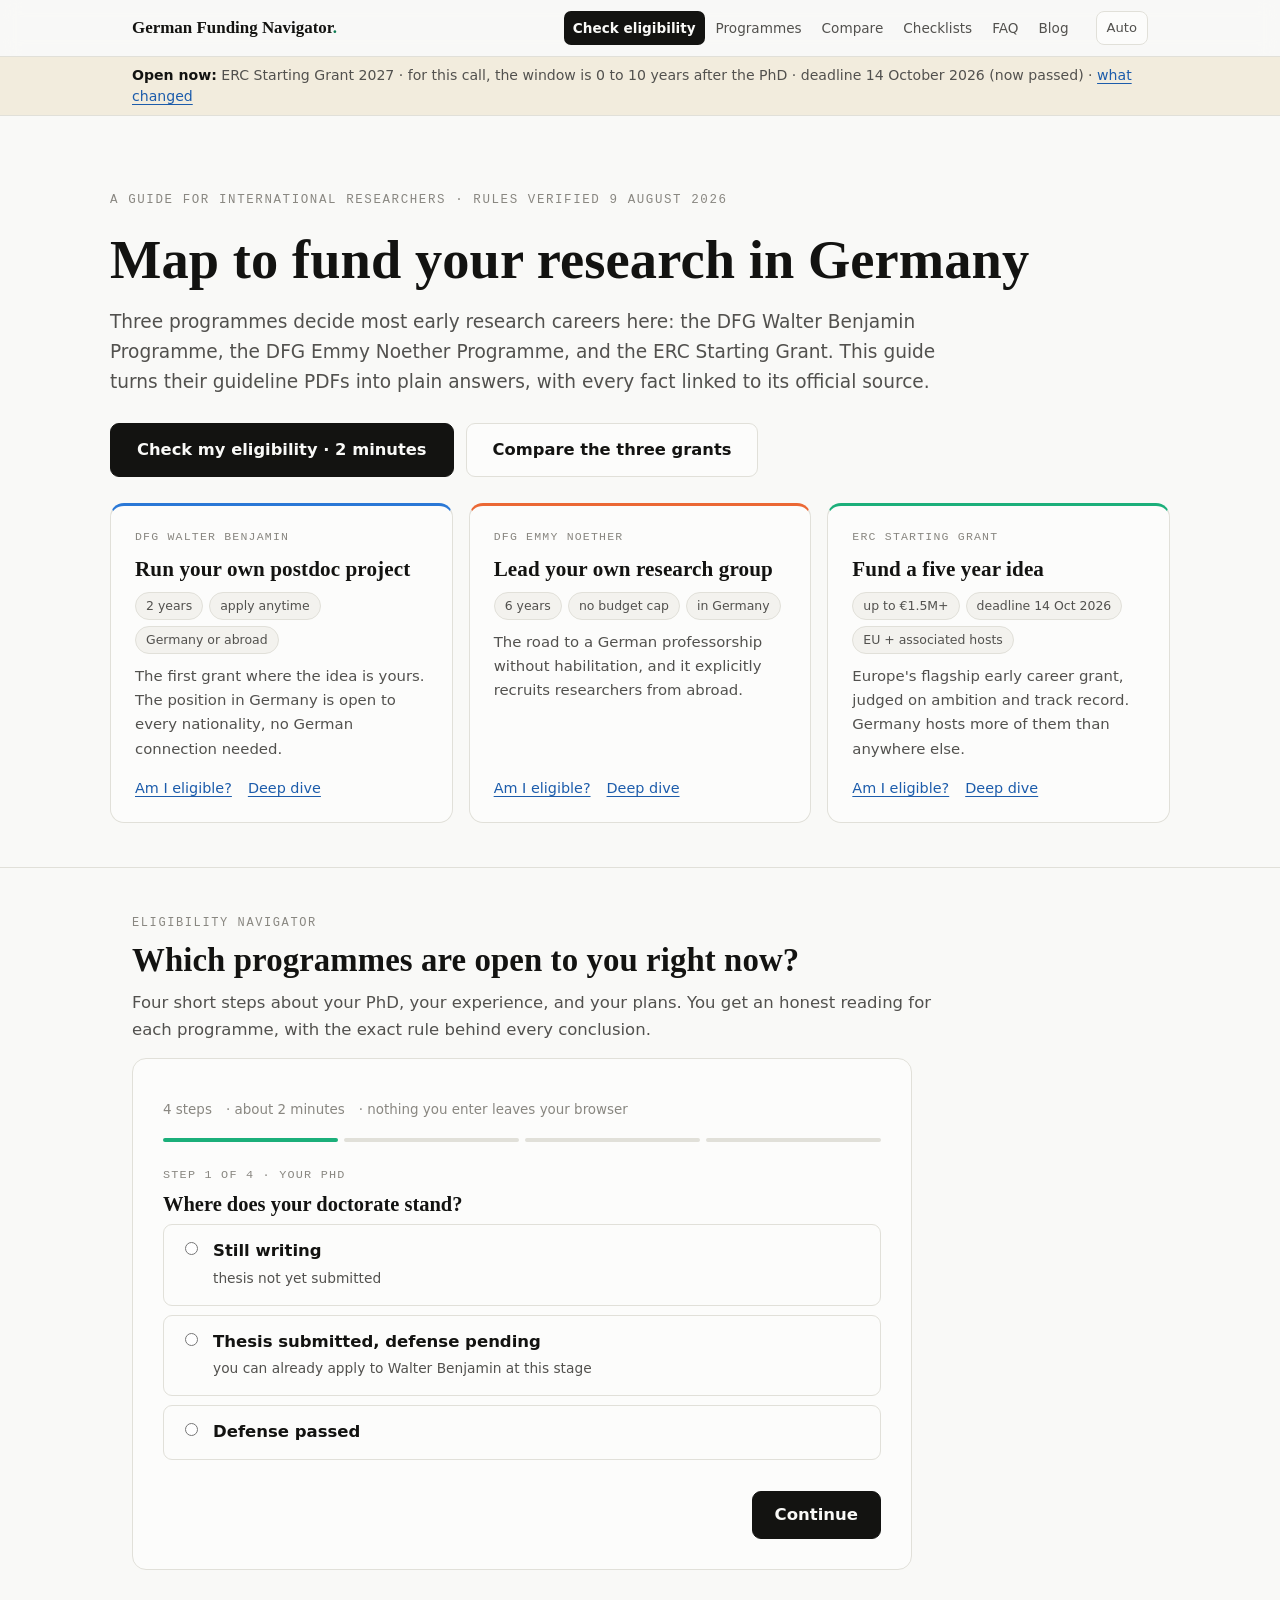
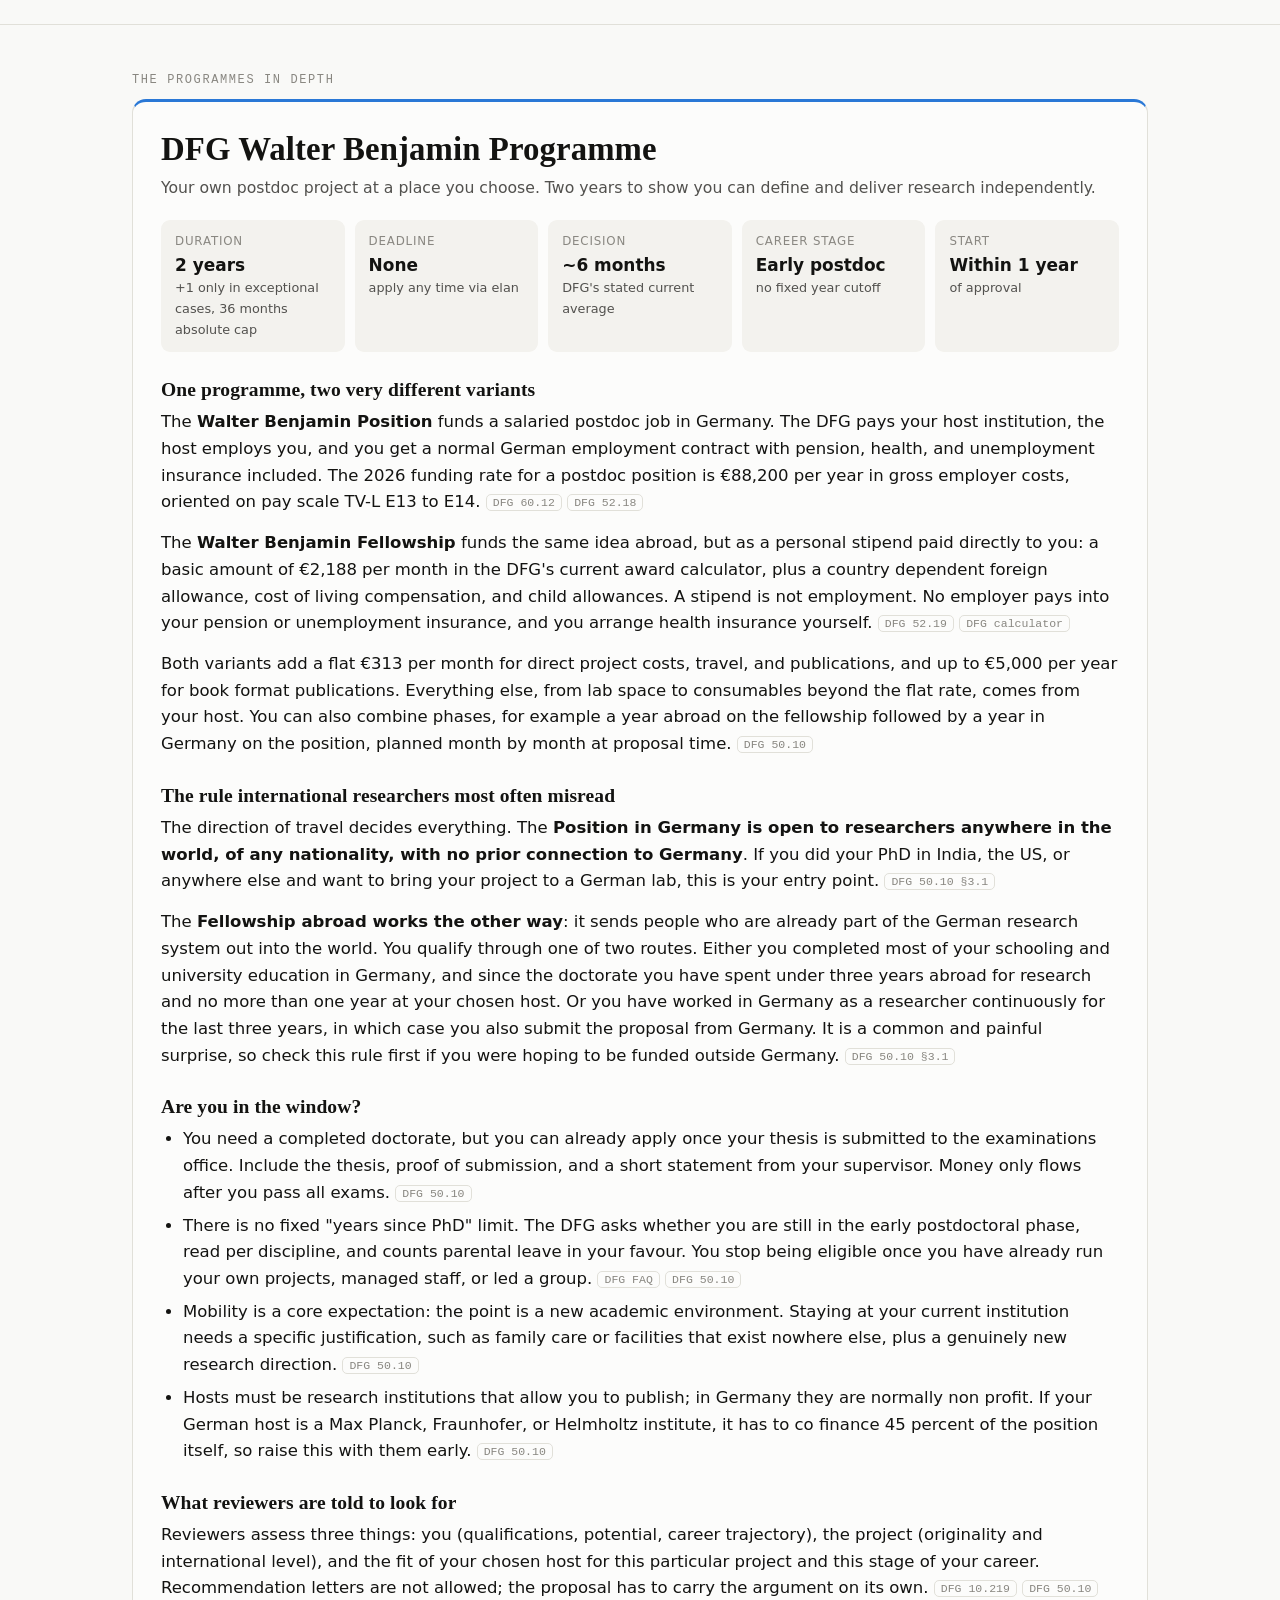
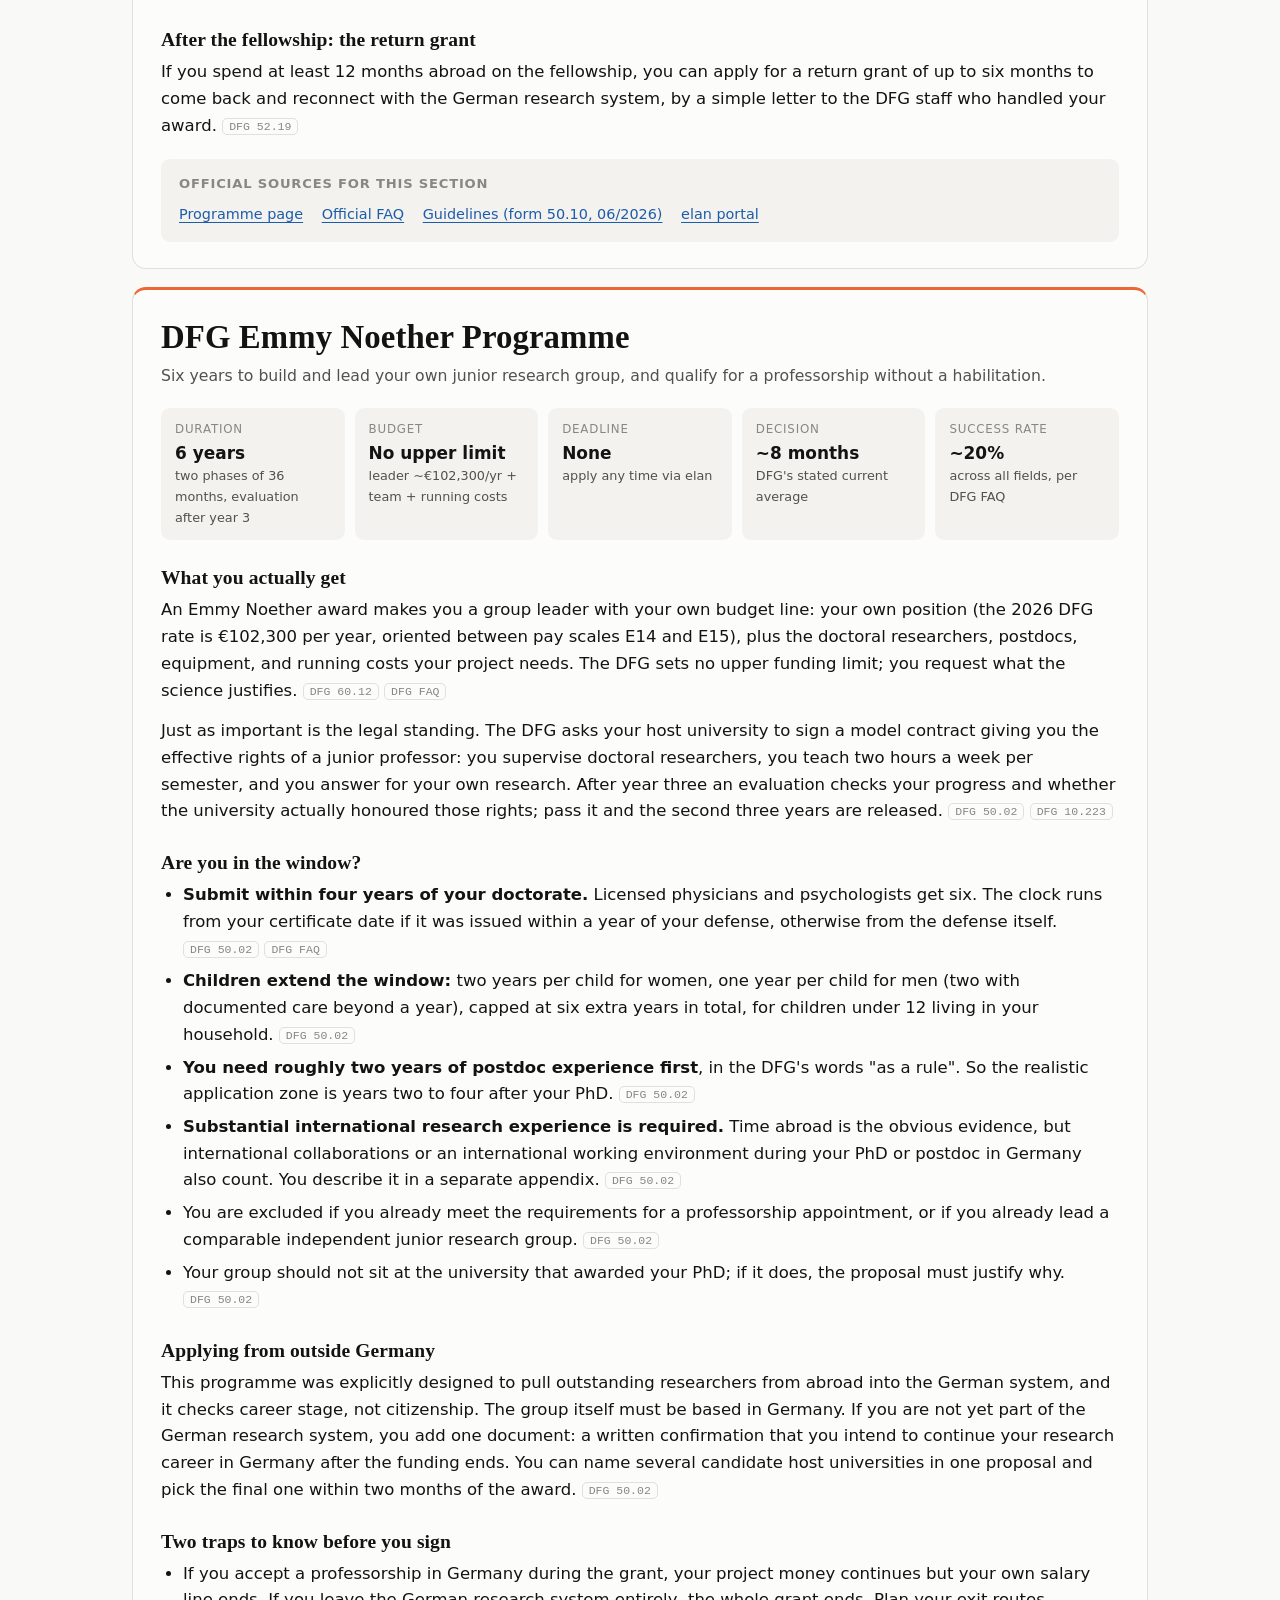
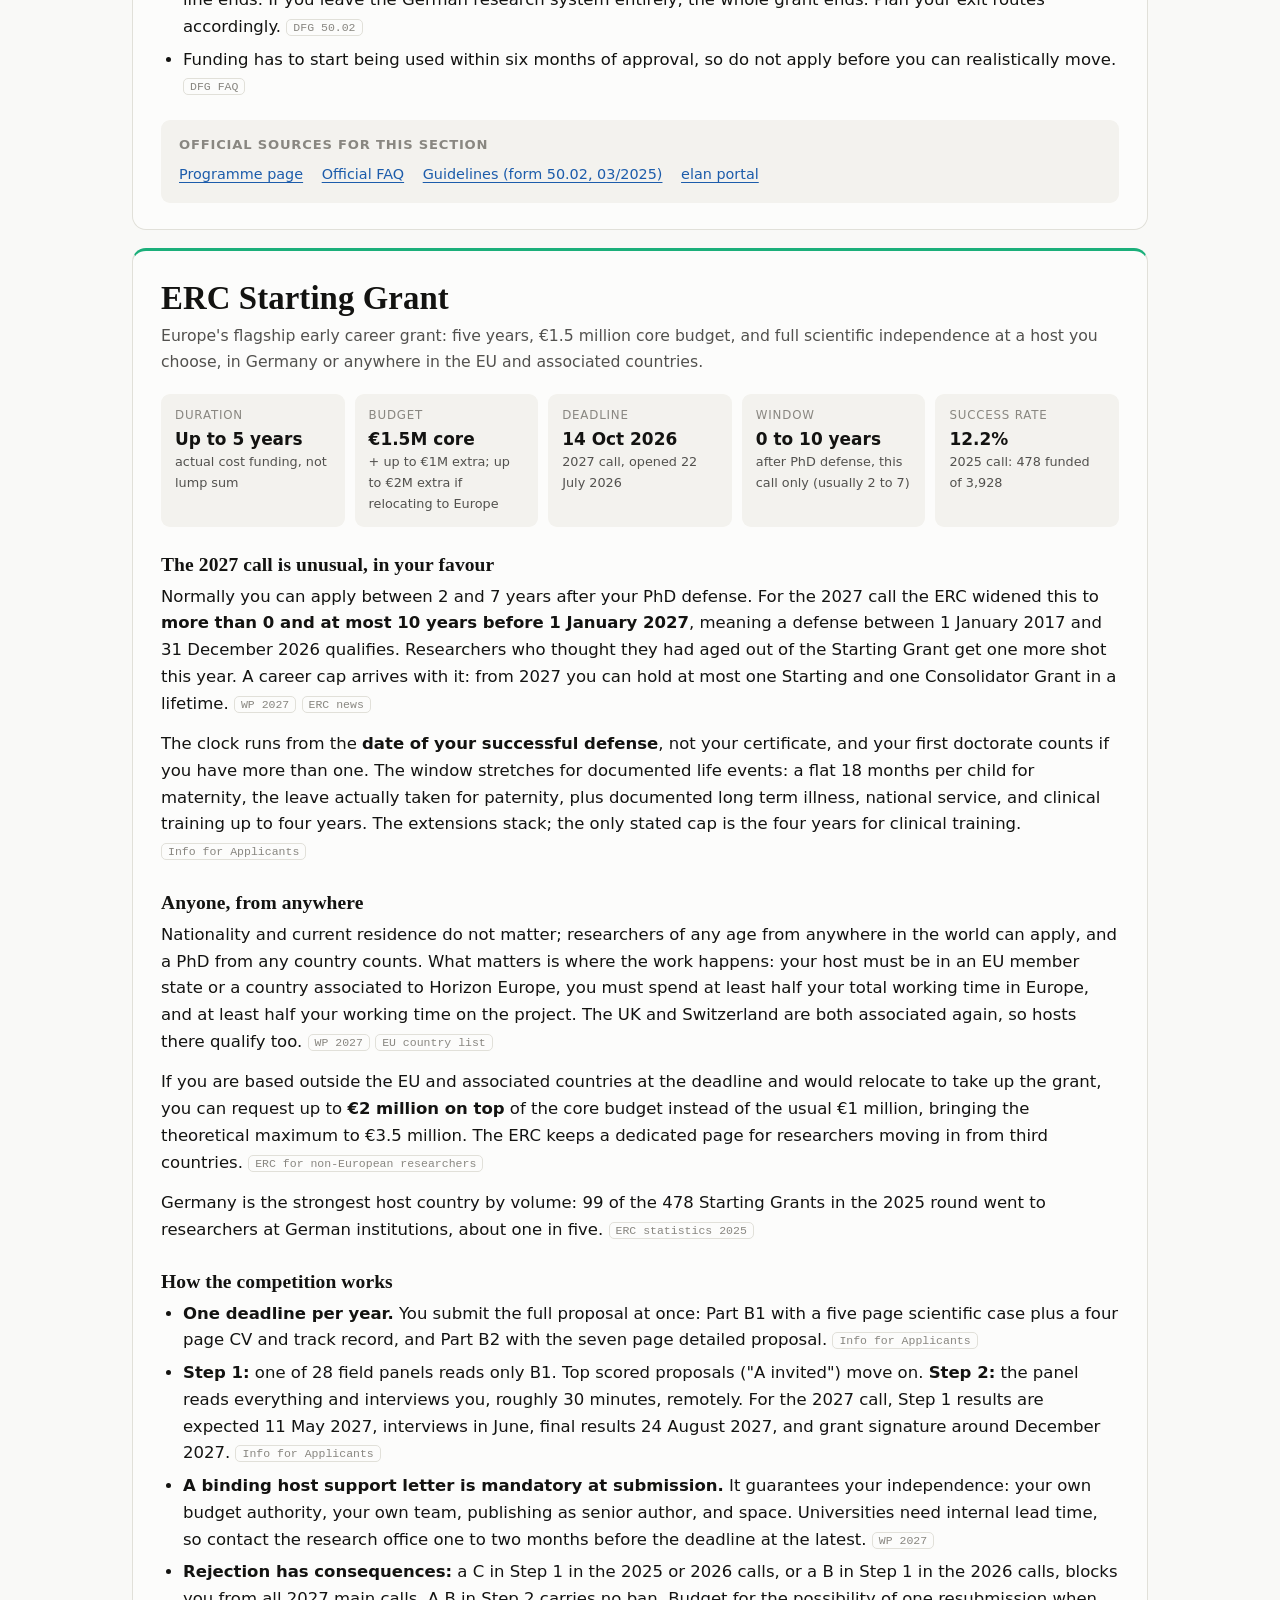
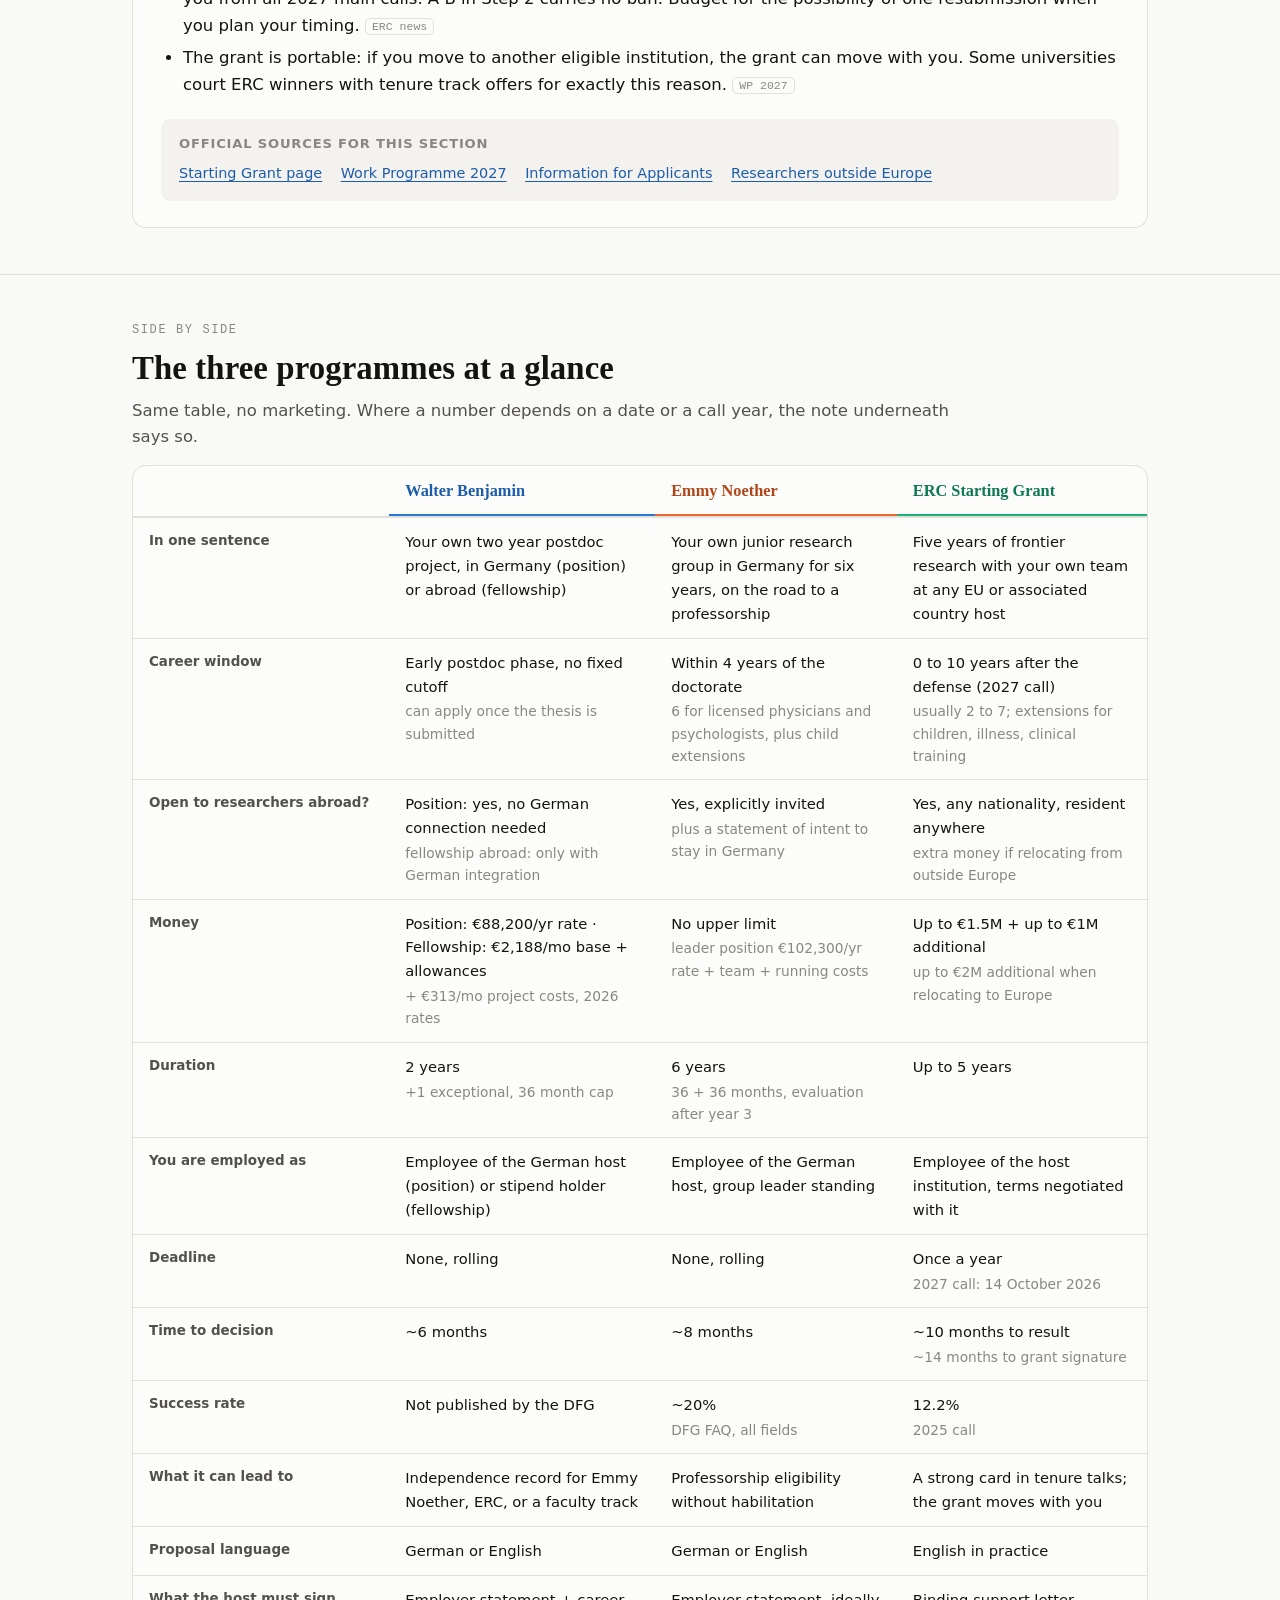
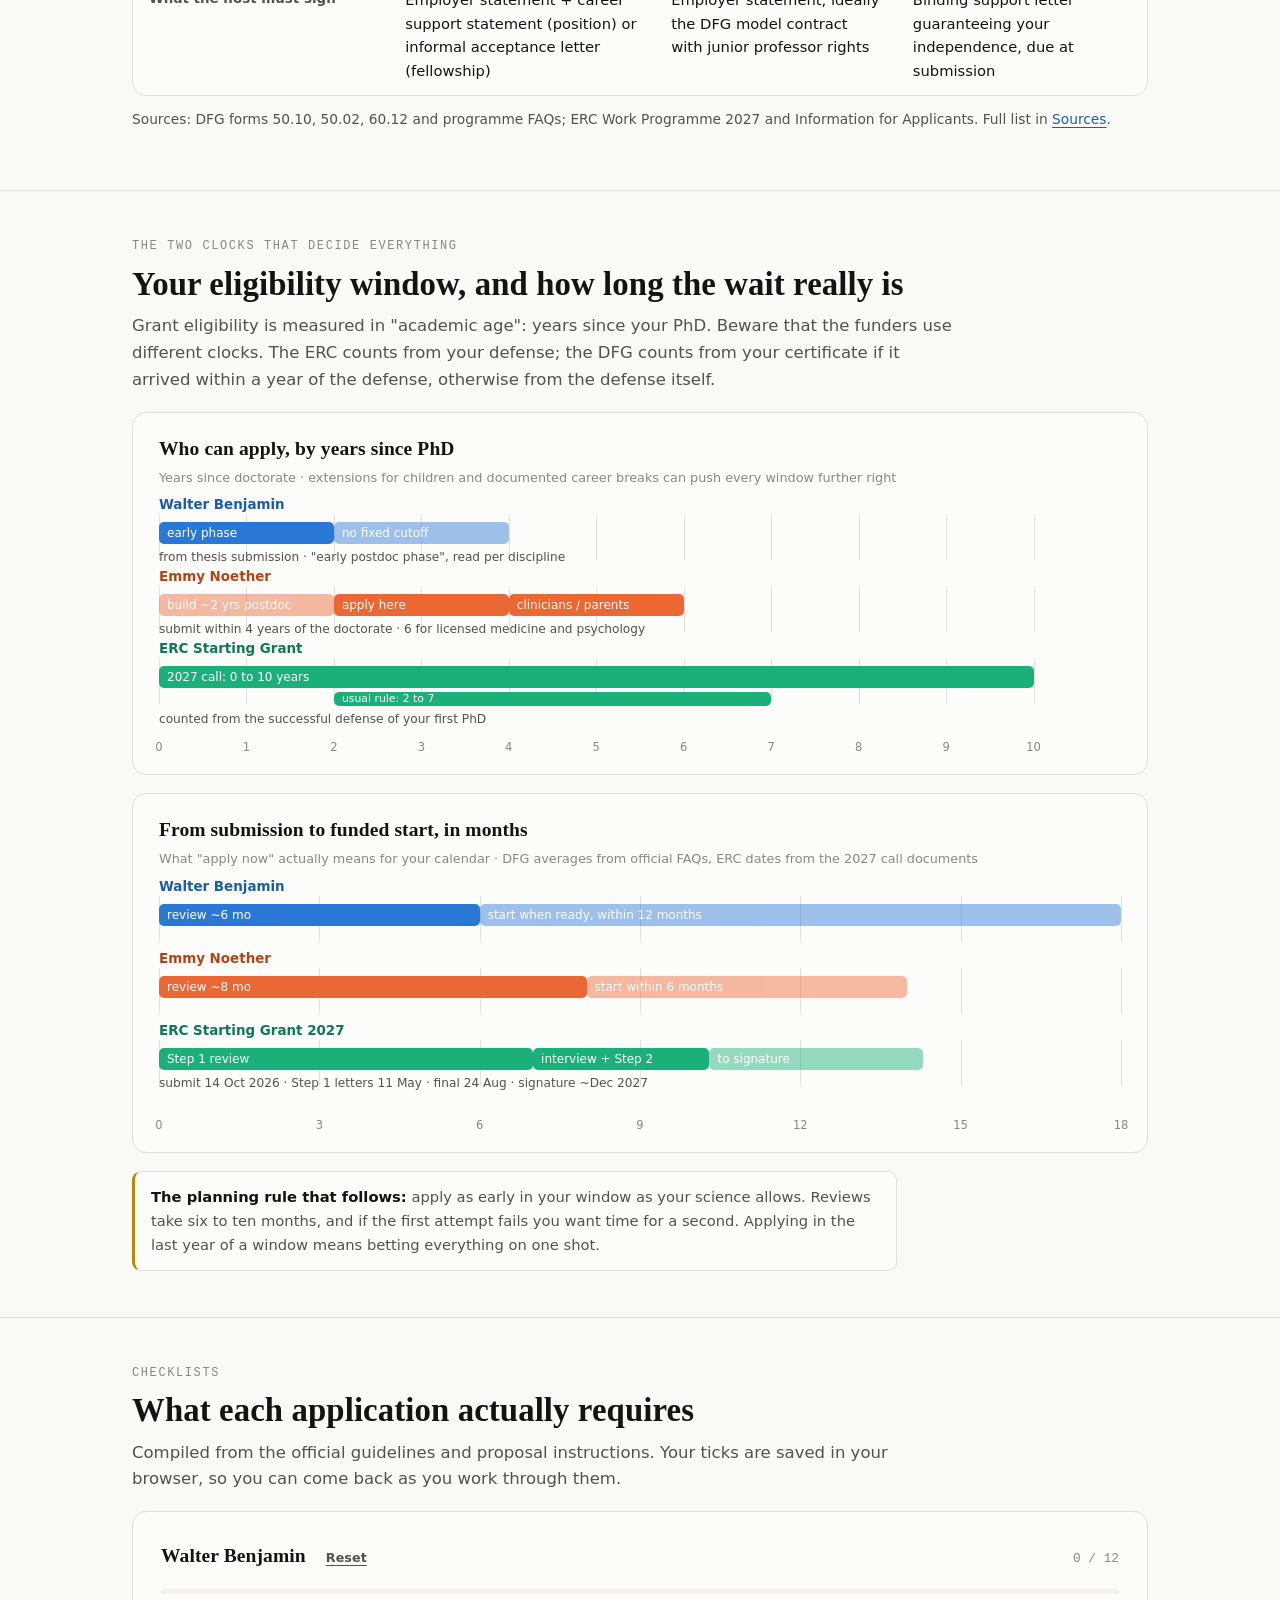
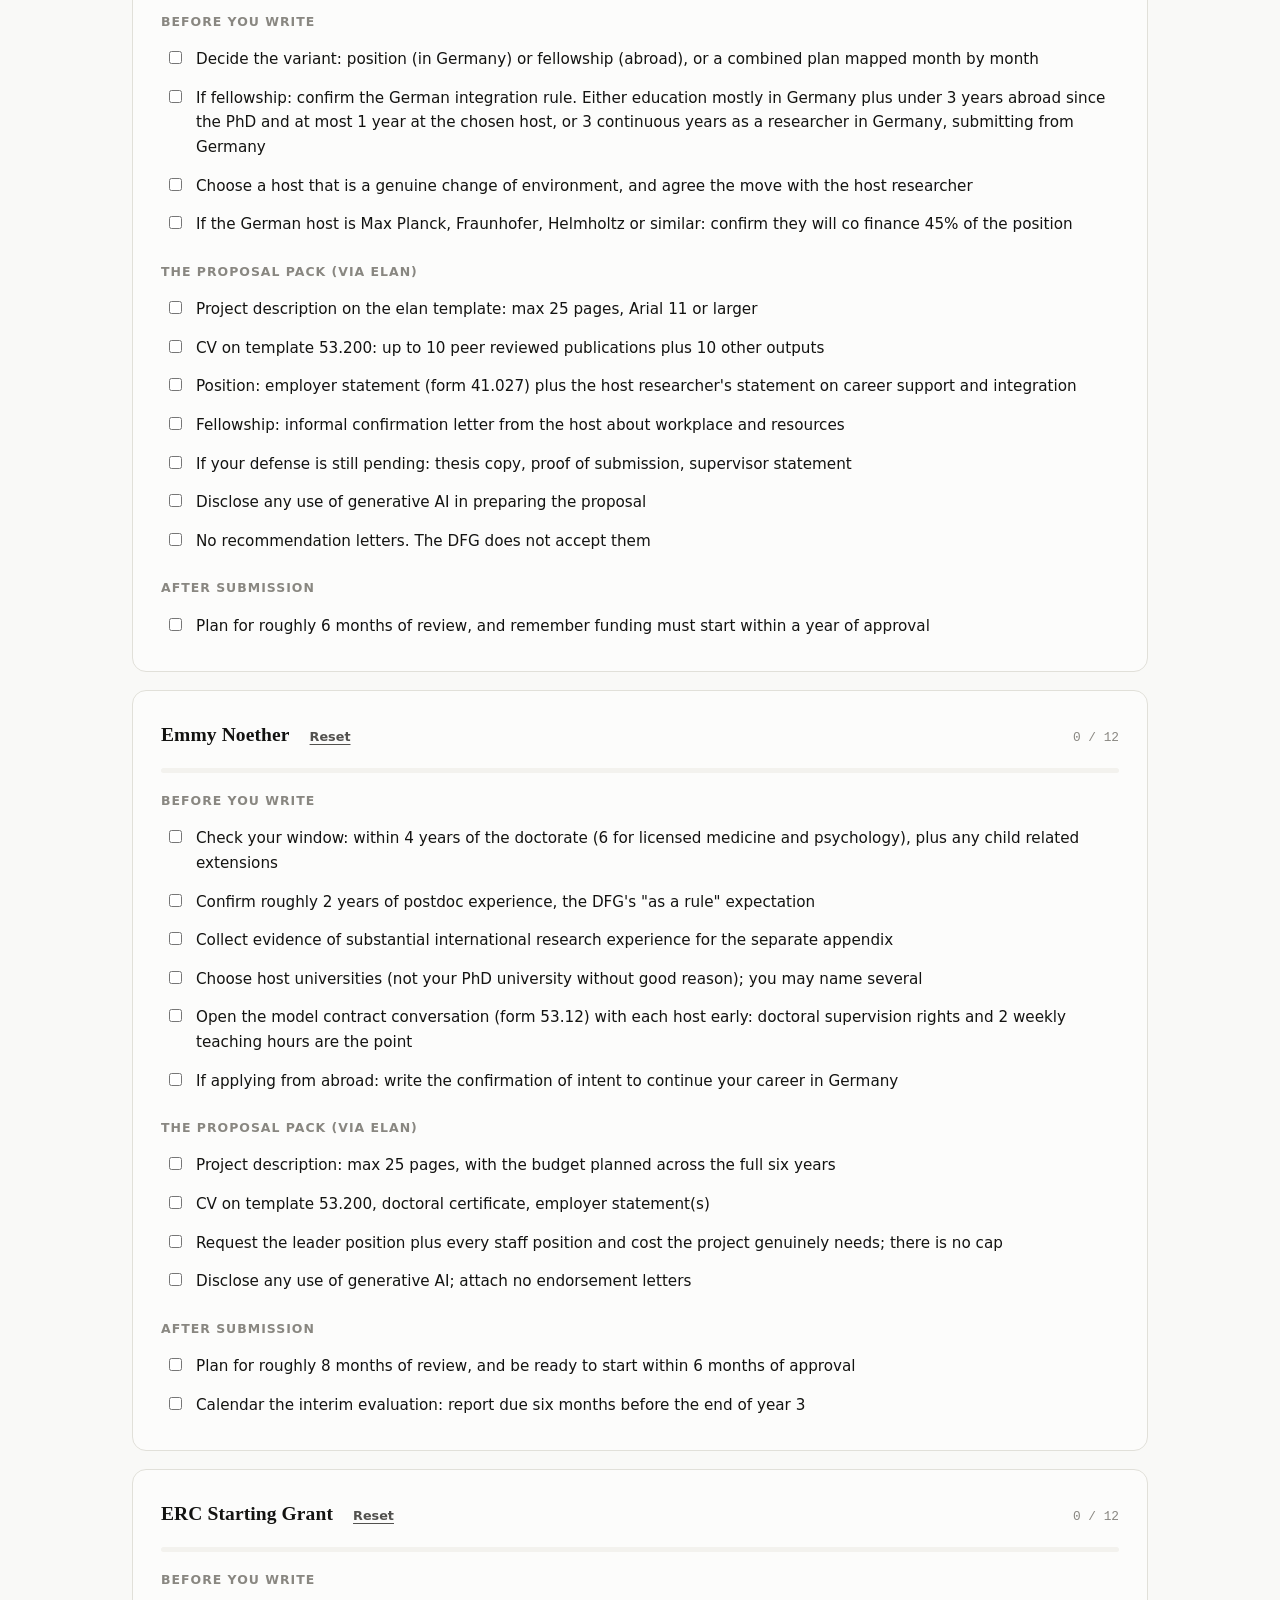
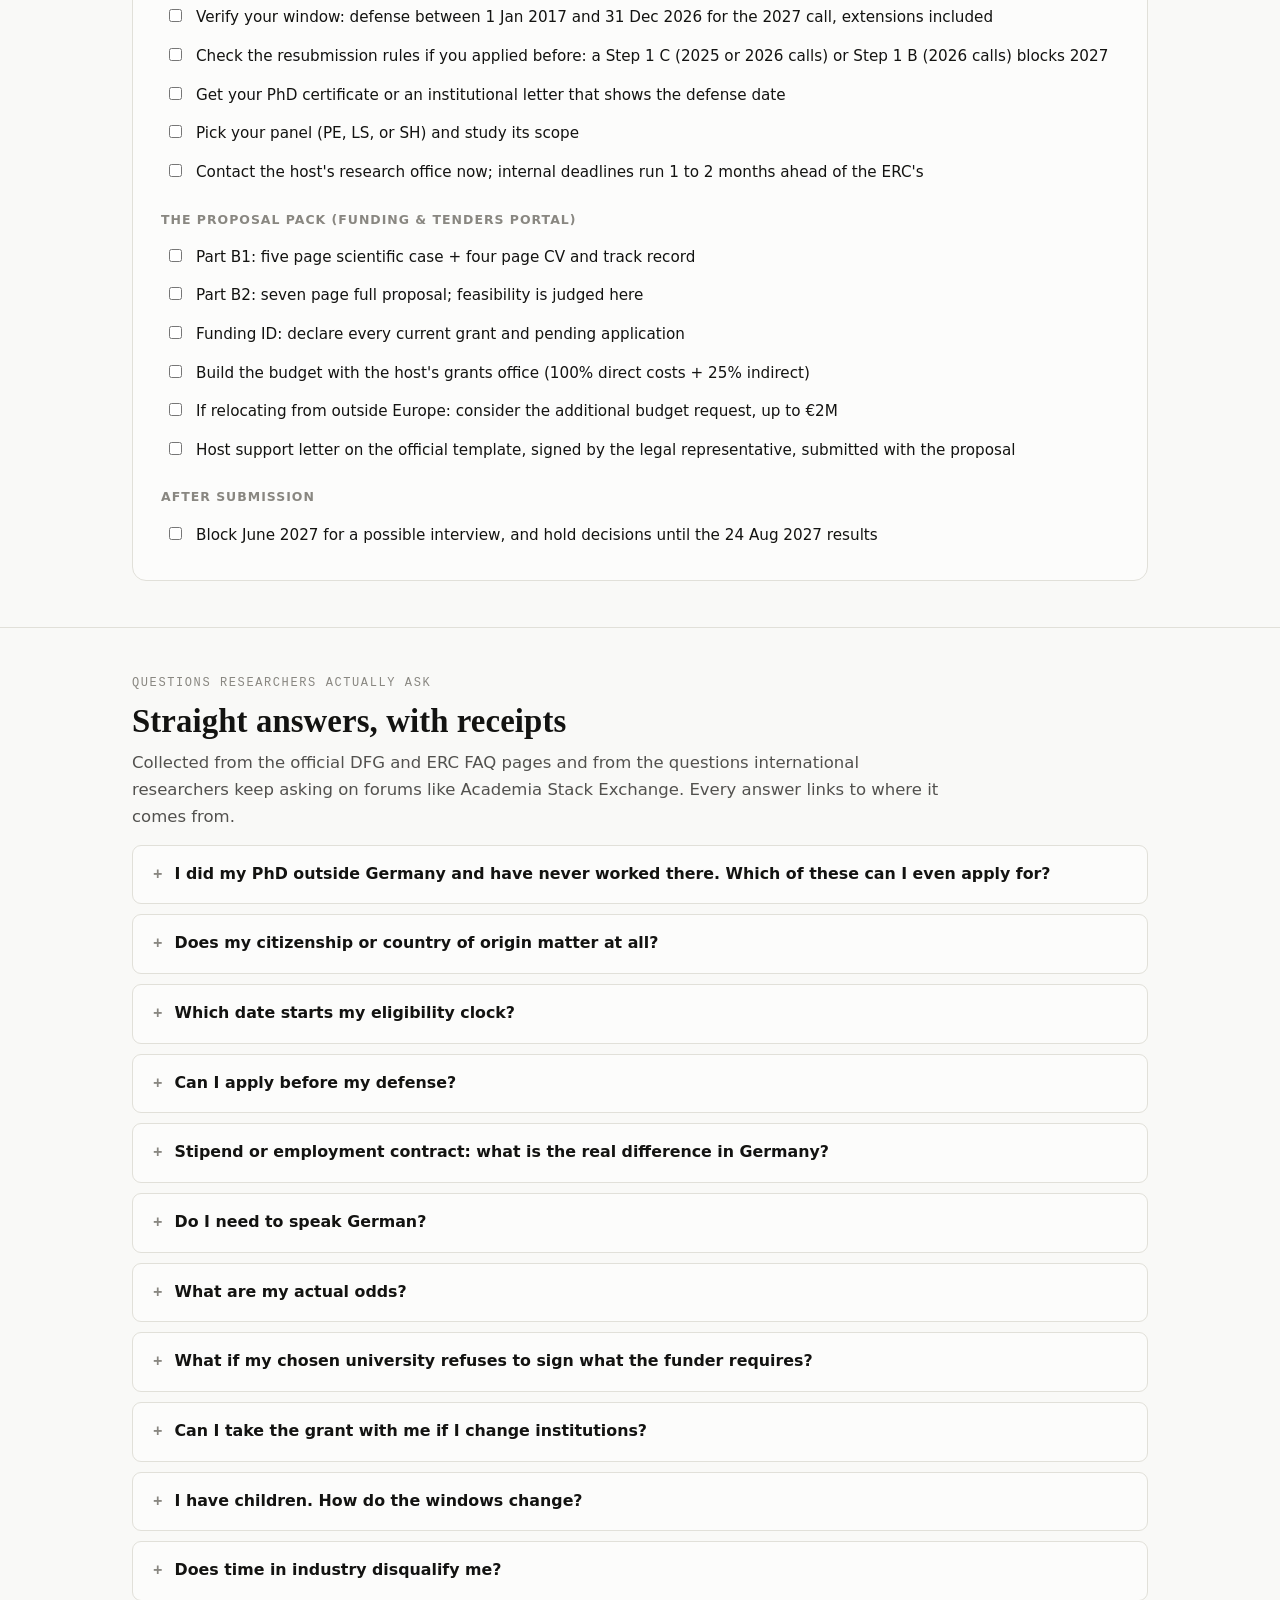
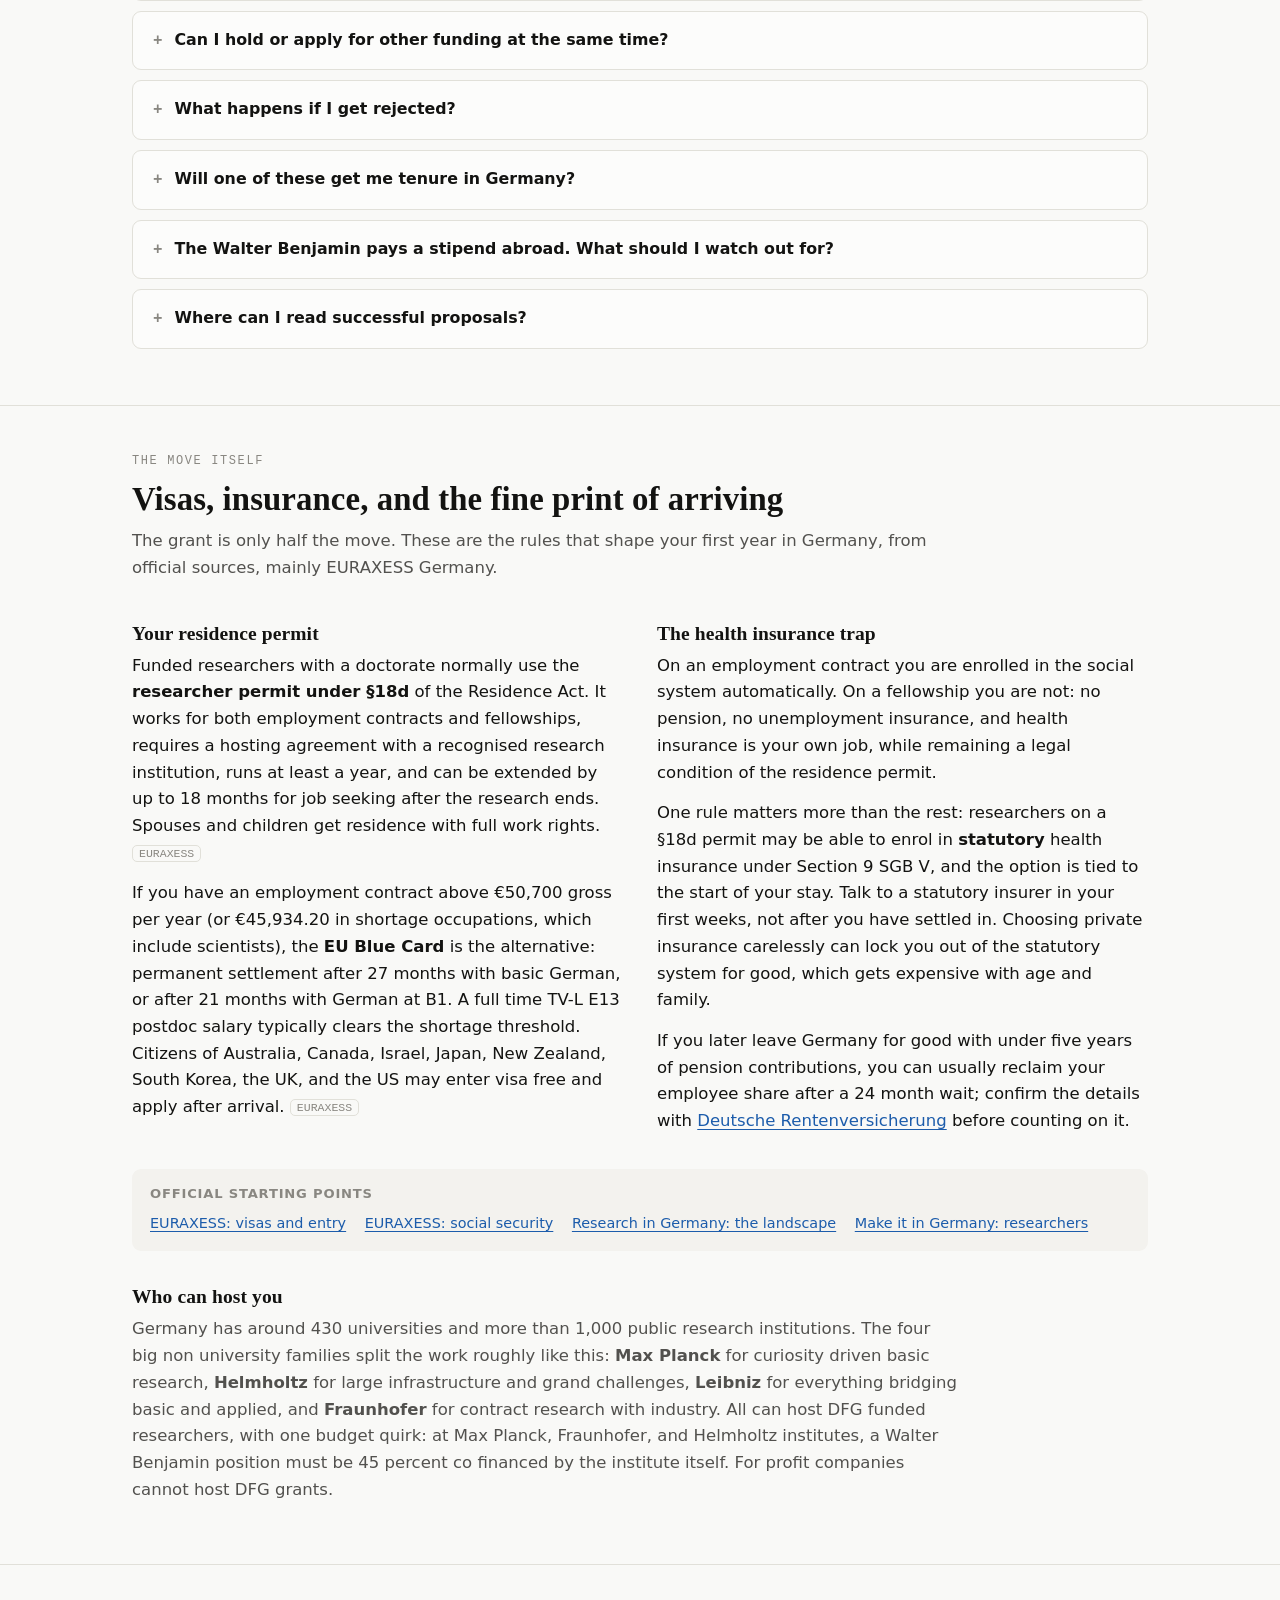
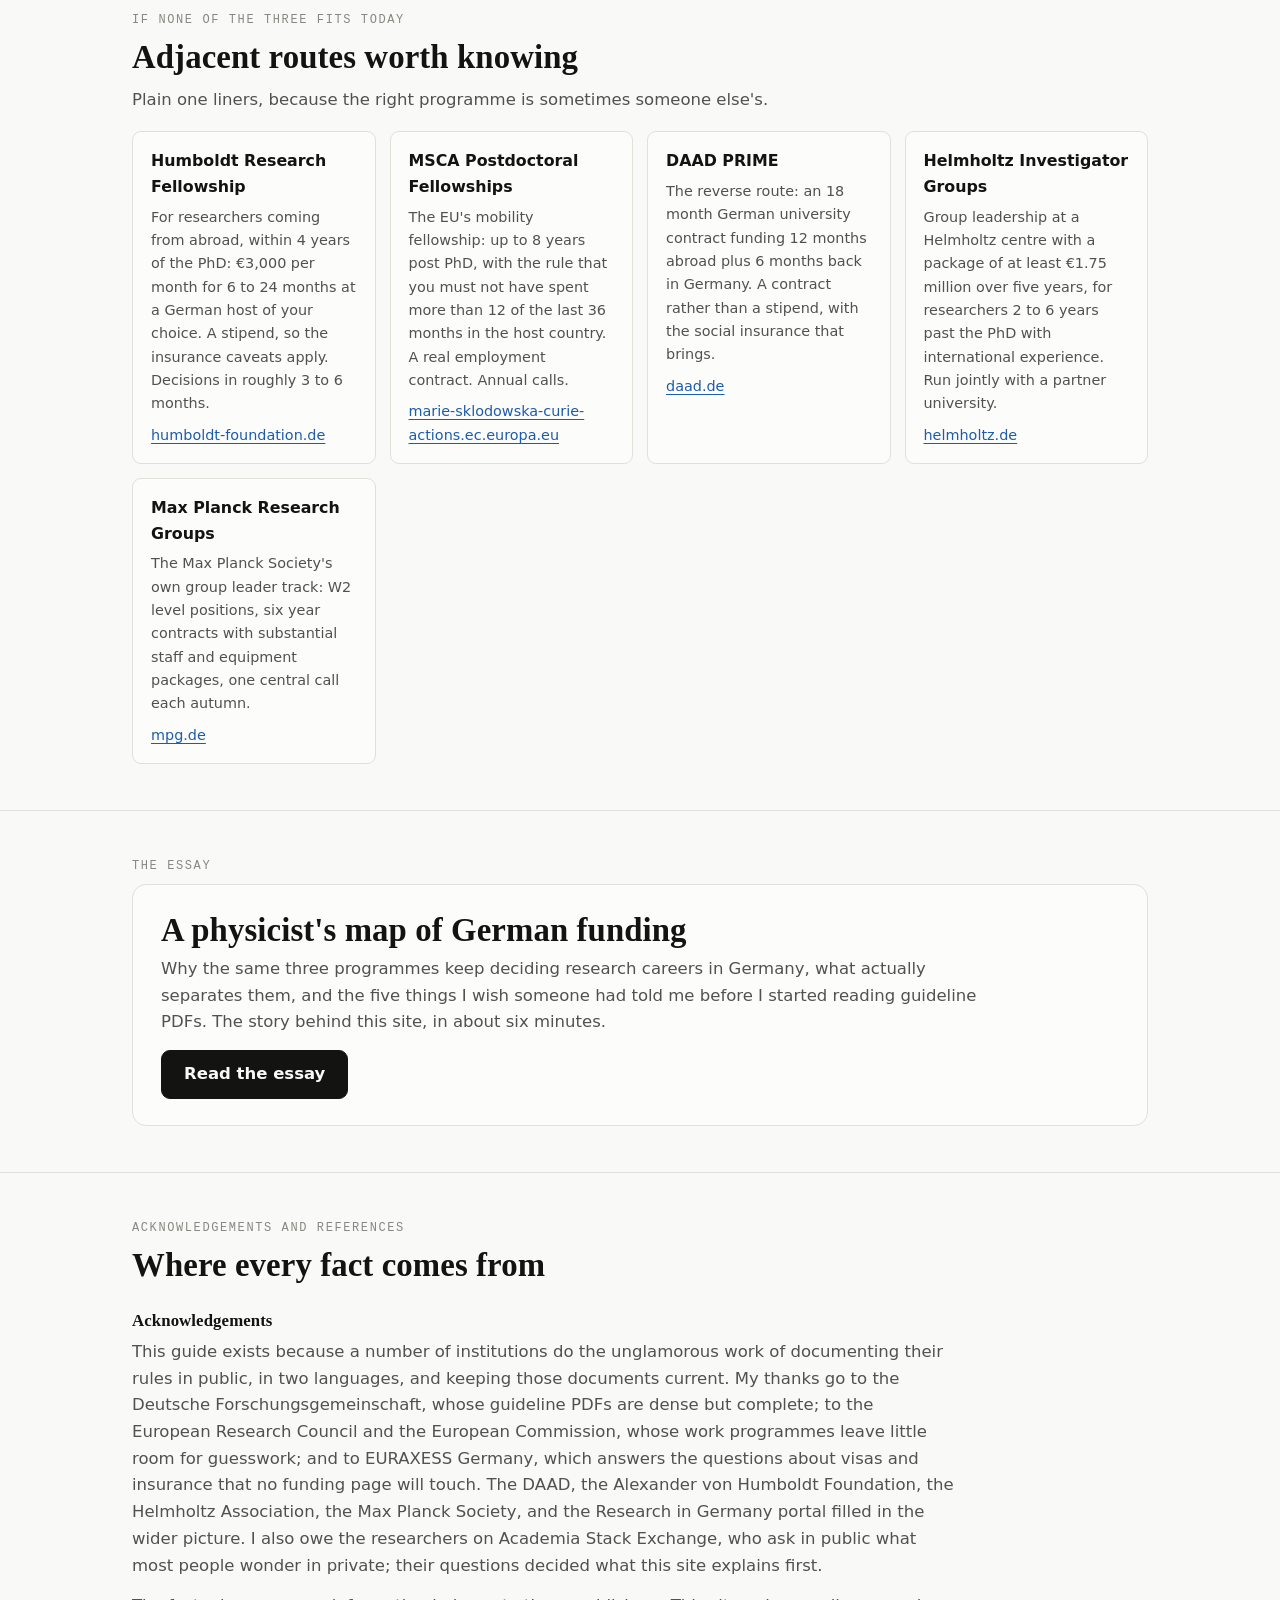
<file: index.html>
<!DOCTYPE html>
<html lang="en">
<head>
<meta charset="UTF-8">
<meta name="viewport" content="width=device-width, initial-scale=1.0">
<title>German Funding Navigator · Walter Benjamin, Emmy Noether, ERC Starting Grant</title>
<meta name="description" content="An interactive guide for international researchers: check your eligibility for the DFG Walter Benjamin Programme, the DFG Emmy Noether Programme, and the ERC Starting Grant, with timelines, checklists, and every fact traced to its official source.">
<meta property="og:title" content="German Funding Navigator">
<meta property="og:description" content="Three funding routes into German research, mapped for international researchers. Eligibility navigator, timelines, checklists, and sources.">
<meta property="og:type" content="website">
<link rel="icon" href="data:image/svg+xml,%3Csvg xmlns='http://www.w3.org/2000/svg' viewBox='0 0 100 100'%3E%3Ccircle cx='50' cy='50' r='46' fill='%231baf7a'/%3E%3Ctext x='50' y='68' font-size='52' text-anchor='middle' fill='white' font-family='Georgia'%3EN%3C/text%3E%3C/svg%3E">
<link rel="stylesheet" href="styles.css">
</head>
<body>
<a class="skip-link" href="#navigator">Skip to the eligibility navigator</a>

<header class="site-head">
  <div class="wrap">
    <a class="brand" href="#top">German Funding Navigator<span class="dot">.</span></a>
    <nav class="site-nav" aria-label="Sections">
      <a class="nav-cta" href="#navigator">Check eligibility</a>
      <a href="#walter-benjamin">Programmes</a>
      <a href="#compare">Compare</a>
      <a href="#checklists">Checklists</a>
      <a href="#faq">FAQ</a>
      <a href="blog.html">Blog</a>
    </nav>
    <button class="theme-btn" id="themeBtn" aria-label="Switch color theme">Theme</button>
  </div>
</header>

<div class="ribbon" role="note">
  <div class="wrap"><strong>Open now:</strong> ERC Starting Grant 2027 · for this call, the window is 0 to 10 years after the PhD · deadline 14 October 2026 (<span id="ercCountdown"></span>) · <a href="#erc">what changed</a></div>
</div>

<main id="top">

<div class="wrap hero">
  <p class="kicker">A guide for international researchers · rules verified 9 August 2026</p>
  <h1>Map to fund your research in Germany</h1>
  <p class="lede">Three programmes decide most early research careers here: the DFG Walter Benjamin Programme, the DFG Emmy Noether Programme, and the ERC Starting Grant. This guide turns their guideline PDFs into plain answers, with every fact linked to its official source.</p>
  <div class="cta-row">
    <a class="btn primary big" href="#navigator">Check my eligibility · 2 minutes</a>
    <a class="btn big" href="#compare">Compare the three grants</a>
  </div>
  <div class="paths">
    <div class="path-card wb">
      <span class="path-eyebrow">DFG Walter Benjamin</span>
      <h3>Run your own postdoc project</h3>
      <div class="path-stats"><span class="stat-pill">2 years</span><span class="stat-pill">apply anytime</span><span class="stat-pill">Germany or abroad</span></div>
      <p>The first grant where the idea is yours. The position in Germany is open to every nationality, no German connection needed.</p>
      <div class="path-links"><a href="#navigator">Am I eligible?</a><a href="#walter-benjamin">Deep dive</a></div>
    </div>
    <div class="path-card en">
      <span class="path-eyebrow">DFG Emmy Noether</span>
      <h3>Lead your own research group</h3>
      <div class="path-stats"><span class="stat-pill">6 years</span><span class="stat-pill">no budget cap</span><span class="stat-pill">in Germany</span></div>
      <p>The road to a German professorship without habilitation, and it explicitly recruits researchers from abroad.</p>
      <div class="path-links"><a href="#navigator">Am I eligible?</a><a href="#emmy-noether">Deep dive</a></div>
    </div>
    <div class="path-card erc">
      <span class="path-eyebrow">ERC Starting Grant</span>
      <h3>Fund a five year idea</h3>
      <div class="path-stats"><span class="stat-pill">up to €1.5M+</span><span class="stat-pill">deadline 14 Oct 2026</span><span class="stat-pill">EU + associated hosts</span></div>
      <p>Europe's flagship early career grant, judged on ambition and track record. Germany hosts more of them than anywhere else.</p>
      <div class="path-links"><a href="#navigator">Am I eligible?</a><a href="#erc">Deep dive</a></div>
    </div>
  </div>
</div>

<hr class="rule">

<!-- ============ NAVIGATOR ============ -->
<section id="navigator">
  <div class="wrap">
    <p class="sec-label">Eligibility navigator</p>
    <h2>Which programmes are open to you right now?</h2>
    <p class="sec-intro">Four short steps about your PhD, your experience, and your plans. You get an honest reading for each programme, with the exact rule behind every conclusion.</p>

    <div class="wizard" id="wizard" aria-live="polite">
      <div class="wiz-meta"><span>4 steps</span><span>about 2 minutes</span><span>nothing you enter leaves your browser</span></div>
      <div class="wiz-progress" id="wizProgress" aria-hidden="true"></div>
      <div id="wizBody"><!-- steps rendered by script --></div>
      <div class="wiz-nav">
        <button class="btn ghost" id="wizBack" type="button">Back</button>
        <button class="btn primary" id="wizNext" type="button">Continue</button>
      </div>
    </div>

    <div class="verdicts wrap-inner" id="verdicts" hidden></div>
  </div>
</section>

<hr class="rule">
<!-- ============ DEEP DIVES ============ -->
<section id="walter-benjamin">
  <div class="wrap">
    <p class="sec-label">The programmes in depth</p>

    <div class="card prog-card wb">
      <h2>DFG Walter Benjamin Programme</h2>
      <p class="prog-sub">Your own postdoc project at a place you choose. Two years to show you can define and deliver research independently.</p>

      <div class="tile-row">
        <div class="tile"><div class="t-label">Duration</div><div class="t-value">2 years</div><div class="t-note">+1 only in exceptional cases, 36 months absolute cap</div></div>
        <div class="tile"><div class="t-label">Deadline</div><div class="t-value">None</div><div class="t-note">apply any time via elan</div></div>
        <div class="tile"><div class="t-label">Decision</div><div class="t-value">~6 months</div><div class="t-note">DFG's stated current average</div></div>
        <div class="tile"><div class="t-label">Career stage</div><div class="t-value">Early postdoc</div><div class="t-note">no fixed year cutoff</div></div>
        <div class="tile"><div class="t-label">Start</div><div class="t-value">Within 1 year</div><div class="t-note">of approval</div></div>
      </div>

      <h3>One programme, two very different variants</h3>
      <p>The <strong>Walter Benjamin Position</strong> funds a salaried postdoc job in Germany. The DFG pays your host institution, the host employs you, and you get a normal German employment contract with pension, health, and unemployment insurance included. The 2026 funding rate for a postdoc position is €88,200 per year in gross employer costs, oriented on pay scale TV-L E13 to E14. <a class="src" href="https://www.dfg.de/resource/blob/368646/60-12-2026-en.pdf" target="_blank" rel="noopener">DFG 60.12</a> <a class="src" href="https://www.dfg.de/resource/blob/168198/52-18-en.pdf" target="_blank" rel="noopener">DFG 52.18</a></p>
      <p>The <strong>Walter Benjamin Fellowship</strong> funds the same idea abroad, but as a personal stipend paid directly to you: a basic amount of €2,188 per month in the DFG's current award calculator, plus a country dependent foreign allowance, cost of living compensation, and child allowances. A stipend is not employment. No employer pays into your pension or unemployment insurance, and you arrange health insurance yourself. <a class="src" href="https://www.dfg.de/resource/blob/168202/52-19-en.pdf" target="_blank" rel="noopener">DFG 52.19</a> <a class="src" href="https://www.dfg.de/en/research-funding/funding-opportunities/programmes/individual/research-fellowships/calculator" target="_blank" rel="noopener">DFG calculator</a></p>
      <p>Both variants add a flat €313 per month for direct project costs, travel, and publications, and up to €5,000 per year for book format publications. Everything else, from lab space to consumables beyond the flat rate, comes from your host. You can also combine phases, for example a year abroad on the fellowship followed by a year in Germany on the position, planned month by month at proposal time. <a class="src" href="https://www.dfg.de/resource/blob/168116/50-10-en.pdf" target="_blank" rel="noopener">DFG 50.10</a></p>

      <h3>The rule international researchers most often misread</h3>
      <p>The direction of travel decides everything. The <strong>Position in Germany is open to researchers anywhere in the world, of any nationality, with no prior connection to Germany</strong>. If you did your PhD in India, the US, or anywhere else and want to bring your project to a German lab, this is your entry point. <a class="src" href="https://www.dfg.de/resource/blob/168116/50-10-en.pdf" target="_blank" rel="noopener">DFG 50.10 §3.1</a></p>
      <p>The <strong>Fellowship abroad works the other way</strong>: it sends people who are already part of the German research system out into the world. You qualify through one of two routes. Either you completed most of your schooling and university education in Germany, and since the doctorate you have spent under three years abroad for research and no more than one year at your chosen host. Or you have worked in Germany as a researcher continuously for the last three years, in which case you also submit the proposal from Germany. It is a common and painful surprise, so check this rule first if you were hoping to be funded outside Germany. <a class="src" href="https://www.dfg.de/resource/blob/168116/50-10-en.pdf" target="_blank" rel="noopener">DFG 50.10 §3.1</a></p>

      <h3>Are you in the window?</h3>
      <ul>
        <li>You need a completed doctorate, but you can already apply once your thesis is submitted to the examinations office. Include the thesis, proof of submission, and a short statement from your supervisor. Money only flows after you pass all exams. <a class="src" href="https://www.dfg.de/resource/blob/168116/50-10-en.pdf" target="_blank" rel="noopener">DFG 50.10</a></li>
        <li>There is no fixed "years since PhD" limit. The DFG asks whether you are still in the early postdoctoral phase, read per discipline, and counts parental leave in your favour. You stop being eligible once you have already run your own projects, managed staff, or led a group. <a class="src" href="https://www.dfg.de/en/research-funding/proposal-funding-process/faq/walter-benjamin" target="_blank" rel="noopener">DFG FAQ</a> <a class="src" href="https://www.dfg.de/resource/blob/168116/50-10-en.pdf" target="_blank" rel="noopener">DFG 50.10</a></li>
        <li>Mobility is a core expectation: the point is a new academic environment. Staying at your current institution needs a specific justification, such as family care or facilities that exist nowhere else, plus a genuinely new research direction. <a class="src" href="https://www.dfg.de/resource/blob/168116/50-10-en.pdf" target="_blank" rel="noopener">DFG 50.10</a></li>
        <li>Hosts must be research institutions that allow you to publish; in Germany they are normally non profit. If your German host is a Max Planck, Fraunhofer, or Helmholtz institute, it has to co finance 45 percent of the position itself, so raise this with them early. <a class="src" href="https://www.dfg.de/resource/blob/168116/50-10-en.pdf" target="_blank" rel="noopener">DFG 50.10</a></li>
      </ul>

      <h3>What reviewers are told to look for</h3>
      <p>Reviewers assess three things: you (qualifications, potential, career trajectory), the project (originality and international level), and the fit of your chosen host for this particular project and this stage of your career. Recommendation letters are not allowed; the proposal has to carry the argument on its own. <a class="src" href="https://www.dfg.de/resource/blob/167470/10-219-en.pdf" target="_blank" rel="noopener">DFG 10.219</a> <a class="src" href="https://www.dfg.de/resource/blob/168116/50-10-en.pdf" target="_blank" rel="noopener">DFG 50.10</a></p>

      <h3>After the fellowship: the return grant</h3>
      <p>If you spend at least 12 months abroad on the fellowship, you can apply for a return grant of up to six months to come back and reconnect with the German research system, by a simple letter to the DFG staff who handled your award. <a class="src" href="https://www.dfg.de/resource/blob/168202/52-19-en.pdf" target="_blank" rel="noopener">DFG 52.19</a></p>

      <div class="linkbox">
        <strong>Official sources for this section</strong>
        <a href="https://www.dfg.de/en/research-funding/funding-opportunities/programmes/individual/walter-benjamin" target="_blank" rel="noopener">Programme page</a>
        <a href="https://www.dfg.de/en/research-funding/proposal-funding-process/faq/walter-benjamin" target="_blank" rel="noopener">Official FAQ</a>
        <a href="https://www.dfg.de/resource/blob/168116/50-10-en.pdf" target="_blank" rel="noopener">Guidelines (form 50.10, 06/2026)</a>
        <a href="https://elan.dfg.de/" target="_blank" rel="noopener">elan portal</a>
      </div>
    </div>

    <div class="card prog-card en" id="emmy-noether">
      <h2>DFG Emmy Noether Programme</h2>
      <p class="prog-sub">Six years to build and lead your own junior research group, and qualify for a professorship without a habilitation.</p>

      <div class="tile-row">
        <div class="tile"><div class="t-label">Duration</div><div class="t-value">6 years</div><div class="t-note">two phases of 36 months, evaluation after year 3</div></div>
        <div class="tile"><div class="t-label">Budget</div><div class="t-value">No upper limit</div><div class="t-note">leader ~€102,300/yr + team + running costs</div></div>
        <div class="tile"><div class="t-label">Deadline</div><div class="t-value">None</div><div class="t-note">apply any time via elan</div></div>
        <div class="tile"><div class="t-label">Decision</div><div class="t-value">~8 months</div><div class="t-note">DFG's stated current average</div></div>
        <div class="tile"><div class="t-label">Success rate</div><div class="t-value">~20%</div><div class="t-note">across all fields, per DFG FAQ</div></div>
      </div>

      <h3>What you actually get</h3>
      <p>An Emmy Noether award makes you a group leader with your own budget line: your own position (the 2026 DFG rate is €102,300 per year, oriented between pay scales E14 and E15), plus the doctoral researchers, postdocs, equipment, and running costs your project needs. The DFG sets no upper funding limit; you request what the science justifies. <a class="src" href="https://www.dfg.de/resource/blob/368646/60-12-2026-en.pdf" target="_blank" rel="noopener">DFG 60.12</a> <a class="src" href="https://www.dfg.de/en/research-funding/funding-opportunities/programmes/individual/emmy-noether/faq" target="_blank" rel="noopener">DFG FAQ</a></p>
      <p>Just as important is the legal standing. The DFG asks your host university to sign a model contract giving you the effective rights of a junior professor: you supervise doctoral researchers, you teach two hours a week per semester, and you answer for your own research. After year three an evaluation checks your progress and whether the university actually honoured those rights; pass it and the second three years are released. <a class="src" href="https://www.dfg.de/resource/blob/168076/50-02-en.pdf" target="_blank" rel="noopener">DFG 50.02</a> <a class="src" href="https://www.dfg.de/resource/blob/167484/10-223-en.pdf" target="_blank" rel="noopener">DFG 10.223</a></p>

      <h3>Are you in the window?</h3>
      <ul>
        <li><strong>Submit within four years of your doctorate.</strong> Licensed physicians and psychologists get six. The clock runs from your certificate date if it was issued within a year of your defense, otherwise from the defense itself. <a class="src" href="https://www.dfg.de/resource/blob/168076/50-02-en.pdf" target="_blank" rel="noopener">DFG 50.02</a> <a class="src" href="https://www.dfg.de/en/research-funding/funding-opportunities/programmes/individual/emmy-noether/faq" target="_blank" rel="noopener">DFG FAQ</a></li>
        <li><strong>Children extend the window:</strong> two years per child for women, one year per child for men (two with documented care beyond a year), capped at six extra years in total, for children under 12 living in your household. <a class="src" href="https://www.dfg.de/resource/blob/168076/50-02-en.pdf" target="_blank" rel="noopener">DFG 50.02</a></li>
        <li><strong>You need roughly two years of postdoc experience first</strong>, in the DFG's words "as a rule". So the realistic application zone is years two to four after your PhD. <a class="src" href="https://www.dfg.de/resource/blob/168076/50-02-en.pdf" target="_blank" rel="noopener">DFG 50.02</a></li>
        <li><strong>Substantial international research experience is required.</strong> Time abroad is the obvious evidence, but international collaborations or an international working environment during your PhD or postdoc in Germany also count. You describe it in a separate appendix. <a class="src" href="https://www.dfg.de/resource/blob/168076/50-02-en.pdf" target="_blank" rel="noopener">DFG 50.02</a></li>
        <li>You are excluded if you already meet the requirements for a professorship appointment, or if you already lead a comparable independent junior research group. <a class="src" href="https://www.dfg.de/resource/blob/168076/50-02-en.pdf" target="_blank" rel="noopener">DFG 50.02</a></li>
        <li>Your group should not sit at the university that awarded your PhD; if it does, the proposal must justify why. <a class="src" href="https://www.dfg.de/resource/blob/168076/50-02-en.pdf" target="_blank" rel="noopener">DFG 50.02</a></li>
      </ul>

      <h3>Applying from outside Germany</h3>
      <p>This programme was explicitly designed to pull outstanding researchers from abroad into the German system, and it checks career stage, not citizenship. The group itself must be based in Germany. If you are not yet part of the German research system, you add one document: a written confirmation that you intend to continue your research career in Germany after the funding ends. You can name several candidate host universities in one proposal and pick the final one within two months of the award. <a class="src" href="https://www.dfg.de/resource/blob/168076/50-02-en.pdf" target="_blank" rel="noopener">DFG 50.02</a></p>

      <h3>Two traps to know before you sign</h3>
      <ul>
        <li>If you accept a professorship in Germany during the grant, your project money continues but your own salary line ends. If you leave the German research system entirely, the whole grant ends. Plan your exit routes accordingly. <a class="src" href="https://www.dfg.de/resource/blob/168076/50-02-en.pdf" target="_blank" rel="noopener">DFG 50.02</a></li>
        <li>Funding has to start being used within six months of approval, so do not apply before you can realistically move. <a class="src" href="https://www.dfg.de/en/research-funding/funding-opportunities/programmes/individual/emmy-noether/faq" target="_blank" rel="noopener">DFG FAQ</a></li>
      </ul>

      <div class="linkbox">
        <strong>Official sources for this section</strong>
        <a href="https://www.dfg.de/en/research-funding/funding-opportunities/programmes/individual/emmy-noether" target="_blank" rel="noopener">Programme page</a>
        <a href="https://www.dfg.de/en/research-funding/funding-opportunities/programmes/individual/emmy-noether/faq" target="_blank" rel="noopener">Official FAQ</a>
        <a href="https://www.dfg.de/resource/blob/168076/50-02-en.pdf" target="_blank" rel="noopener">Guidelines (form 50.02, 03/2025)</a>
        <a href="https://elan.dfg.de/" target="_blank" rel="noopener">elan portal</a>
      </div>
    </div>

    <div class="card prog-card erc" id="erc">
      <h2>ERC Starting Grant</h2>
      <p class="prog-sub">Europe's flagship early career grant: five years, €1.5 million core budget, and full scientific independence at a host you choose, in Germany or anywhere in the EU and associated countries.</p>

      <div class="tile-row">
        <div class="tile"><div class="t-label">Duration</div><div class="t-value">Up to 5 years</div><div class="t-note">actual cost funding, not lump sum</div></div>
        <div class="tile"><div class="t-label">Budget</div><div class="t-value">€1.5M core</div><div class="t-note">+ up to €1M extra; up to €2M extra if relocating to Europe</div></div>
        <div class="tile"><div class="t-label">Deadline</div><div class="t-value">14 Oct 2026</div><div class="t-note">2027 call, opened 22 July 2026</div></div>
        <div class="tile"><div class="t-label">Window</div><div class="t-value">0 to 10 years</div><div class="t-note">after PhD defense, this call only (usually 2 to 7)</div></div>
        <div class="tile"><div class="t-label">Success rate</div><div class="t-value">12.2%</div><div class="t-note">2025 call: 478 funded of 3,928</div></div>
      </div>

      <h3>The 2027 call is unusual, in your favour</h3>
      <p>Normally you can apply between 2 and 7 years after your PhD defense. For the 2027 call the ERC widened this to <strong>more than 0 and at most 10 years before 1 January 2027</strong>, meaning a defense between 1 January 2017 and 31 December 2026 qualifies. Researchers who thought they had aged out of the Starting Grant get one more shot this year. A career cap arrives with it: from 2027 you can hold at most one Starting and one Consolidator Grant in a lifetime. <a class="src" href="https://ec.europa.eu/info/funding-tenders/opportunities/docs/2021-2027/horizon/wp-call/2027/wp_horizon-erc-2027_en.pdf" target="_blank" rel="noopener">WP 2027</a> <a class="src" href="https://erc.europa.eu/news-events/news/changes-2026-and-2027-work-programmes" target="_blank" rel="noopener">ERC news</a></p>
      <p>The clock runs from the <strong>date of your successful defense</strong>, not your certificate, and your first doctorate counts if you have more than one. The window stretches for documented life events: a flat 18 months per child for maternity, the leave actually taken for paternity, plus documented long term illness, national service, and clinical training up to four years. The extensions stack; the only stated cap is the four years for clinical training. <a class="src" href="https://ec.europa.eu/info/funding-tenders/opportunities/docs/2021-2027/horizon/guidance/information-for-applicants_he-erc-stg-cog_en.pdf" target="_blank" rel="noopener">Info for Applicants</a></p>

      <h3>Anyone, from anywhere</h3>
      <p>Nationality and current residence do not matter; researchers of any age from anywhere in the world can apply, and a PhD from any country counts. What matters is where the work happens: your host must be in an EU member state or a country associated to Horizon Europe, you must spend at least half your total working time in Europe, and at least half your working time on the project. The UK and Switzerland are both associated again, so hosts there qualify too. <a class="src" href="https://ec.europa.eu/info/funding-tenders/opportunities/docs/2021-2027/horizon/wp-call/2027/wp_horizon-erc-2027_en.pdf" target="_blank" rel="noopener">WP 2027</a> <a class="src" href="https://ec.europa.eu/info/funding-tenders/opportunities/docs/2021-2027/common/guidance/list-3rd-country-participation_horizon-euratom_en.pdf" target="_blank" rel="noopener">EU country list</a></p>
      <p>If you are based outside the EU and associated countries at the deadline and would relocate to take up the grant, you can request up to <strong>€2 million on top</strong> of the core budget instead of the usual €1 million, bringing the theoretical maximum to €3.5 million. The ERC keeps a dedicated page for researchers moving in from third countries. <a class="src" href="https://erc.europa.eu/apply-grant/non-european-researchers" target="_blank" rel="noopener">ERC for non-European researchers</a></p>
      <p>Germany is the strongest host country by volume: 99 of the 478 Starting Grants in the 2025 round went to researchers at German institutions, about one in five. <a class="src" href="https://erc.europa.eu/system/files/2025-09/erc-2025-stg-statistics.pdf" target="_blank" rel="noopener">ERC statistics 2025</a></p>

      <h3>How the competition works</h3>
      <ul>
        <li><strong>One deadline per year.</strong> You submit the full proposal at once: Part B1 with a five page scientific case plus a four page CV and track record, and Part B2 with the seven page detailed proposal. <a class="src" href="https://ec.europa.eu/info/funding-tenders/opportunities/docs/2021-2027/horizon/guidance/information-for-applicants_he-erc-stg-cog_en.pdf" target="_blank" rel="noopener">Info for Applicants</a></li>
        <li><strong>Step 1:</strong> one of 28 field panels reads only B1. Top scored proposals ("A invited") move on. <strong>Step 2:</strong> the panel reads everything and interviews you, roughly 30 minutes, remotely. For the 2027 call, Step 1 results are expected 11 May 2027, interviews in June, final results 24 August 2027, and grant signature around December 2027. <a class="src" href="https://ec.europa.eu/info/funding-tenders/opportunities/docs/2021-2027/horizon/guidance/information-for-applicants_he-erc-stg-cog_en.pdf" target="_blank" rel="noopener">Info for Applicants</a></li>
        <li><strong>A binding host support letter is mandatory at submission.</strong> It guarantees your independence: your own budget authority, your own team, publishing as senior author, and space. Universities need internal lead time, so contact the research office one to two months before the deadline at the latest. <a class="src" href="https://ec.europa.eu/info/funding-tenders/opportunities/docs/2021-2027/horizon/wp-call/2027/wp_horizon-erc-2027_en.pdf" target="_blank" rel="noopener">WP 2027</a></li>
        <li><strong>Rejection has consequences:</strong> a C in Step 1 in the 2025 or 2026 calls, or a B in Step 1 in the 2026 calls, blocks you from all 2027 main calls. A B in Step 2 carries no ban. Budget for the possibility of one resubmission when you plan your timing. <a class="src" href="https://erc.europa.eu/news-events/news/erc-scientific-council-readjusts-rules-reapplication" target="_blank" rel="noopener">ERC news</a></li>
        <li>The grant is portable: if you move to another eligible institution, the grant can move with you. Some universities court ERC winners with tenure track offers for exactly this reason. <a class="src" href="https://ec.europa.eu/info/funding-tenders/opportunities/docs/2021-2027/horizon/wp-call/2027/wp_horizon-erc-2027_en.pdf" target="_blank" rel="noopener">WP 2027</a></li>
      </ul>

      <div class="linkbox">
        <strong>Official sources for this section</strong>
        <a href="https://erc.europa.eu/apply-grant/starting-grant" target="_blank" rel="noopener">Starting Grant page</a>
        <a href="https://ec.europa.eu/info/funding-tenders/opportunities/docs/2021-2027/horizon/wp-call/2027/wp_horizon-erc-2027_en.pdf" target="_blank" rel="noopener">Work Programme 2027</a>
        <a href="https://ec.europa.eu/info/funding-tenders/opportunities/docs/2021-2027/horizon/guidance/information-for-applicants_he-erc-stg-cog_en.pdf" target="_blank" rel="noopener">Information for Applicants</a>
        <a href="https://erc.europa.eu/apply-grant/non-european-researchers" target="_blank" rel="noopener">Researchers outside Europe</a>
      </div>
    </div>

  </div>
</section>

<hr class="rule">
<!-- ============ COMPARE ============ -->
<section id="compare">
  <div class="wrap">
    <p class="sec-label">Side by side</p>
    <h2>The three programmes at a glance</h2>
    <p class="sec-intro">Same table, no marketing. Where a number depends on a date or a call year, the note underneath says so.</p>
    <div class="table-scroll" role="region" aria-label="Programme comparison table" tabindex="0">
      <table class="compare">
        <thead>
          <tr>
            <th scope="col"></th>
            <th scope="col" class="wb">Walter Benjamin</th>
            <th scope="col" class="en">Emmy Noether</th>
            <th scope="col" class="erc">ERC Starting Grant</th>
          </tr>
        </thead>
        <tbody>
          <tr>
            <th scope="row">In one sentence</th>
            <td>Your own two year postdoc project, in Germany (position) or abroad (fellowship)</td>
            <td>Your own junior research group in Germany for six years, on the road to a professorship</td>
            <td>Five years of frontier research with your own team at any EU or associated country host</td>
          </tr>
          <tr>
            <th scope="row">Career window</th>
            <td>Early postdoc phase, no fixed cutoff<small>can apply once the thesis is submitted</small></td>
            <td>Within 4 years of the doctorate<small>6 for licensed physicians and psychologists, plus child extensions</small></td>
            <td>0 to 10 years after the defense (2027 call)<small>usually 2 to 7; extensions for children, illness, clinical training</small></td>
          </tr>
          <tr>
            <th scope="row">Open to researchers abroad?</th>
            <td>Position: yes, no German connection needed<small>fellowship abroad: only with German integration</small></td>
            <td>Yes, explicitly invited<small>plus a statement of intent to stay in Germany</small></td>
            <td>Yes, any nationality, resident anywhere<small>extra money if relocating from outside Europe</small></td>
          </tr>
          <tr>
            <th scope="row">Money</th>
            <td>Position: €88,200/yr rate · Fellowship: €2,188/mo base + allowances<small>+ €313/mo project costs, 2026 rates</small></td>
            <td>No upper limit<small>leader position €102,300/yr rate + team + running costs</small></td>
            <td>Up to €1.5M + up to €1M additional<small>up to €2M additional when relocating to Europe</small></td>
          </tr>
          <tr>
            <th scope="row">Duration</th>
            <td>2 years<small>+1 exceptional, 36 month cap</small></td>
            <td>6 years<small>36 + 36 months, evaluation after year 3</small></td>
            <td>Up to 5 years</td>
          </tr>
          <tr>
            <th scope="row">You are employed as</th>
            <td>Employee of the German host (position) or stipend holder (fellowship)</td>
            <td>Employee of the German host, group leader standing</td>
            <td>Employee of the host institution, terms negotiated with it</td>
          </tr>
          <tr>
            <th scope="row">Deadline</th>
            <td>None, rolling</td>
            <td>None, rolling</td>
            <td>Once a year<small>2027 call: 14 October 2026</small></td>
          </tr>
          <tr>
            <th scope="row">Time to decision</th>
            <td>~6 months</td>
            <td>~8 months</td>
            <td>~10 months to result<small>~14 months to grant signature</small></td>
          </tr>
          <tr>
            <th scope="row">Success rate</th>
            <td>Not published by the DFG</td>
            <td>~20%<small>DFG FAQ, all fields</small></td>
            <td>12.2%<small>2025 call</small></td>
          </tr>
          <tr>
            <th scope="row">What it can lead to</th>
            <td>Independence record for Emmy Noether, ERC, or a faculty track</td>
            <td>Professorship eligibility without habilitation</td>
            <td>A strong card in tenure talks; the grant moves with you</td>
          </tr>
          <tr>
            <th scope="row">Proposal language</th>
            <td>German or English</td>
            <td>German or English</td>
            <td>English in practice</td>
          </tr>
          <tr>
            <th scope="row">What the host must sign</th>
            <td>Employer statement + career support statement (position) or informal acceptance letter (fellowship)</td>
            <td>Employer statement, ideally the DFG model contract with junior professor rights</td>
            <td>Binding support letter guaranteeing your independence, due at submission</td>
          </tr>
        </tbody>
      </table>
    </div>
    <p class="fine" style="margin-top:12px">Sources: DFG forms 50.10, 50.02, 60.12 and programme FAQs; ERC Work Programme 2027 and Information for Applicants. Full list in <a href="#sources">Sources</a>.</p>
  </div>
</section>

<hr class="rule">

<!-- ============ TIMELINES ============ -->
<section id="timelines">
  <div class="wrap">
    <p class="sec-label">The two clocks that decide everything</p>
    <h2>Your eligibility window, and how long the wait really is</h2>
    <p class="sec-intro">Grant eligibility is measured in "academic age": years since your PhD. Beware that the funders use different clocks. The ERC counts from your defense; the DFG counts from your certificate if it arrived within a year of the defense, otherwise from the defense itself.</p>

    <div class="chart" role="img" aria-label="Chart of eligibility windows in years since PhD. Walter Benjamin covers the early postdoc phase with no fixed cutoff. Emmy Noether covers up to four years after the PhD, typically applied for in years two to four, extendable to six for clinicians and parents. The ERC Starting Grant 2027 call covers zero to ten years; the usual rule is two to seven.">
      <h3>Who can apply, by years since PhD</h3>
      <p class="axis-note">Years since doctorate · extensions for children and documented career breaks can push every window further right</p>

      <div class="track">
        <span class="t-name" style="color:var(--wb-deep)">Walter Benjamin</span>
        <div class="grid" aria-hidden="true"><i style="left:0%"></i><i style="left:9.09%"></i><i style="left:18.18%"></i><i style="left:27.27%"></i><i style="left:36.36%"></i><i style="left:45.45%"></i><i style="left:54.55%"></i><i style="left:63.64%"></i><i style="left:72.73%"></i><i style="left:81.82%"></i><i style="left:90.91%"></i></div>
        <div class="bar wb" style="left:0%;width:18.18%">early phase</div>
        <div class="bar wb faded" style="left:18.18%;width:18.18%">no fixed cutoff</div>
        <span class="bar-label-out" style="left:0%">from thesis submission · "early postdoc phase", read per discipline</span>
      </div>

      <div class="track">
        <span class="t-name" style="color:var(--en-deep)">Emmy Noether</span>
        <div class="grid" aria-hidden="true"><i style="left:0%"></i><i style="left:9.09%"></i><i style="left:18.18%"></i><i style="left:27.27%"></i><i style="left:36.36%"></i><i style="left:45.45%"></i><i style="left:54.55%"></i><i style="left:63.64%"></i><i style="left:72.73%"></i><i style="left:81.82%"></i><i style="left:90.91%"></i></div>
        <div class="bar en faded" style="left:0%;width:18.18%">build ~2 yrs postdoc</div>
        <div class="bar en" style="left:18.18%;width:18.18%">apply here</div>
        <div class="bar en hatch" style="left:36.36%;width:18.18%">clinicians / parents</div>
        <span class="bar-label-out" style="left:0%">submit within 4 years of the doctorate · 6 for licensed medicine and psychology</span>
      </div>

      <div class="track" style="margin-bottom:34px">
        <span class="t-name" style="color:var(--erc-deep)">ERC Starting Grant</span>
        <div class="grid" aria-hidden="true"><i style="left:0%"></i><i style="left:9.09%"></i><i style="left:18.18%"></i><i style="left:27.27%"></i><i style="left:36.36%"></i><i style="left:45.45%"></i><i style="left:54.55%"></i><i style="left:63.64%"></i><i style="left:72.73%"></i><i style="left:81.82%"></i><i style="left:90.91%"></i></div>
        <div class="bar erc" style="left:0%;width:90.91%">2027 call: 0 to 10 years</div>
        <div class="bar erc hatch" style="left:18.18%;width:45.45%;top:34px;height:14px;line-height:14px;font-size:0.68rem">usual rule: 2 to 7</div>
        <span class="bar-label-out" style="left:0%;top:52px">counted from the successful defense of your first PhD</span>
      </div>

      <div class="axis-labels" aria-hidden="true" style="margin-top:14px">
        <span style="left:0%">0</span><span style="left:9.09%">1</span><span style="left:18.18%">2</span><span style="left:27.27%">3</span><span style="left:36.36%">4</span><span style="left:45.45%">5</span><span style="left:54.55%">6</span><span style="left:63.64%">7</span><span style="left:72.73%">8</span><span style="left:81.82%">9</span><span style="left:90.91%">10</span>
      </div>
    </div>

    <div class="chart" role="img" aria-label="Chart of time from submission to funded start. Walter Benjamin: review about six months, then start within twelve months. Emmy Noether: review about eight months, then start within six months. ERC: submission October 2026, step one results May 2027, final results August 2027, grant signature around December 2027.">
      <h3>From submission to funded start, in months</h3>
      <p class="axis-note">What "apply now" actually means for your calendar · DFG averages from official FAQs, ERC dates from the 2027 call documents</p>

      <div class="track">
        <span class="t-name" style="color:var(--wb-deep)">Walter Benjamin</span>
        <div class="grid" aria-hidden="true"><i style="left:0%"></i><i style="left:16.67%"></i><i style="left:33.33%"></i><i style="left:50%"></i><i style="left:66.67%"></i><i style="left:83.33%"></i><i style="left:100%"></i></div>
        <div class="bar wb" style="left:0%;width:33.33%">review ~6 mo</div>
        <div class="bar wb faded" style="left:33.33%;width:66.67%">start when ready, within 12 months</div>
      </div>

      <div class="track">
        <span class="t-name" style="color:var(--en-deep)">Emmy Noether</span>
        <div class="grid" aria-hidden="true"><i style="left:0%"></i><i style="left:16.67%"></i><i style="left:33.33%"></i><i style="left:50%"></i><i style="left:66.67%"></i><i style="left:83.33%"></i><i style="left:100%"></i></div>
        <div class="bar en" style="left:0%;width:44.44%">review ~8 mo</div>
        <div class="bar en faded" style="left:44.44%;width:33.33%">start within 6 months</div>
      </div>

      <div class="track" style="margin-bottom:30px">
        <span class="t-name" style="color:var(--erc-deep)">ERC Starting Grant 2027</span>
        <div class="grid" aria-hidden="true"><i style="left:0%"></i><i style="left:16.67%"></i><i style="left:33.33%"></i><i style="left:50%"></i><i style="left:66.67%"></i><i style="left:83.33%"></i><i style="left:100%"></i></div>
        <div class="bar erc" style="left:0%;width:38.89%">Step 1 review</div>
        <div class="bar erc hatch" style="left:38.89%;width:18.33%">interview + Step 2</div>
        <div class="bar erc faded" style="left:57.22%;width:22.22%">to signature</div>
        <span class="bar-label-out" style="left:0%">submit 14 Oct 2026 · Step 1 letters 11 May · final 24 Aug · signature ~Dec 2027</span>
      </div>

      <div class="axis-labels" aria-hidden="true" style="margin-top:10px">
        <span style="left:0%">0</span><span style="left:16.67%">3</span><span style="left:33.33%">6</span><span style="left:50%">9</span><span style="left:66.67%">12</span><span style="left:83.33%">15</span><span style="left:100%">18</span>
      </div>
    </div>

    <div class="notice" style="margin-top:18px">
      <div><strong>The planning rule that follows:</strong> apply as early in your window as your science allows. Reviews take six to ten months, and if the first attempt fails you want time for a second. Applying in the last year of a window means betting everything on one shot.</div>
    </div>
  </div>
</section>

<hr class="rule">

<!-- ============ CHECKLISTS ============ -->
<section id="checklists">
  <div class="wrap">
    <p class="sec-label">Checklists</p>
    <h2>What each application actually requires</h2>
    <p class="sec-intro">Compiled from the official guidelines and proposal instructions. Your ticks are saved in your browser, so you can come back as you work through them.</p>

    <div class="card check-card wb">
      <div class="check-head"><h3 style="margin:0">Walter Benjamin</h3><button class="btn ghost reset-btn" data-reset="wb" type="button">Reset</button><span class="count" data-count="wb"></span></div>
      <div class="progressbar"><i data-bar="wb"></i></div>
      <p class="check-group-label">Before you write</p>
      <label class="check-item"><input type="checkbox" data-list="wb" id="wb-c1"><span>Decide the variant: position (in Germany) or fellowship (abroad), or a combined plan mapped month by month</span></label>
      <label class="check-item"><input type="checkbox" data-list="wb" id="wb-c2"><span>If fellowship: confirm the German integration rule. Either education mostly in Germany plus under 3 years abroad since the PhD and at most 1 year at the chosen host, or 3 continuous years as a researcher in Germany, submitting from Germany</span></label>
      <label class="check-item"><input type="checkbox" data-list="wb" id="wb-c3"><span>Choose a host that is a genuine change of environment, and agree the move with the host researcher</span></label>
      <label class="check-item"><input type="checkbox" data-list="wb" id="wb-c4"><span>If the German host is Max Planck, Fraunhofer, Helmholtz or similar: confirm they will co finance 45% of the position</span></label>
      <p class="check-group-label">The proposal pack (via elan)</p>
      <label class="check-item"><input type="checkbox" data-list="wb" id="wb-c5"><span>Project description on the elan template: max 25 pages, Arial 11 or larger</span></label>
      <label class="check-item"><input type="checkbox" data-list="wb" id="wb-c6"><span>CV on template 53.200: up to 10 peer reviewed publications plus 10 other outputs</span></label>
      <label class="check-item"><input type="checkbox" data-list="wb" id="wb-c7"><span>Position: employer statement (form 41.027) plus the host researcher's statement on career support and integration</span></label>
      <label class="check-item"><input type="checkbox" data-list="wb" id="wb-c8"><span>Fellowship: informal confirmation letter from the host about workplace and resources</span></label>
      <label class="check-item"><input type="checkbox" data-list="wb" id="wb-c9"><span>If your defense is still pending: thesis copy, proof of submission, supervisor statement</span></label>
      <label class="check-item"><input type="checkbox" data-list="wb" id="wb-c10"><span>Disclose any use of generative AI in preparing the proposal</span></label>
      <label class="check-item"><input type="checkbox" data-list="wb" id="wb-c11"><span>No recommendation letters. The DFG does not accept them</span></label>
      <p class="check-group-label">After submission</p>
      <label class="check-item"><input type="checkbox" data-list="wb" id="wb-c12"><span>Plan for roughly 6 months of review, and remember funding must start within a year of approval</span></label>
    </div>

    <div class="card check-card en">
      <div class="check-head"><h3 style="margin:0">Emmy Noether</h3><button class="btn ghost reset-btn" data-reset="en" type="button">Reset</button><span class="count" data-count="en"></span></div>
      <div class="progressbar"><i data-bar="en"></i></div>
      <p class="check-group-label">Before you write</p>
      <label class="check-item"><input type="checkbox" data-list="en" id="en-c1"><span>Check your window: within 4 years of the doctorate (6 for licensed medicine and psychology), plus any child related extensions</span></label>
      <label class="check-item"><input type="checkbox" data-list="en" id="en-c2"><span>Confirm roughly 2 years of postdoc experience, the DFG's "as a rule" expectation</span></label>
      <label class="check-item"><input type="checkbox" data-list="en" id="en-c3"><span>Collect evidence of substantial international research experience for the separate appendix</span></label>
      <label class="check-item"><input type="checkbox" data-list="en" id="en-c4"><span>Choose host universities (not your PhD university without good reason); you may name several</span></label>
      <label class="check-item"><input type="checkbox" data-list="en" id="en-c5"><span>Open the model contract conversation (form 53.12) with each host early: doctoral supervision rights and 2 weekly teaching hours are the point</span></label>
      <label class="check-item"><input type="checkbox" data-list="en" id="en-c6"><span>If applying from abroad: write the confirmation of intent to continue your career in Germany</span></label>
      <p class="check-group-label">The proposal pack (via elan)</p>
      <label class="check-item"><input type="checkbox" data-list="en" id="en-c7"><span>Project description: max 25 pages, with the budget planned across the full six years</span></label>
      <label class="check-item"><input type="checkbox" data-list="en" id="en-c8"><span>CV on template 53.200, doctoral certificate, employer statement(s)</span></label>
      <label class="check-item"><input type="checkbox" data-list="en" id="en-c9"><span>Request the leader position plus every staff position and cost the project genuinely needs; there is no cap</span></label>
      <label class="check-item"><input type="checkbox" data-list="en" id="en-c10"><span>Disclose any use of generative AI; attach no endorsement letters</span></label>
      <p class="check-group-label">After submission</p>
      <label class="check-item"><input type="checkbox" data-list="en" id="en-c11"><span>Plan for roughly 8 months of review, and be ready to start within 6 months of approval</span></label>
      <label class="check-item"><input type="checkbox" data-list="en" id="en-c12"><span>Calendar the interim evaluation: report due six months before the end of year 3</span></label>
    </div>

    <div class="card check-card erc">
      <div class="check-head"><h3 style="margin:0">ERC Starting Grant</h3><button class="btn ghost reset-btn" data-reset="erc" type="button">Reset</button><span class="count" data-count="erc"></span></div>
      <div class="progressbar"><i data-bar="erc"></i></div>
      <p class="check-group-label">Before you write</p>
      <label class="check-item"><input type="checkbox" data-list="erc" id="erc-c1"><span>Verify your window: defense between 1 Jan 2017 and 31 Dec 2026 for the 2027 call, extensions included</span></label>
      <label class="check-item"><input type="checkbox" data-list="erc" id="erc-c2"><span>Check the resubmission rules if you applied before: a Step 1 C (2025 or 2026 calls) or Step 1 B (2026 calls) blocks 2027</span></label>
      <label class="check-item"><input type="checkbox" data-list="erc" id="erc-c3"><span>Get your PhD certificate or an institutional letter that shows the defense date</span></label>
      <label class="check-item"><input type="checkbox" data-list="erc" id="erc-c4"><span>Pick your panel (PE, LS, or SH) and study its scope</span></label>
      <label class="check-item"><input type="checkbox" data-list="erc" id="erc-c5"><span>Contact the host's research office now; internal deadlines run 1 to 2 months ahead of the ERC's</span></label>
      <p class="check-group-label">The proposal pack (Funding &amp; Tenders portal)</p>
      <label class="check-item"><input type="checkbox" data-list="erc" id="erc-c6"><span>Part B1: five page scientific case + four page CV and track record</span></label>
      <label class="check-item"><input type="checkbox" data-list="erc" id="erc-c7"><span>Part B2: seven page full proposal; feasibility is judged here</span></label>
      <label class="check-item"><input type="checkbox" data-list="erc" id="erc-c8"><span>Funding ID: declare every current grant and pending application</span></label>
      <label class="check-item"><input type="checkbox" data-list="erc" id="erc-c9"><span>Build the budget with the host's grants office (100% direct costs + 25% indirect)</span></label>
      <label class="check-item"><input type="checkbox" data-list="erc" id="erc-c10"><span>If relocating from outside Europe: consider the additional budget request, up to €2M</span></label>
      <label class="check-item"><input type="checkbox" data-list="erc" id="erc-c11"><span>Host support letter on the official template, signed by the legal representative, submitted with the proposal</span></label>
      <p class="check-group-label">After submission</p>
      <label class="check-item"><input type="checkbox" data-list="erc" id="erc-c12"><span>Block June 2027 for a possible interview, and hold decisions until the 24 Aug 2027 results</span></label>
    </div>
  </div>
</section>

<hr class="rule">
<!-- ============ FAQ ============ -->
<section id="faq">
  <div class="wrap">
    <p class="sec-label">Questions researchers actually ask</p>
    <h2>Straight answers, with receipts</h2>
    <p class="sec-intro">Collected from the official DFG and ERC FAQ pages and from the questions international researchers keep asking on forums like Academia Stack Exchange. Every answer links to where it comes from.</p>

    <details class="faq">
      <summary>I did my PhD outside Germany and have never worked there. Which of these can I even apply for?</summary>
      <div class="a"><p>Three of the four doors are open. The Walter Benjamin <em>Position</em> (in Germany) has no nationality or prior Germany requirement. Emmy Noether explicitly invites applications from abroad; you just add a statement of intent to stay in Germany afterwards. The ERC never cared where you or your PhD come from. The one closed door is the Walter Benjamin <em>Fellowship</em> abroad, which requires existing integration into the German research system.</p>
      <p><a href="https://www.dfg.de/en/research-funding/proposal-funding-process/faq/walter-benjamin" target="_blank" rel="noopener">DFG Walter Benjamin FAQ</a> · <a href="https://www.dfg.de/resource/blob/168076/50-02-en.pdf" target="_blank" rel="noopener">DFG form 50.02</a> · <a href="https://erc.europa.eu/apply-grant/non-european-researchers" target="_blank" rel="noopener">ERC: researchers outside Europe</a></p></div>
    </details>

    <details class="faq">
      <summary>Does my citizenship or country of origin matter at all?</summary>
      <div class="a"><p>For eligibility, no. None of the three programmes checks your passport; they check career stage and where the work will happen. Two practical caveats: EU sanctions exclude host institutions established in Russia, Belarus, and non government controlled territories of Ukraine (individual researchers of those nationalities based elsewhere remain eligible, with screening), and your citizenship does affect the visa procedure for moving to Germany, though not the outcome.</p>
      <p><a href="https://ec.europa.eu/info/funding-tenders/opportunities/docs/2021-2027/horizon/wp-call/2027/wp_horizon-erc-2027_en.pdf" target="_blank" rel="noopener">ERC Work Programme 2027, Annex 3</a> · <a href="https://www.euraxess.de/germany/information-assistance/entry-conditions-and-visas" target="_blank" rel="noopener">EURAXESS Germany, visas</a></p></div>
    </details>

    <details class="faq">
      <summary>Which date starts my eligibility clock?</summary>
      <div class="a"><p>It depends on the funder, and the difference can decide a borderline case. The ERC counts from the date of your successful defense (first PhD, if you have several). The DFG counts from your certificate date if it was issued within a year of the defense, otherwise from the defense. If your certificate took months to arrive, the DFG clock may start later than the ERC clock, which buys you time with the DFG.</p>
      <p><a href="https://ec.europa.eu/info/funding-tenders/opportunities/docs/2021-2027/horizon/guidance/information-for-applicants_he-erc-stg-cog_en.pdf" target="_blank" rel="noopener">ERC Information for Applicants</a> · <a href="https://www.dfg.de/en/research-funding/funding-opportunities/programmes/individual/emmy-noether/faq" target="_blank" rel="noopener">DFG Emmy Noether FAQ</a></p></div>
    </details>

    <details class="faq">
      <summary>Can I apply before my defense?</summary>
      <div class="a"><p>Walter Benjamin: yes, as soon as your thesis is submitted to the examinations office; include the thesis, proof of submission, and a supervisor statement, and funds flow only after you pass. ERC 2027: your defense must happen by 31 December 2026, which is after the October deadline, so you can apply with a scheduled defense. Emmy Noether expects a completed doctorate plus around two years of postdoc experience, so it is not a pre defense option.</p>
      <p><a href="https://www.dfg.de/resource/blob/168116/50-10-en.pdf" target="_blank" rel="noopener">DFG form 50.10</a> · <a href="https://ec.europa.eu/info/funding-tenders/opportunities/docs/2021-2027/horizon/wp-call/2027/wp_horizon-erc-2027_en.pdf" target="_blank" rel="noopener">ERC Work Programme 2027</a></p></div>
    </details>

    <details class="faq">
      <summary>Stipend or employment contract: what is the real difference in Germany?</summary>
      <div class="a"><p>An employment contract (Walter Benjamin Position, Emmy Noether, ERC) comes with the full German social package: public health insurance, pension contributions, unemployment insurance, paid vacation. A stipend (Walter Benjamin Fellowship abroad, Humboldt) is usually tax free but builds no pension, no unemployment cover, and you arrange health insurance yourself. Stipend years also tend not to count as "experience" when a later employer sets your TV-L salary step. If the net amounts look similar, the contract is almost always worth more.</p>
      <p><a href="https://www.euraxess.de/germany/information-assistance/social-security-and-optional-insurances" target="_blank" rel="noopener">EURAXESS Germany, social security</a> · <a href="https://academia.stackexchange.com/questions/149156/" target="_blank" rel="noopener">Academia SE discussion</a></p></div>
    </details>

    <details class="faq">
      <summary>Do I need to speak German?</summary>
      <div class="a"><p>Not for the applications. DFG proposals can be written in English, and ERC proposals effectively are English. Research groups in the sciences mostly run in English. You will feel the gap in daily life instead: immigration offices, rental contracts, and insurance paperwork are German affairs, and German helps you settle: the EU Blue Card track to permanent residence takes 27 months with basic German, 21 with a B1 certificate. If you plan to stay (which Emmy Noether assumes), start learning.</p>
      <p><a href="https://www.dfg.de/en/research-funding/proposal-funding-process/faq/walter-benjamin" target="_blank" rel="noopener">DFG FAQ</a> · <a href="https://www.euraxess.de/germany/information-assistance/entry-conditions-and-visas" target="_blank" rel="noopener">EURAXESS Germany</a></p></div>
    </details>

    <details class="faq">
      <summary>What are my actual odds?</summary>
      <div class="a"><p>Emmy Noether runs at roughly 20 percent across all fields by the DFG's own figure. The ERC Starting Grant 2025 call funded 478 of 3,928 proposals, 12.2 percent, and applications rose 22 percent the following year. The DFG does not publish a Walter Benjamin success rate. For all three, the quality of fit between you, the project, and the host moves the odds more than any statistic.</p>
      <p><a href="https://www.dfg.de/en/research-funding/funding-opportunities/programmes/individual/emmy-noether/faq" target="_blank" rel="noopener">DFG Emmy Noether FAQ</a> · <a href="https://erc.europa.eu/system/files/2025-09/erc-2025-stg-statistics.pdf" target="_blank" rel="noopener">ERC 2025 statistics</a></p></div>
    </details>

    <details class="faq">
      <summary>What if my chosen university refuses to sign what the funder requires?</summary>
      <div class="a"><p>It happens, and both funders planned for it. For Emmy Noether you may name several candidate universities in one proposal, and if a university will not sign the model contract you can set up the group elsewhere after consulting the DFG. For the ERC, any eligible institution in the EU or an associated country can be your host; if one research office declines, take the proposal to another. The host support letter is a real commitment, which is exactly why you start that conversation months early.</p>
      <p><a href="https://www.dfg.de/resource/blob/168076/50-02-en.pdf" target="_blank" rel="noopener">DFG form 50.02</a> · <a href="https://academia.stackexchange.com/questions/165976/" target="_blank" rel="noopener">Academia SE discussion</a></p></div>
    </details>

    <details class="faq">
      <summary>Can I take the grant with me if I change institutions?</summary>
      <div class="a"><p>The ERC grant is famously portable: it belongs to you and moves to any eligible host, which gives you real negotiating power. DFG grants can generally transfer between German institutions with DFG consent, but a Walter Benjamin award fixes the number of funded months per named host at approval, so you cannot switch hosts mid award. Choose carefully the first time.</p>
      <p><a href="https://ec.europa.eu/info/funding-tenders/opportunities/docs/2021-2027/horizon/wp-call/2027/wp_horizon-erc-2027_en.pdf" target="_blank" rel="noopener">ERC Work Programme 2027</a> · <a href="https://www.dfg.de/en/research-funding/proposal-funding-process/faq/walter-benjamin" target="_blank" rel="noopener">DFG Walter Benjamin FAQ</a></p></div>
    </details>

    <details class="faq">
      <summary>I have children. How do the windows change?</summary>
      <div class="a"><p>Every programme extends, but by different amounts. ERC: a flat 18 months per child for the mother, and the documented leave actually taken for fathers, and the extensions stack. Emmy Noether: two years per child for women, one for men (two with documented care beyond a year), capped at six extra years. Walter Benjamin has no fixed window, and the DFG explicitly counts parental time in your favour when judging the "early phase". Illness, national service, and clinical training also extend the ERC window.</p>
      <p><a href="https://ec.europa.eu/info/funding-tenders/opportunities/docs/2021-2027/horizon/wp-call/2027/wp_horizon-erc-2027_en.pdf" target="_blank" rel="noopener">ERC Work Programme 2027</a> · <a href="https://www.dfg.de/resource/blob/168076/50-02-en.pdf" target="_blank" rel="noopener">DFG form 50.02</a></p></div>
    </details>

    <details class="faq">
      <summary>Does time in industry disqualify me?</summary>
      <div class="a"><p>No rule says so. The ERC judges your track record against the calendar window, however you spent it; coming back from a company is possible, though your publication record competes with people who never left academia. The Emmy Noether four year clock keeps running during industry years, which is the bigger constraint. For Walter Benjamin, what matters is whether you are still plausibly in the early postdoc phase.</p>
      <p><a href="https://academia.stackexchange.com/questions/210103/" target="_blank" rel="noopener">Academia SE discussion</a> · <a href="https://www.dfg.de/resource/blob/168076/50-02-en.pdf" target="_blank" rel="noopener">DFG form 50.02</a></p></div>
    </details>

    <details class="faq">
      <summary>Can I hold or apply for other funding at the same time?</summary>
      <div class="a"><p>Within limits. The DFG will not fund a project that another funder is already paying for on the same topic; if two funders say yes, you choose one. You also cannot run an Emmy Noether application in parallel with a DFG research grant that funds your own position. The ERC requires full disclosure of every grant and pending application in the Funding ID, allows at most one main ERC grant at a time, and lets you have only one proposal under evaluation.</p>
      <p><a href="https://www.dfg.de/resource/blob/381594/dfg-2-00-de-v0126.pdf" target="_blank" rel="noopener">DFG form 2.00 §23 (German)</a> · <a href="https://www.dfg.de/en/research-funding/funding-opportunities/programmes/individual/emmy-noether/faq" target="_blank" rel="noopener">DFG Emmy Noether FAQ</a> · <a href="https://ec.europa.eu/info/funding-tenders/opportunities/docs/2021-2027/horizon/wp-call/2027/wp_horizon-erc-2027_en.pdf" target="_blank" rel="noopener">ERC Work Programme 2027</a></p></div>
    </details>

    <details class="faq">
      <summary>What happens if I get rejected?</summary>
      <div class="a"><p>With the DFG you can revise and resubmit; there is no formal lockout, and with rolling deadlines your timing is your own. The ERC is stricter: a C at Step 1 in the 2025 or 2026 calls, or a B at Step 1 in the 2026 calls, makes you ineligible for the 2027 calls. A B at Step 2 (reaching the interview but not funded) carries no ban at all. Resubmitted ERC proposals are read fresh, without the old reviews attached.</p>
      <p><a href="https://erc.europa.eu/news-events/news/erc-scientific-council-readjusts-rules-reapplication" target="_blank" rel="noopener">ERC reapplication rules</a></p></div>
    </details>

    <details class="faq">
      <summary>Will one of these get me tenure in Germany?</summary>
      <div class="a"><p>Not directly; the funders fund projects, and tenure in Germany means winning a professorship. But the pathways are real. Emmy Noether exists precisely to make you appointable to a professorship without habilitation, and the interim evaluation checks that your university treats you like a junior professor. An ERC grant strengthens your hand, since several universities have standing policies of offering tenure track positions to grantees, who could otherwise carry the grant to a competitor.</p>
      <p><a href="https://www.dfg.de/resource/blob/168076/50-02-en.pdf" target="_blank" rel="noopener">DFG form 50.02</a> · <a href="https://academia.stackexchange.com/questions/220829/" target="_blank" rel="noopener">Academia SE discussion</a></p></div>
    </details>

    <details class="faq">
      <summary>The Walter Benjamin pays a stipend abroad. What should I watch out for?</summary>
      <div class="a"><p>Three things. First, the payments go only to a German bank account, monthly on the 15th. Second, absences from your host country stop the foreign allowance from day 29, so long trips home have a price. Third, if the United States is your destination, check the J-1 visa's two year home residency rule before you commit; the DFG's own FAQ flags it. Earnings up to €600 per month are not offset against the stipend, and host top ups to the local postdoc level are explicitly allowed.</p>
      <p><a href="https://www.dfg.de/en/research-funding/proposal-funding-process/faq/walter-benjamin" target="_blank" rel="noopener">DFG Walter Benjamin FAQ</a> · <a href="https://www.dfg.de/resource/blob/381594/dfg-2-00-de-v0126.pdf" target="_blank" rel="noopener">DFG form 2.00 §23 (German)</a></p></div>
    </details>

    <details class="faq">
      <summary>Where can I read successful proposals?</summary>
      <div class="a"><p>Most winners keep theirs private, but a growing number share them openly; the community maintained Open Grants repository collects examples, including ERC Starting Grants. Your university's research office often keeps an internal collection too, and that office should be your first stop before paying for any preparation course.</p>
      <p><a href="https://www.ogrants.org/" target="_blank" rel="noopener">Open Grants</a> · <a href="https://academia.stackexchange.com/questions/44569/" target="_blank" rel="noopener">Academia SE discussion</a></p></div>
    </details>
  </div>
</section>

<hr class="rule">

<!-- ============ MOVING ============ -->
<section id="moving">
  <div class="wrap">
    <p class="sec-label">The move itself</p>
    <h2>Visas, insurance, and the fine print of arriving</h2>
    <p class="sec-intro">The grant is only half the move. These are the rules that shape your first year in Germany, from official sources, mainly EURAXESS Germany.</p>

    <div class="two-col">
      <div>
        <h3>Your residence permit</h3>
        <p>Funded researchers with a doctorate normally use the <strong>researcher permit under §18d</strong> of the Residence Act. It works for both employment contracts and fellowships, requires a hosting agreement with a recognised research institution, runs at least a year, and can be extended by up to 18 months for job seeking after the research ends. Spouses and children get residence with full work rights. <a class="src" href="https://www.euraxess.de/germany/information-assistance/entry-conditions-and-visas" target="_blank" rel="noopener">EURAXESS</a></p>
        <p>If you have an employment contract above €50,700 gross per year (or €45,934.20 in shortage occupations, which include scientists), the <strong>EU Blue Card</strong> is the alternative: permanent settlement after 27 months with basic German, or after 21 months with German at B1. A full time TV-L E13 postdoc salary typically clears the shortage threshold. Citizens of Australia, Canada, Israel, Japan, New Zealand, South Korea, the UK, and the US may enter visa free and apply after arrival. <a class="src" href="https://www.euraxess.de/germany/information-assistance/entry-conditions-and-visas" target="_blank" rel="noopener">EURAXESS</a></p>
      </div>
      <div>
        <h3>The health insurance trap</h3>
        <p>On an employment contract you are enrolled in the social system automatically. On a fellowship you are not: no pension, no unemployment insurance, and health insurance is your own job, while remaining a legal condition of the residence permit.</p>
        <p>One rule matters more than the rest: researchers on a §18d permit may be able to enrol in <strong>statutory</strong> health insurance under Section 9 SGB V, and the option is tied to the start of your stay. Talk to a statutory insurer in your first weeks, not after you have settled in. Choosing private insurance carelessly can lock you out of the statutory system for good, which gets expensive with age and family.</p>
        <p>If you later leave Germany for good with under five years of pension contributions, you can usually reclaim your employee share after a 24 month wait; confirm the details with <a href="https://www.deutsche-rentenversicherung.de/DRV/EN/Home/home_node.html" target="_blank" rel="noopener">Deutsche Rentenversicherung</a> before counting on it.</p>
      </div>
    </div>

    <div class="linkbox">
      <strong>Official starting points</strong>
      <a href="https://www.euraxess.de/germany/information-assistance/entry-conditions-and-visas" target="_blank" rel="noopener">EURAXESS: visas and entry</a>
      <a href="https://www.euraxess.de/germany/information-assistance/social-security-and-optional-insurances" target="_blank" rel="noopener">EURAXESS: social security</a>
      <a href="https://www.research-in-germany.org/research-landscape.html" target="_blank" rel="noopener">Research in Germany: the landscape</a>
      <a href="https://www.make-it-in-germany.com/en/visa-residence/types/researchers" target="_blank" rel="noopener">Make it in Germany: researchers</a>
    </div>

    <h3 style="margin-top:34px">Who can host you</h3>
    <p class="sec-intro">Germany has around 430 universities and more than 1,000 public research institutions. The four big non university families split the work roughly like this: <strong>Max Planck</strong> for curiosity driven basic research, <strong>Helmholtz</strong> for large infrastructure and grand challenges, <strong>Leibniz</strong> for everything bridging basic and applied, and <strong>Fraunhofer</strong> for contract research with industry. All can host DFG funded researchers, with one budget quirk: at Max Planck, Fraunhofer, and Helmholtz institutes, a Walter Benjamin position must be 45 percent co financed by the institute itself. For profit companies cannot host DFG grants.</p>
  </div>
</section>

<hr class="rule">

<!-- ============ ALTERNATIVES ============ -->
<section id="alternatives">
  <div class="wrap">
    <p class="sec-label">If none of the three fits today</p>
    <h2>Adjacent routes worth knowing</h2>
    <p class="sec-intro">Plain one liners, because the right programme is sometimes someone else's.</p>
    <div class="alt-grid">
      <div class="alt">
        <h4>Humboldt Research Fellowship</h4>
        <p>For researchers coming from abroad, within 4 years of the PhD: €3,000 per month for 6 to 24 months at a German host of your choice. A stipend, so the insurance caveats apply. Decisions in roughly 3 to 6 months.</p>
        <a href="https://www.humboldt-foundation.de/en/apply/sponsorship-programmes/humboldt-research-fellowship" target="_blank" rel="noopener">humboldt-foundation.de</a>
      </div>
      <div class="alt">
        <h4>MSCA Postdoctoral Fellowships</h4>
        <p>The EU's mobility fellowship: up to 8 years post PhD, with the rule that you must not have spent more than 12 of the last 36 months in the host country. A real employment contract. Annual calls.</p>
        <a href="https://marie-sklodowska-curie-actions.ec.europa.eu/actions/postdoctoral-fellowships" target="_blank" rel="noopener">marie-sklodowska-curie-actions.ec.europa.eu</a>
      </div>
      <div class="alt">
        <h4>DAAD PRIME</h4>
        <p>The reverse route: an 18 month German university contract funding 12 months abroad plus 6 months back in Germany. A contract rather than a stipend, with the social insurance that brings.</p>
        <a href="https://www.daad.de/en/studying-in-germany/scholarships/daad-funding-programmes/prime/" target="_blank" rel="noopener">daad.de</a>
      </div>
      <div class="alt">
        <h4>Helmholtz Investigator Groups</h4>
        <p>Group leadership at a Helmholtz centre with a package of at least €1.75 million over five years, for researchers 2 to 6 years past the PhD with international experience. Run jointly with a partner university.</p>
        <a href="https://www.helmholtz.de/en/career/careers-at-helmholtz/helmholtz-investigator-groups/" target="_blank" rel="noopener">helmholtz.de</a>
      </div>
      <div class="alt">
        <h4>Max Planck Research Groups</h4>
        <p>The Max Planck Society's own group leader track: W2 level positions, six year contracts with substantial staff and equipment packages, one central call each autumn.</p>
        <a href="https://www.mpg.de/max-planck-research-groups" target="_blank" rel="noopener">mpg.de</a>
      </div>
    </div>
  </div>
</section>

<hr class="rule">

<!-- ============ BLOG TEASER ============ -->
<section id="blog-teaser">
  <div class="wrap">
    <p class="sec-label">The essay</p>
    <div class="card">
      <h2 style="margin-bottom:6px">A physicist's map of German funding</h2>
      <p class="sec-intro" style="margin-bottom:14px">Why the same three programmes keep deciding research careers in Germany, what actually separates them, and the five things I wish someone had told me before I started reading guideline PDFs. The story behind this site, in about six minutes.</p>
      <a class="btn primary" href="blog.html" style="text-decoration:none;display:inline-block">Read the essay</a>
    </div>
  </div>
</section>

<hr class="rule">

<!-- ============ ACKNOWLEDGEMENTS & REFERENCES ============ -->
<section id="sources" class="sources">
  <div class="wrap">
    <p class="sec-label">Acknowledgements and references</p>
    <h2>Where every fact comes from</h2>

    <h3>Acknowledgements</h3>
    <p class="sec-intro">This guide exists because a number of institutions do the unglamorous work of documenting their rules in public, in two languages, and keeping those documents current. My thanks go to the Deutsche Forschungsgemeinschaft, whose guideline PDFs are dense but complete; to the European Research Council and the European Commission, whose work programmes leave little room for guesswork; and to EURAXESS Germany, which answers the questions about visas and insurance that no funding page will touch. The DAAD, the Alexander von Humboldt Foundation, the Helmholtz Association, the Max Planck Society, and the Research in Germany portal filled in the wider picture. I also owe the researchers on Academia Stack Exchange, who ask in public what most people wonder in private; their questions decided what this site explains first.</p>
    <p class="sec-intro">The factual programme information belongs to these publishers. This site only compiles, organizes, and explains it, and the compilation and any mistakes in it are mine alone. Nothing here is legal advice or an official statement by any funder, and funding decisions rest entirely with the funding organizations.</p>
    <p class="sec-intro"><strong>How this was checked:</strong> every claim was compiled from the references below on 9 August 2026, then re-verified against the same documents in separate verification passes before publication. Rules change, and the official pages always win over anything written here. If something has still slipped through, please <a href="https://github.com/JeelSwami/german-funding-navigator/issues" target="_blank" rel="noopener">open an issue</a> and I will fix it.</p>

    <h3>References</h3>
    <p class="fine">All references accessed 9 August 2026. DFG form numbers follow the DFG's own numbering; the German versions of DFG documents are legally authoritative.</p>
    <ol>
      <li>Deutsche Forschungsgemeinschaft, Walter Benjamin Programme: <a href="https://www.dfg.de/en/research-funding/funding-opportunities/programmes/individual/walter-benjamin" target="_blank" rel="noopener">programme page</a> and <a href="https://www.dfg.de/en/research-funding/proposal-funding-process/faq/walter-benjamin" target="_blank" rel="noopener">official FAQ</a>.</li>
      <li>Deutsche Forschungsgemeinschaft, form 50.10, Programme Guidelines and Proposal Preparation Instructions, Walter Benjamin Programme, version 06/2026: <a href="https://www.dfg.de/resource/blob/168116/50-10-en.pdf" target="_blank" rel="noopener">PDF</a>.</li>
      <li>Deutsche Forschungsgemeinschaft, form 52.19, Walter Benjamin Fellowship module, version 03/2025 (<a href="https://www.dfg.de/resource/blob/168202/52-19-en.pdf" target="_blank" rel="noopener">PDF</a>), and form 52.18, Walter Benjamin Position module (<a href="https://www.dfg.de/resource/blob/168198/52-18-en.pdf" target="_blank" rel="noopener">PDF</a>).</li>
      <li>Deutsche Forschungsgemeinschaft, Emmy Noether Programme: <a href="https://www.dfg.de/en/research-funding/funding-opportunities/programmes/individual/emmy-noether" target="_blank" rel="noopener">programme page</a> and <a href="https://www.dfg.de/en/research-funding/funding-opportunities/programmes/individual/emmy-noether/faq" target="_blank" rel="noopener">official FAQ</a>.</li>
      <li>Deutsche Forschungsgemeinschaft, form 50.02, Guidelines, Emmy Noether Programme, version 03/2025: <a href="https://www.dfg.de/resource/blob/168076/50-02-en.pdf" target="_blank" rel="noopener">PDF</a>.</li>
      <li>Deutsche Forschungsgemeinschaft, review and evaluation guidelines: form 10.223, interim reports in the Emmy Noether Programme (<a href="https://www.dfg.de/resource/blob/167484/10-223-en.pdf" target="_blank" rel="noopener">PDF</a>); form 10.210, reviews in the Emmy Noether Programme (<a href="https://www.dfg.de/resource/blob/167438/10-210-en.pdf" target="_blank" rel="noopener">PDF</a>); form 10.219, reviews in the Walter Benjamin Programme (<a href="https://www.dfg.de/resource/blob/167470/10-219-en.pdf" target="_blank" rel="noopener">PDF</a>).</li>
      <li>Deutsche Forschungsgemeinschaft, form 60.12, Personnel Rates for 2026, version 01/2026: <a href="https://www.dfg.de/resource/blob/368646/60-12-2026-en.pdf" target="_blank" rel="noopener">PDF</a>.</li>
      <li>Deutsche Forschungsgemeinschaft, form 2.00, Usage Guidelines, version 01/2026, section 23 on the Walter Benjamin Programme (German): <a href="https://www.dfg.de/resource/blob/381594/dfg-2-00-de-v0126.pdf" target="_blank" rel="noopener">PDF</a>.</li>
      <li>Deutsche Forschungsgemeinschaft, <a href="https://www.dfg.de/en/research-funding/funding-opportunities/programmes/individual/research-fellowships/calculator" target="_blank" rel="noopener">fellowship award calculator</a>, <a href="https://www.dfg.de/en/research-funding/proposal-funding-process/eligibility" target="_blank" rel="noopener">principles of institutional eligibility</a>, and the <a href="https://elan.dfg.de/" target="_blank" rel="noopener">elan submission portal</a>.</li>
      <li>European Commission, Horizon Europe Work Programme 2027, European Research Council (<a href="https://ec.europa.eu/info/funding-tenders/opportunities/docs/2021-2027/horizon/wp-call/2027/wp_horizon-erc-2027_en.pdf" target="_blank" rel="noopener">PDF</a>), and Work Programme 2026 (<a href="https://ec.europa.eu/info/funding-tenders/opportunities/docs/2021-2027/horizon/wp-call/2026/wp_horizon-erc-2026_en.pdf" target="_blank" rel="noopener">PDF</a>).</li>
      <li>European Research Council, Information for Applicants, Starting and Consolidator Grants, 2027 calls: <a href="https://ec.europa.eu/info/funding-tenders/opportunities/docs/2021-2027/horizon/guidance/information-for-applicants_he-erc-stg-cog_en.pdf" target="_blank" rel="noopener">PDF</a>.</li>
      <li>European Commission, List of Participating Countries in Horizon Europe, version of July 2026: <a href="https://ec.europa.eu/info/funding-tenders/opportunities/docs/2021-2027/common/guidance/list-3rd-country-participation_horizon-euratom_en.pdf" target="_blank" rel="noopener">PDF</a>.</li>
      <li>European Research Council, Starting Grant 2025 statistics (<a href="https://erc.europa.eu/system/files/2025-09/erc-2025-stg-statistics.pdf" target="_blank" rel="noopener">PDF</a>) and <a href="https://erc.europa.eu/news-events/news/starting-grants-2026-applications-facts-and-figures" target="_blank" rel="noopener">Starting Grants 2026 application figures</a>.</li>
      <li>European Research Council, news and policy notes: <a href="https://erc.europa.eu/news-events/news/changes-2026-and-2027-work-programmes" target="_blank" rel="noopener">changes in the 2026 and 2027 Work Programmes</a>; <a href="https://erc.europa.eu/news-events/news/erc-scientific-council-readjusts-rules-reapplication" target="_blank" rel="noopener">adjusted reapplication rules</a> (April 2026); <a href="https://erc.europa.eu/news-events/news/applying-erc-grant-2027-competitions-what-you-need-know" target="_blank" rel="noopener">applying in the 2027 competitions</a>.</li>
      <li>European Research Council, <a href="https://erc.europa.eu/apply-grant/starting-grant" target="_blank" rel="noopener">Starting Grant page</a> and <a href="https://erc.europa.eu/apply-grant/non-european-researchers" target="_blank" rel="noopener">guidance for researchers outside Europe</a>.</li>
      <li>EURAXESS Germany, <a href="https://www.euraxess.de/germany/information-assistance/entry-conditions-and-visas" target="_blank" rel="noopener">entry conditions and visas</a>, and <a href="https://www.euraxess.de/germany/information-assistance/social-security-and-optional-insurances" target="_blank" rel="noopener">social security and optional insurances</a>.</li>
      <li>Research in Germany portal, <a href="https://www.research-in-germany.org/research-landscape.html" target="_blank" rel="noopener">overview of the German research system</a>, and Make it in Germany, <a href="https://www.make-it-in-germany.com/en/visa-residence/types/researchers" target="_blank" rel="noopener">visas for researchers</a>.</li>
      <li>Alexander von Humboldt Foundation, <a href="https://www.humboldt-foundation.de/en/apply/sponsorship-programmes/humboldt-research-fellowship" target="_blank" rel="noopener">Humboldt Research Fellowship</a>.</li>
      <li>European Commission, <a href="https://marie-sklodowska-curie-actions.ec.europa.eu/actions/postdoctoral-fellowships" target="_blank" rel="noopener">MSCA Postdoctoral Fellowships</a>.</li>
      <li>DAAD, <a href="https://www.daad.de/en/studying-in-germany/scholarships/daad-funding-programmes/prime/" target="_blank" rel="noopener">PRIME programme</a>.</li>
      <li>Helmholtz Association, <a href="https://www.helmholtz.de/en/career/careers-at-helmholtz/helmholtz-investigator-groups/" target="_blank" rel="noopener">Helmholtz Investigator Groups</a>.</li>
      <li>Max Planck Society, <a href="https://www.mpg.de/max-planck-research-groups" target="_blank" rel="noopener">Max Planck Research Groups</a>.</li>
      <li>The <a href="https://academia.stackexchange.com/" target="_blank" rel="noopener">Academia Stack Exchange</a> community, whose threads are linked individually where cited in the questions section.</li>
      <li><a href="https://www.ogrants.org/" target="_blank" rel="noopener">Open Grants</a>, a community collection of openly shared grant proposals.</li>
    </ol>
  </div>
</section>

</main>

<footer class="site-foot">
  <div class="wrap">
    <p><strong>German Funding Navigator</strong> · built and maintained by Jeel Swami · rules verified 9 August 2026</p>
    <p>Free to use for study and educational purposes. Not for commercial use. Republishing the compiled content requires permission. The underlying programme information belongs to the DFG, the ERC and European Commission, and the other credited sources. <a href="https://github.com/JeelSwami/german-funding-navigator" target="_blank" rel="noopener">Source on GitHub</a> · <a href="https://github.com/JeelSwami/german-funding-navigator/blob/main/LICENSE.md" target="_blank" rel="noopener">License</a> · <a href="legal.html">Contact, legal and privacy</a></p>
    <p>This is an independent project. It is not affiliated with, or endorsed by, the DFG, the ERC, the European Commission, or any other organization named here.</p>
  </div>
</footer>

<script>
(function () {
  "use strict";

  /* ---------- theme ---------- */
  var themeBtn = document.getElementById("themeBtn");
  function applyTheme(mode) {
    if (mode === "light" || mode === "dark") {
      document.documentElement.setAttribute("data-theme", mode);
    } else {
      document.documentElement.removeAttribute("data-theme");
    }
    themeBtn.textContent = mode === "light" ? "Light" : mode === "dark" ? "Dark" : "Auto";
  }
  var savedTheme = null;
  try { savedTheme = localStorage.getItem("gfn-theme"); } catch (e) {}
  applyTheme(savedTheme || "auto");
  themeBtn.addEventListener("click", function () {
    var cur = themeBtn.textContent.toLowerCase();
    var next = cur === "auto" ? "light" : cur === "light" ? "dark" : "auto";
    try { localStorage.setItem("gfn-theme", next); } catch (e) {}
    applyTheme(next);
  });

  /* ---------- ERC countdown ---------- */
  var ERC_DEADLINE = new Date(2026, 9, 14); // 14 Oct 2026
  var cd = document.getElementById("ercCountdown");
  if (cd) {
    var days = Math.ceil((ERC_DEADLINE - new Date()) / 86400000);
    cd.textContent = days > 1 ? days + " days from today" : days === 1 ? "tomorrow" : days === 0 ? "today" : "now passed";
  }

  /* ---------- checklists ---------- */
  var boxes = document.querySelectorAll('input[type="checkbox"][data-list]');
  function updateList(list) {
    var all = document.querySelectorAll('input[data-list="' + list + '"]');
    var done = 0;
    all.forEach(function (b) { if (b.checked) done++; });
    var bar = document.querySelector('[data-bar="' + list + '"]');
    var count = document.querySelector('[data-count="' + list + '"]');
    if (bar) bar.style.width = (all.length ? (100 * done / all.length) : 0) + "%";
    if (count) count.textContent = done + " / " + all.length;
  }
  boxes.forEach(function (b) {
    try { b.checked = localStorage.getItem("gfn-" + b.id) === "1"; } catch (e) {}
    b.addEventListener("change", function () {
      try { localStorage.setItem("gfn-" + b.id, b.checked ? "1" : "0"); } catch (e) {}
      updateList(b.dataset.list);
    });
  });
  ["wb", "en", "erc"].forEach(updateList);
  document.querySelectorAll("[data-reset]").forEach(function (btn) {
    btn.addEventListener("click", function () {
      document.querySelectorAll('input[data-list="' + btn.dataset.reset + '"]').forEach(function (b) {
        b.checked = false;
        try { localStorage.setItem("gfn-" + b.id, "0"); } catch (e) {}
      });
      updateList(btn.dataset.reset);
    });
  });

  /* ---------- wizard ---------- */
  var S = {
    phdStatus: null, defM: null, defY: null, certLag: null,
    independence: null, postdocYears: null, clinician: null,
    children: 0, role: null, fatherDoc: "no", docLeave: 0, otherMonths: 0, clinMonths: 0,
    education: null, inGermany3: null, base: null, goal: null
  };
  var stepIndex = 0;
  var wizBody = document.getElementById("wizBody");
  var wizBack = document.getElementById("wizBack");
  var wizNext = document.getElementById("wizNext");
  var wizProgress = document.getElementById("wizProgress");
  var verdictsEl = document.getElementById("verdicts");
  var TOTAL_STEPS = 4;

  function radio(name, value, title, sub) {
    var checked = S[name] === value ? " checked" : "";
    var sel = S[name] === value ? " selected" : "";
    return '<label class="opt' + sel + '"><input type="radio" name="' + name + '" value="' + value + '"' + checked + '><span><span class="o-title">' + title + "</span>" + (sub ? '<br><span class="o-sub">' + sub + "</span>" : "") + "</span></label>";
  }

  function monthYearSelects() {
    var months = ["Jan", "Feb", "Mar", "Apr", "May", "Jun", "Jul", "Aug", "Sep", "Oct", "Nov", "Dec"];
    var h = '<div class="wiz-inline"><div><label for="defM">Month</label><select id="defM"><option value="">Select</option>';
    months.forEach(function (m, i) { h += '<option value="' + (i + 1) + '"' + (S.defM === i + 1 ? " selected" : "") + ">" + m + "</option>"; });
    h += '</select></div><div><label for="defY">Year</label><select id="defY"><option value="">Select</option>';
    for (var y = 2027; y >= 2005; y--) h += '<option value="' + y + '"' + (S.defY === y ? " selected" : "") + ">" + y + "</option>";
    h += "</select></div></div>";
    return h;
  }

  function renderStep() {
    var h = "";
    if (stepIndex === 0) {
      h += '<p class="wiz-step-label">Step 1 of 4 · Your PhD</p>';
      h += '<fieldset><legend>Where does your doctorate stand?</legend>';
      h += radio("phdStatus", "none", "Still writing", "thesis not yet submitted");
      h += radio("phdStatus", "submitted", "Thesis submitted, defense pending", "you can already apply to Walter Benjamin at this stage");
      h += radio("phdStatus", "done", "Defense passed", "");
      h += "</fieldset>";
      if (S.phdStatus === "done" || S.phdStatus === "submitted") {
        h += '<p class="wiz-q" style="font-size:1.05rem">' + (S.phdStatus === "done" ? "When was your defense (viva)?" : "When do you expect to defend?") + "</p>";
        h += monthYearSelects();
      }
      if (S.phdStatus === "done") {
        h += '<fieldset style="margin-top:10px"><legend style="font-size:1.05rem">Was your doctoral certificate issued within a year of the defense?</legend>';
        h += '<p class="wiz-help">The DFG clock starts from the certificate when it followed within a year, otherwise from the defense. The ERC always counts from the defense.</p>';
        h += radio("certLag", "yes", "Yes, within a year", "");
        h += radio("certLag", "no", "No, it took longer", "");
        h += radio("certLag", "notyet", "Not issued yet", "");
        h += "</fieldset>";
      }
    } else if (stepIndex === 1) {
      h += '<p class="wiz-step-label">Step 2 of 4 · Your experience</p>';
      h += "<fieldset><legend>How independent has your research been so far?</legend>";
      h += radio("independence", "none", "I have worked within other people's projects", "typical for a first postdoc");
      h += radio("independence", "some", "Partly independent, but no formal group of my own", "own ideas, maybe a small grant, no staff responsibility");
      h += radio("independence", "leader", "I already lead a research group, or hold a professorship or habilitation", "");
      h += "</fieldset>";
      h += "<fieldset><legend>How many years of postdoc experience do you have?</legend>";
      h += radio("postdocYears", "0", "Less than 1", "");
      h += radio("postdocYears", "1", "1 to 2", "");
      h += radio("postdocYears", "2", "2 to 4", "");
      h += radio("postdocYears", "4", "More than 4", "");
      h += "</fieldset>";
      h += "<fieldset><legend>Are you a licensed physician or psychologist?</legend>";
      h += '<p class="wiz-help">A licence to practice (Approbation) stretches the Emmy Noether window from four to six years.</p>';
      h += radio("clinician", "yes", "Yes", "");
      h += radio("clinician", "no", "No", "");
      h += "</fieldset>";
    } else if (stepIndex === 2) {
      h += '<p class="wiz-step-label">Step 3 of 4 · Life events (they extend your windows)</p>';
      h += '<fieldset><legend>How many children do you care for?</legend>';
      h += '<p class="wiz-help">Children born before or after the PhD both count for the ERC; the DFG counts children under 12 in your household.</p>';
      h += '<div class="wiz-inline"><div><label for="childN">Children</label><select id="childN">';
      for (var c = 0; c <= 4; c++) h += '<option value="' + c + '"' + (S.children === c ? " selected" : "") + ">" + c + "</option>";
      h += "</select></div></div></fieldset>";
      if (S.children > 0) {
        h += "<fieldset><legend>Which rule applies to you?</legend>";
        h += '<p class="wiz-help">The funders phrase these extensions by parental role: the ERC grants mothers a flat 18 months per child, and fathers the documented leave they actually took. The DFG grants women 2 years per child and men 1 (2 with documentation).</p>';
        h += radio("role", "mother", "I am the mother", "");
        h += radio("role", "father", "I am the father or another caregiver", "");
        h += "</fieldset>";
        if (S.role === "father") {
          h += '<div class="wiz-inline"><div><label for="docLeave">Months of documented parental leave you took, in total</label><input type="number" id="docLeave" min="0" max="120" value="' + S.docLeave + '"></div></div>';
          h += '<fieldset style="margin-top:8px"><legend style="font-size:1.0rem">For the DFG rule: did you provide documented childcare beyond one year per child?</legend>';
          h += radio("fatherDoc", "yes", "Yes, and I can document it", "raises the DFG extension to 2 years per child");
          h += radio("fatherDoc", "no", "No", "");
          h += "</fieldset>";
        }
      }
      h += '<div class="wiz-inline" style="margin-top:14px"><div><label for="otherM">Months of documented long illness (over 90 days) or national service since the PhD</label><input type="number" id="otherM" min="0" max="120" value="' + S.otherMonths + '"></div><div><label for="clinM">Months of clinical training since the PhD</label><input type="number" id="clinM" min="0" max="120" value="' + S.clinMonths + '"></div></div>';
      h += '<p class="wiz-help">Clinical training counts toward the ERC window up to a cap of four years, which this calculator applies. For the DFG, non childcare interruptions are weighed case by case rather than by formula.</p>';
    } else if (stepIndex === 3) {
      h += '<p class="wiz-step-label">Step 4 of 4 · You and Germany</p>';
      h += "<fieldset><legend>Where did you spend most of your schooling and university education, before the PhD?</legend>";
      h += radio("education", "germany", "Mostly in Germany", "");
      h += radio("education", "abroad", "Mostly outside Germany", "");
      h += "</fieldset>";
      if (S.education === "abroad") {
        h += "<fieldset><legend>Have you worked as a researcher in Germany continuously for the last 3 years?</legend>";
        h += radio("inGermany3", "yes", "Yes", "");
        h += radio("inGermany3", "no", "No", "");
        h += "</fieldset>";
      }
      h += "<fieldset><legend>Where are you based right now?</legend>";
      h += radio("base", "de", "In Germany", "");
      h += radio("base", "eu", "In the EU or a Horizon Europe associated country", "including the UK, Switzerland, Norway, Israel, Türkiye and others");
      h += radio("base", "outside", "Outside the EU and associated countries", "the ERC relocation top up of up to €2M applies to you");
      h += "</fieldset>";
      h += "<fieldset><legend>What do you want to fund?</legend>";
      h += radio("goal", "postdoc-de", "My own postdoc project in Germany", "");
      h += radio("goal", "postdoc-abroad", "My own postdoc project outside Germany", "");
      h += radio("goal", "group", "My own research group", "");
      h += radio("goal", "all", "Show me everything", "");
      h += "</fieldset>";
    }
    wizBody.innerHTML = h;
    wizBack.style.visibility = stepIndex === 0 ? "hidden" : "visible";
    wizNext.textContent = stepIndex === TOTAL_STEPS - 1 ? "See my results" : "Continue";
    var ph = "";
    for (var i = 0; i < TOTAL_STEPS; i++) ph += '<span class="' + (i <= stepIndex ? "done" : "") + '"></span>';
    wizProgress.innerHTML = ph;
    bindStepInputs();
  }

  function bindStepInputs() {
    wizBody.querySelectorAll('input[type="radio"]').forEach(function (r) {
      r.addEventListener("change", function () {
        S[r.name] = isNaN(r.value) || r.value === "" ? r.value : (r.name === "postdocYears" ? r.value : r.value);
        S[r.name] = r.value;
        renderStep();
      });
    });
    var defM = wizBody.querySelector("#defM"), defY = wizBody.querySelector("#defY");
    if (defM) defM.addEventListener("change", function () { S.defM = parseInt(defM.value) || null; });
    if (defY) defY.addEventListener("change", function () { S.defY = parseInt(defY.value) || null; });
    var childN = wizBody.querySelector("#childN");
    if (childN) childN.addEventListener("change", function () { S.children = parseInt(childN.value) || 0; renderStep(); });
    var docLeave = wizBody.querySelector("#docLeave");
    if (docLeave) docLeave.addEventListener("change", function () { S.docLeave = Math.max(0, parseInt(docLeave.value) || 0); });
    var otherM = wizBody.querySelector("#otherM");
    if (otherM) otherM.addEventListener("change", function () { S.otherMonths = Math.max(0, parseInt(otherM.value) || 0); });
    var clinM = wizBody.querySelector("#clinM");
    if (clinM) clinM.addEventListener("change", function () { S.clinMonths = Math.max(0, parseInt(clinM.value) || 0); });
  }

  function stepValid() {
    if (stepIndex === 0) {
      if (!S.phdStatus) return "Choose where your doctorate stands.";
      if ((S.phdStatus === "done" || S.phdStatus === "submitted") && (!S.defM || !S.defY)) return "Pick the month and year of your defense.";
      if (S.phdStatus === "done" && !S.certLag) return "Answer the certificate question; it decides which clock the DFG uses.";
    }
    if (stepIndex === 1) {
      if (!S.independence) return "Choose the option closest to your situation.";
      if (S.postdocYears === null) return "Pick your postdoc experience.";
      if (!S.clinician) return "Answer the licence question.";
    }
    if (stepIndex === 2 && S.children > 0 && !S.role) return "Pick which parental rule applies.";
    if (stepIndex === 3) {
      if (!S.education) return "Pick where you were educated.";
      if (S.education === "abroad" && !S.inGermany3) return "Answer the 3 years in Germany question.";
      if (!S.base) return "Pick where you are based.";
      if (!S.goal) return "Pick what you want to fund.";
    }
    return null;
  }

  wizNext.addEventListener("click", function () {
    var err = stepValid();
    if (err) { alert(err); return; }
    if (stepIndex < TOTAL_STEPS - 1) { stepIndex++; renderStep(); }
    else { showResults(); }
  });
  wizBack.addEventListener("click", function () {
    if (stepIndex > 0) { stepIndex--; renderStep(); verdictsEl.hidden = true; }
  });

  function monthsBetween(a, b) { return (b.getFullYear() - a.getFullYear()) * 12 + (b.getMonth() - a.getMonth()); }
  function fmtMonths(m) {
    if (m < 0) m = 0;
    var y = Math.floor(m / 12), r = m % 12, parts = [];
    if (y) parts.push(y + (y === 1 ? " year" : " years"));
    if (r || !y) parts.push(r + (r === 1 ? " month" : " months"));
    return parts.join(" and ");
  }

  function showResults() {
    var today = new Date();
    var defense = (S.defM && S.defY) ? new Date(S.defY, S.defM - 1, 15) : null;
    var out = [];

    /* ----- ERC ----- */
    (function () {
      var v = { key: "erc", name: "ERC Starting Grant", status: "cond", reasons: [], links: '<a href="#erc">Read the deep dive</a> · <a href="https://erc.europa.eu/apply-grant/starting-grant" target="_blank" rel="noopener">Official page</a>' };
      var extM = 0;
      if (S.children > 0) extM += (S.role === "mother") ? 18 * S.children : Math.min(S.docLeave, 120);
      extM += Math.min(S.otherMonths, 120) + Math.min(S.clinMonths, 48);
      var earliest = new Date(2017, 0, 1);
      earliest.setMonth(earliest.getMonth() - extM);
      var deadlinePassed = today > ERC_DEADLINE;
      if (!defense) {
        v.status = "cond";
        v.reasons.push("You have not defended yet. For the 2027 call your defense must happen by 31 December 2026. Rules for later calls have not been published; the long standing window before 2027 was 2 to 7 years after the defense, so check the next work programme when it appears.");
      } else if (defense > new Date(2026, 11, 31)) {
        v.status = "closed";
        v.reasons.push("Your expected defense falls after 31 December 2026, so the 2027 call cannot count it. You enter the eligibility window with the following call.");
      } else if (defense < earliest) {
        v.status = "closed";
        v.reasons.push("Your defense (" + defense.toLocaleDateString("en-GB", { month: "long", year: "numeric" }) + ") sits more than 10 years before 1 January 2027" + (extM ? ", even after your " + fmtMonths(extM) + " of documented extensions" : "") + ". The window for this call is closed.");
        v.reasons.push("If you have documented interruptions the wizard does not know about (each child, long illness, national service), recount carefully; the extensions stack.");
      } else {
        v.status = deadlinePassed ? "cond" : "open";
        var baseEligible = defense >= new Date(2017, 0, 1);
        v.reasons.push("Your defense (" + defense.toLocaleDateString("en-GB", { month: "long", year: "numeric" }) + ") " + (baseEligible ? "falls inside the widened 0 to 10 year window of the 2027 call" + (extM ? ", even before counting your " + fmtMonths(extM) + " of extensions" : "") : "sits outside the basic 0 to 10 year window, but your " + fmtMonths(extM) + " of documented extensions bring you back inside it. Have the documentation ready; the ERC checks it") + ".");
        if (deadlinePassed) {
          v.reasons.push("The 14 October 2026 deadline has passed. Watch for the next call; its rules are not published yet, and the long standing window before 2027 was 2 to 7 years.");
        } else {
          var d = Math.ceil((ERC_DEADLINE - today) / 86400000);
          v.reasons.push("The deadline is 14 October 2026, " + d + " days away. A competitive proposal takes months, and your host's research office needs lead time for the binding support letter. Start both now or plan for the next call.");
        }
        var yearsSince = defense ? (monthsBetween(defense, new Date(2027, 0, 1)) / 12) : null;
        if (yearsSince !== null && (yearsSince < 2 || yearsSince > 7)) {
          v.reasons.push("Heads up: under the usual 2 to 7 year rule you would " + (yearsSince < 2 ? "not yet" : "no longer") + " be eligible. This year's widened window is your unusual chance.");
        }
      }
      if (S.base === "outside") v.reasons.push("Because you are based outside the EU and associated countries, you can request up to €2 million on top of the €1.5 million core budget for relocation, up to €3.5 million in total.");
      if (S.independence === "leader") v.reasons.push("Already leading a group is no obstacle here; the ERC funds established independence too, and your track record carries the application.");
      out.push(v);
    })();

    /* ----- Emmy Noether ----- */
    (function () {
      var v = { key: "en", name: "DFG Emmy Noether Programme", status: "cond", reasons: [], links: '<a href="#emmy-noether">Read the deep dive</a> · <a href="https://www.dfg.de/en/research-funding/funding-opportunities/programmes/individual/emmy-noether" target="_blank" rel="noopener">Official page</a>' };
      if (S.independence === "leader") {
        v.status = "closed";
        v.reasons.push("The programme excludes researchers who already lead a comparable independent group or meet professorship requirements. That is you, which is its own kind of good news.");
      } else if (!defense) {
        v.status = "cond";
        v.reasons.push("Your four year window opens with the doctorate, and the DFG expects roughly two years of postdoc experience first. Nothing to do today, but plan the international experience the programme requires.");
      } else {
        var extM = 0;
        if (S.children > 0) extM += Math.min(((S.role === "mother" || S.fatherDoc === "yes") ? 24 : 12) * S.children, 72);
        var windowM = 48 + (S.clinician === "yes" ? 24 : 0) + extM;
        var deadline = new Date(defense.getFullYear(), defense.getMonth(), 15);
        deadline.setMonth(deadline.getMonth() + windowM);
        var left = monthsBetween(today, deadline);
        if (S.certLag === "yes") v.reasons.push("Your clock runs from the certificate date, not the defense, since it arrived within a year. The estimate below counts from the defense, so you may have slightly more time than shown.");
        if (left <= 0) {
          v.status = "closed";
          v.reasons.push("Your submission window (" + fmtMonths(windowM) + " from the doctorate" + (extM || S.clinician === "yes" ? ", extensions included" : "") + ") closed around " + deadline.toLocaleDateString("en-GB", { month: "long", year: "numeric" }) + ". If you have documented circumstances the wizard cannot know, ask the DFG head office directly before ruling yourself out.");
        } else {
          v.status = "open";
          v.reasons.push("You have roughly " + fmtMonths(left) + " left to submit: your window is " + fmtMonths(windowM) + " from the doctorate" + (extM || S.clinician === "yes" ? " including your extensions" : "") + ", ending around " + deadline.toLocaleDateString("en-GB", { month: "long", year: "numeric" }) + ".");
          if (left < 9) v.reasons.push("That is tight. Reviews average about eight months, and a failed first attempt would leave no time for a second. Treat this as a now or never window.");
          if (S.postdocYears === "0" || S.postdocYears === "1") v.reasons.push("The DFG expects about two years of postdoc experience \"as a rule\" before this grant. Use the time to build the independence record and the required international experience.");
        }
        if (S.education === "abroad" && S.inGermany3 !== "yes") v.reasons.push("Applying from abroad is explicitly welcome. You will add a short written confirmation that you intend to continue your career in Germany afterwards.");
        if (S.postdocYears === "2" || S.postdocYears === "4") v.reasons.push("Remember the separate appendix on substantial international research experience; it is a hard requirement.");
      }
      out.push(v);
    })();

    /* ----- Walter Benjamin ----- */
    (function () {
      var v = { key: "wb", name: "DFG Walter Benjamin Programme", status: "cond", reasons: [], links: '<a href="#walter-benjamin">Read the deep dive</a> · <a href="https://www.dfg.de/en/research-funding/funding-opportunities/programmes/individual/walter-benjamin" target="_blank" rel="noopener">Official page</a>' };
      var wantsAbroad = S.goal === "postdoc-abroad";
      var integrated = S.education === "germany" || S.inGermany3 === "yes";
      if (S.independence === "leader") {
        v.status = "closed";
        v.reasons.push("The programme is for the early postdoc phase, and the DFG counts people who already run their own group or projects as past it.");
      } else if (S.phdStatus === "none") {
        v.status = "cond";
        v.reasons.push("You can submit the moment your thesis reaches the examinations office, with the thesis, proof of submission, and a supervisor statement attached. Worth preparing in parallel with writing.");
      } else {
        if (wantsAbroad) {
          if (integrated) {
            v.status = "open";
            v.reasons.push("For the fellowship abroad you appear to meet the German integration rule (" + (S.education === "germany" ? "education mostly in Germany; note the side conditions: fewer than 3 years abroad since the PhD and at most 1 year already at the chosen host" : "3 continuous years as a researcher in Germany; you submit from Germany") + ").");
          } else {
            v.status = "closed";
            v.reasons.push("The fellowship abroad requires integration into the German research system: mostly German education, or the last 3 years working as a researcher in Germany. From your answers, neither applies. The position in Germany remains fully open to you, and for going abroad look at the Humboldt Fellowship or MSCA instead.");
          }
        } else {
          v.status = "open";
          v.reasons.push("For the position in Germany there is no nationality requirement and no German connection needed; the DFG checks your career stage, your project, and your chosen host.");
        }
        if (S.postdocYears === "4") v.reasons.push("More than four years past the PhD, the \"early postdoc phase\" needs arguing. There is no fixed cutoff, and parental leave counts in your favour, but discuss your case with the DFG contact person before investing months in a proposal.");
        else if (S.postdocYears === "2") v.reasons.push("You are within the typical range, but the clock on \"early phase\" is soft rather than infinite; sooner is stronger.");
        v.reasons.push("Mobility matters: the project should move you to a new academic environment, and staying put needs specific justification.");
        if (S.phdStatus === "submitted") v.reasons.push("You can apply right now, before the defense; funding simply waits until you have passed.");
      }
      out.push(v);
    })();

    /* order by goal relevance */
    var order = { "postdoc-de": ["wb", "erc", "en"], "postdoc-abroad": ["wb", "erc", "en"], "group": ["en", "erc", "wb"], "all": ["wb", "en", "erc"] };
    var seq = order[S.goal] || order.all;
    out.sort(function (a, b) { return seq.indexOf(a.key) - seq.indexOf(b.key); });

    var badge = { open: ["open", "Looks open to you"], cond: ["cond", "Possible, with conditions"], closed: ["closed", "Not this one, for now"] };
    var h = '<h3 style="font-family:var(--serif);font-size:1.4rem;margin:26px 0 4px">Your reading</h3><p class="fine" style="margin-bottom:14px">Based on the rules as verified on 9 August 2026. This is orientation, not an official assessment.</p>';
    out.forEach(function (v) {
      h += '<div class="verdict ' + v.key + '"><h3>' + v.name + '</h3><span class="badge ' + badge[v.status][0] + '">' + badge[v.status][1] + "</span><ul>";
      v.reasons.forEach(function (r) { h += "<li>" + r + "</li>"; });
      h += "</ul><p class='v-links'>" + v.links + "</p></div>";
    });
    h += '<p class="caveat">The wizard applies the published rules arithmetically. It cannot weigh your science, and borderline cases have human answers: the DFG head office and the ERC national contact points respond to exactly these questions. Rules change; the <a href="#sources">official sources</a> always win.</p>';
    h += '<p style="margin-top:14px"><button class="btn" id="wizAdjust" type="button">Adjust my answers</button></p>';
    verdictsEl.innerHTML = h;
    var adj = document.getElementById("wizAdjust");
    if (adj) adj.addEventListener("click", function () {
      stepIndex = 0; verdictsEl.hidden = true; renderStep();
      document.getElementById("wizard").scrollIntoView({ behavior: "smooth", block: "start" });
    });
    verdictsEl.hidden = false;
    verdictsEl.scrollIntoView({ behavior: "smooth", block: "nearest" });
  }

  renderStep();
})();
</script>
</body>
</html>
</file>
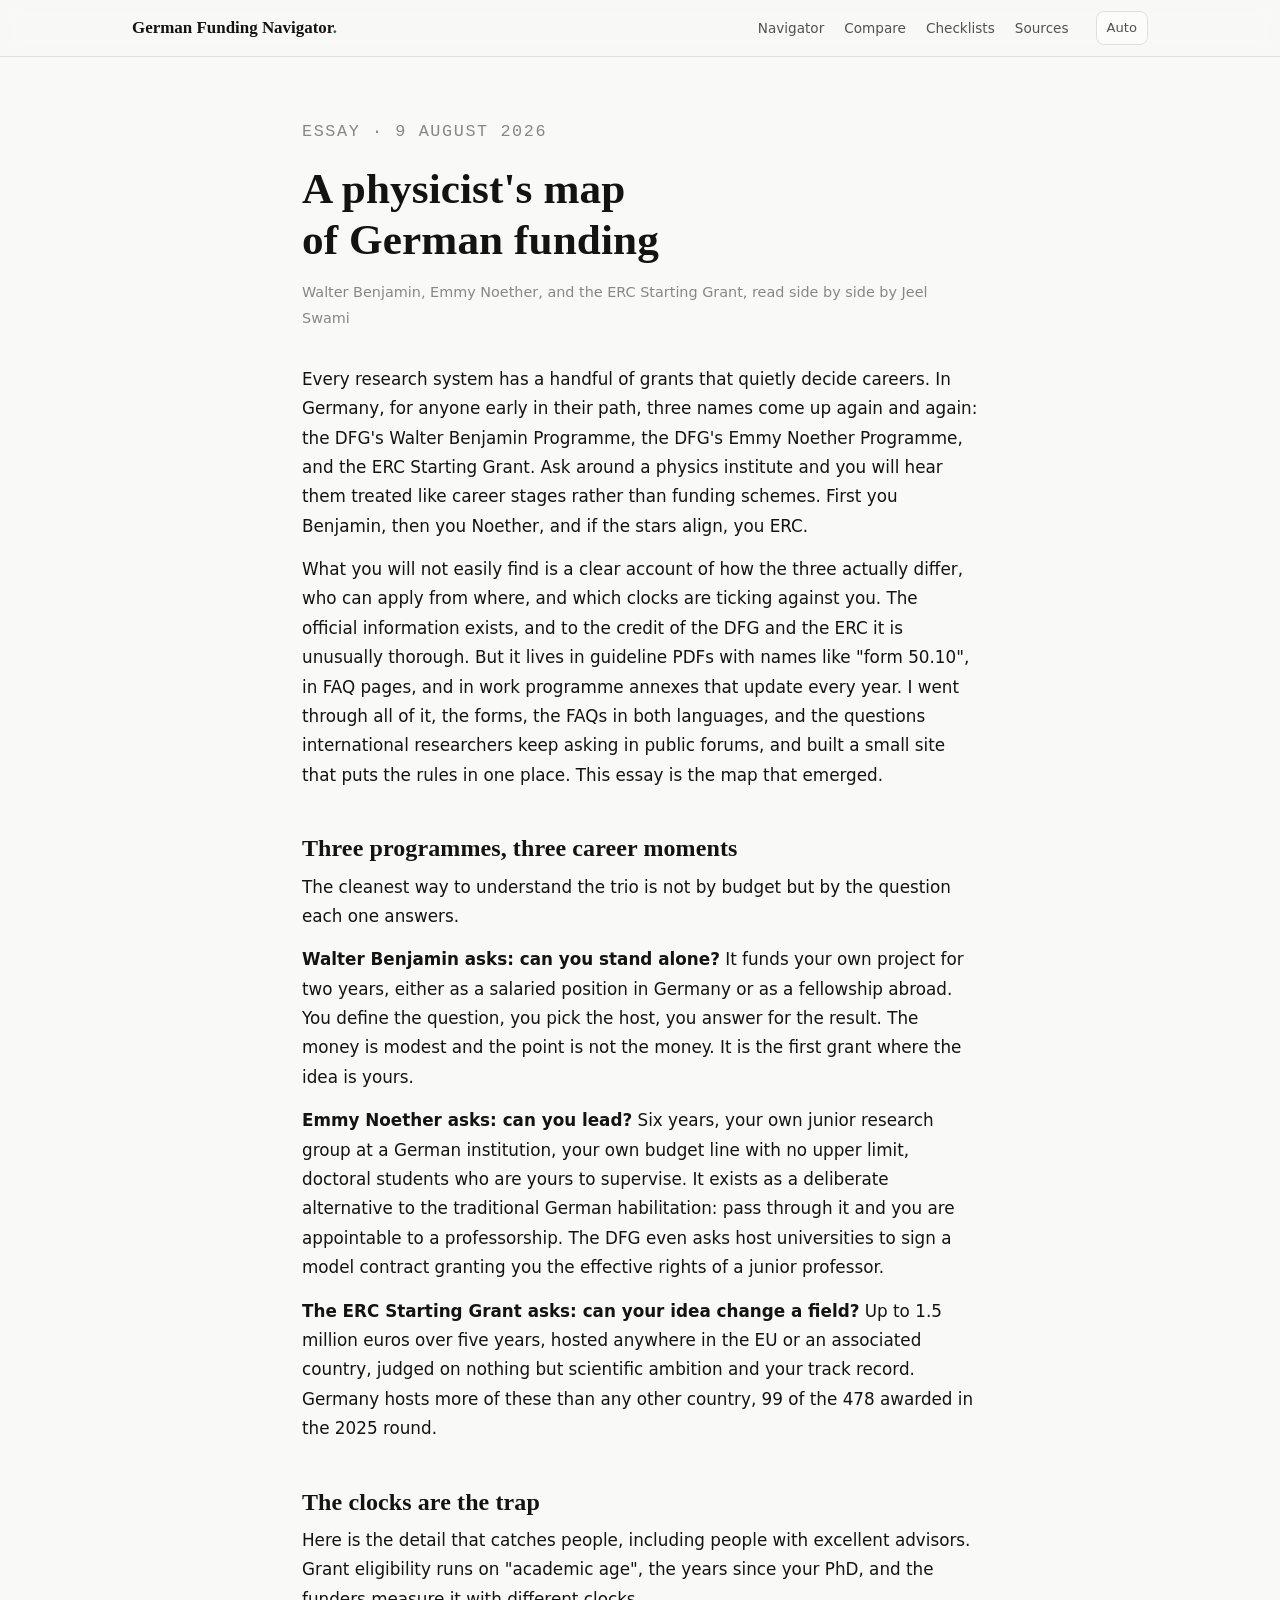
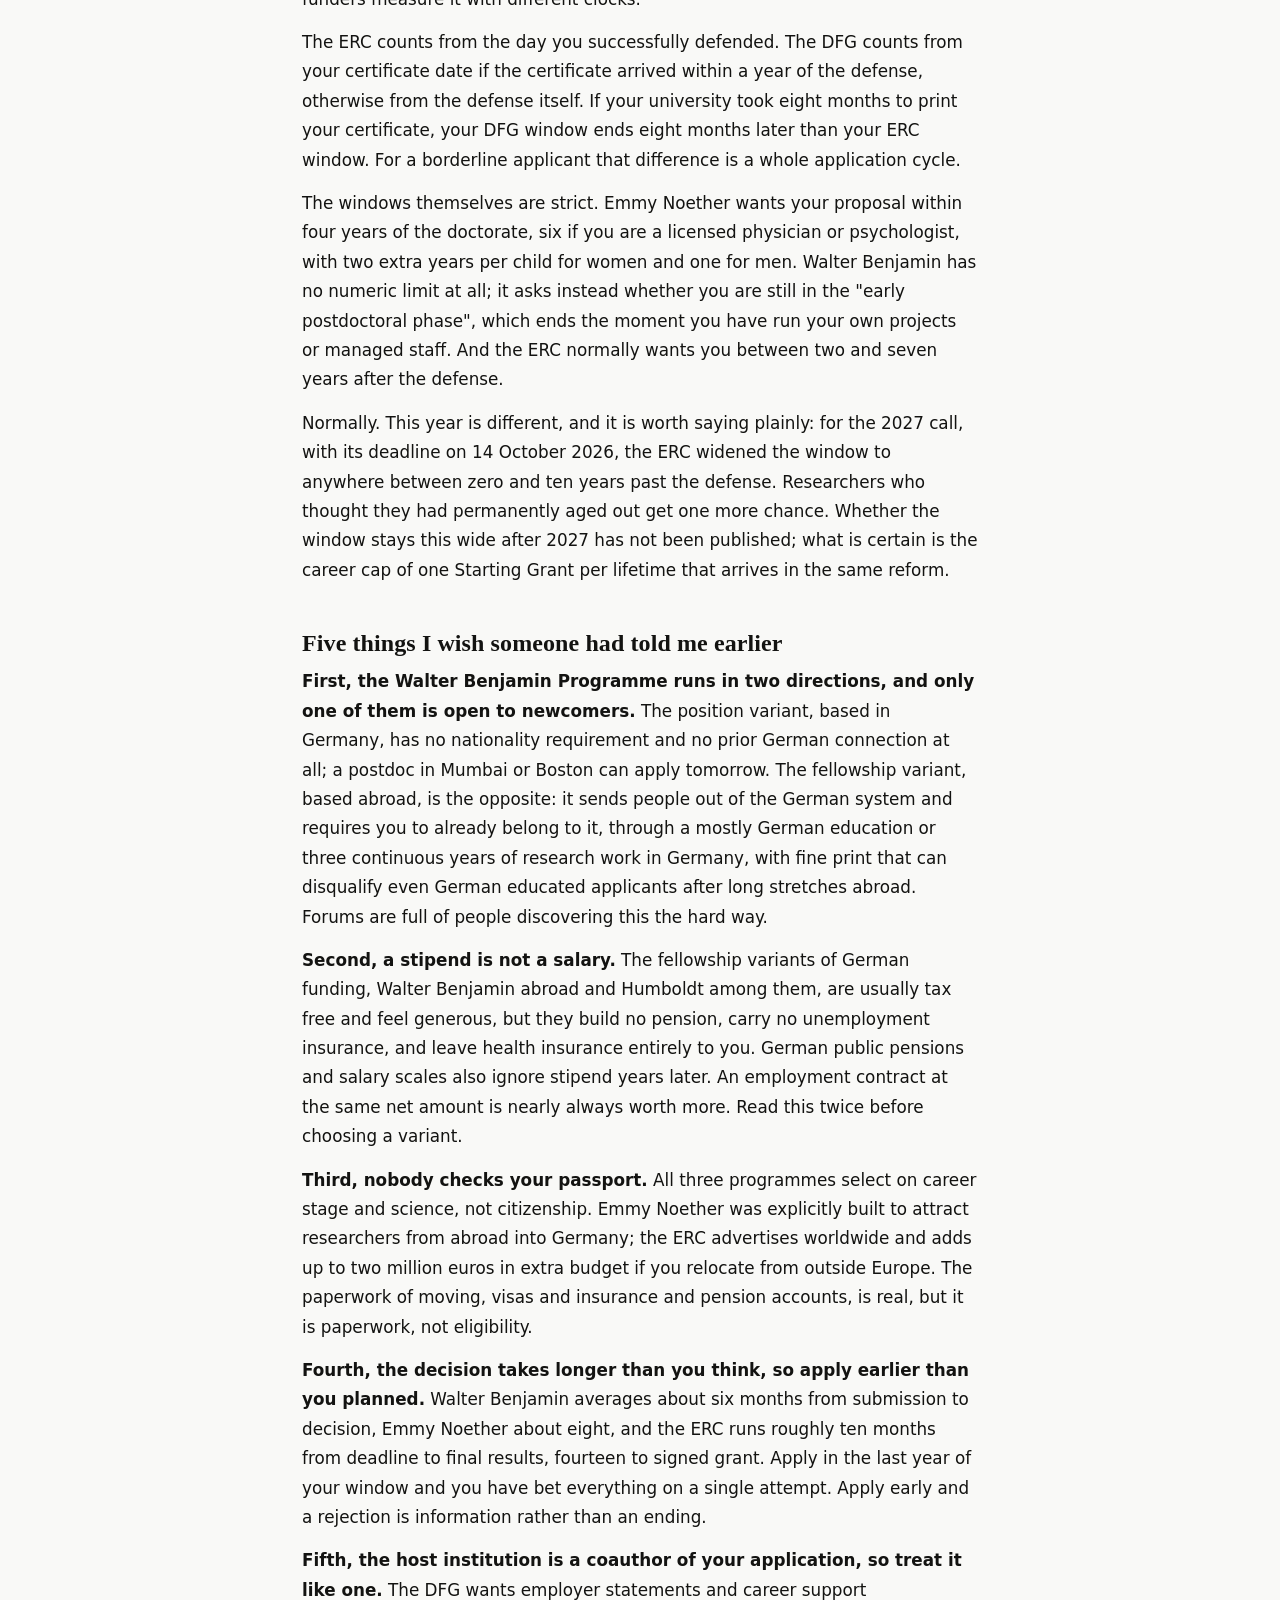
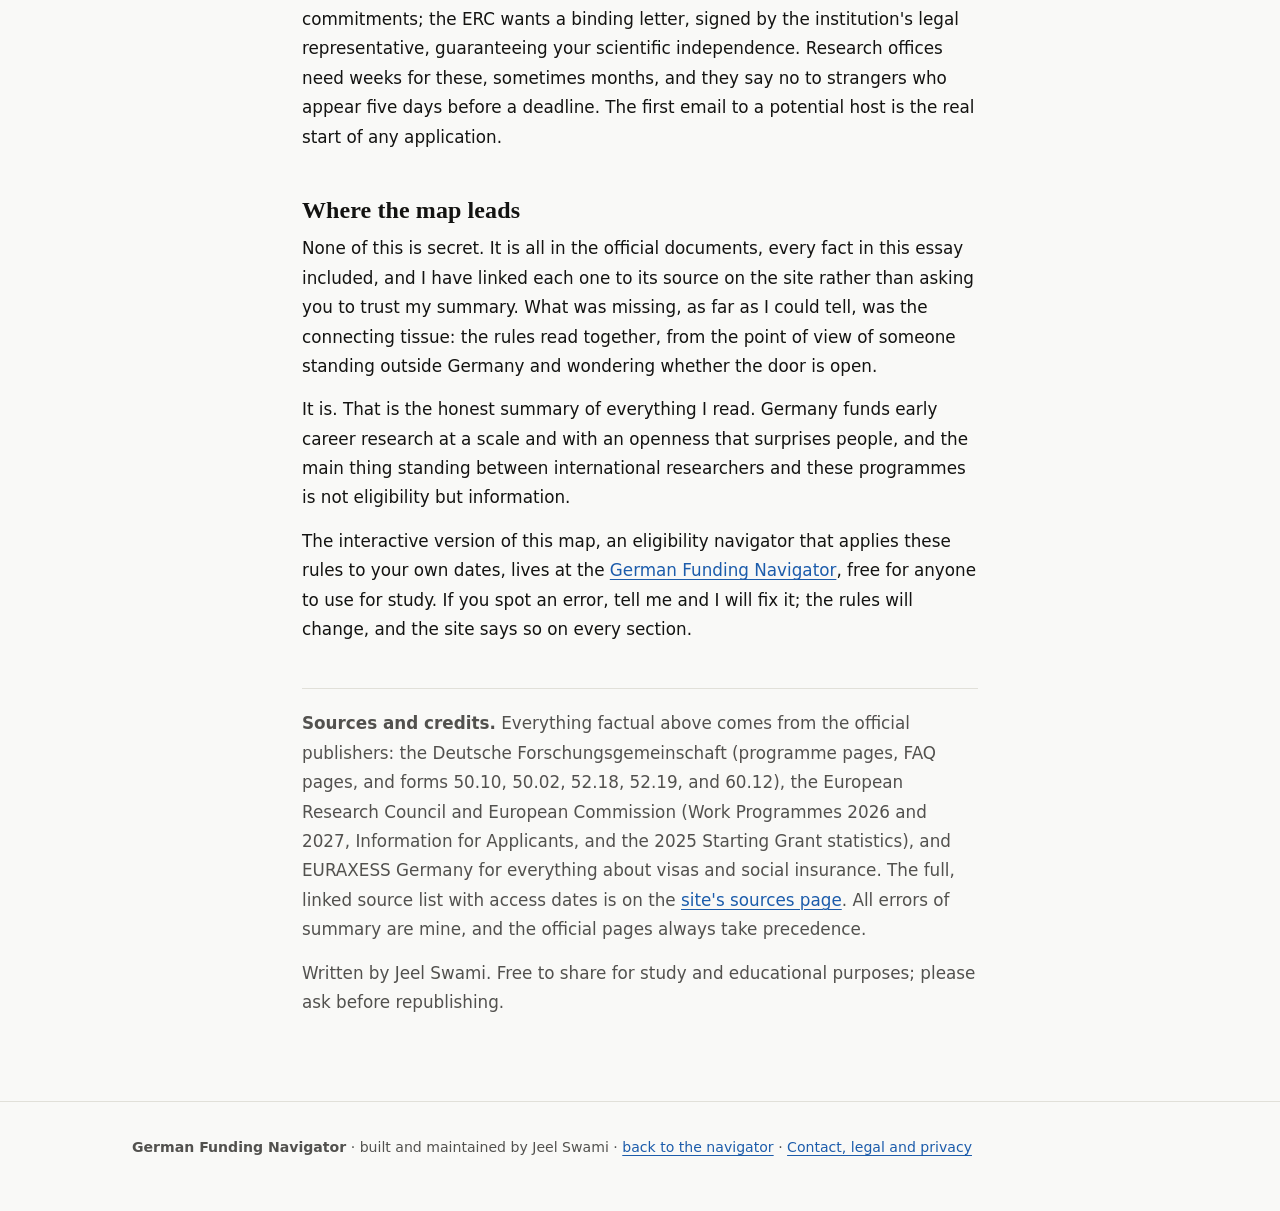
<file: blog.html>
<!DOCTYPE html>
<html lang="en">
<head>
<meta charset="UTF-8">
<meta name="viewport" content="width=device-width, initial-scale=1.0">
<title>A physicist's map of German funding · German Funding Navigator</title>
<meta name="description" content="DFG Walter Benjamin vs. Emmy Noether vs. ERC Starting Grant: what actually separates the three funding routes into German research, from someone who read all the guideline PDFs.">
<meta property="og:title" content="A physicist's map of German funding">
<meta property="og:description" content="Walter Benjamin vs. Emmy Noether vs. ERC Starting Grant: timelines, eligibility, and the five things nobody tells international researchers.">
<meta property="og:type" content="article">
<link rel="icon" href="data:image/svg+xml,%3Csvg xmlns='http://www.w3.org/2000/svg' viewBox='0 0 100 100'%3E%3Ccircle cx='50' cy='50' r='46' fill='%231baf7a'/%3E%3Ctext x='50' y='68' font-size='52' text-anchor='middle' fill='white' font-family='Georgia'%3EN%3C/text%3E%3C/svg%3E">
<link rel="stylesheet" href="styles.css">
</head>
<body>

<header class="site-head">
  <div class="wrap">
    <a class="brand" href="index.html">German Funding Navigator<span class="dot">.</span></a>
    <nav class="site-nav" aria-label="Sections">
      <a href="index.html#navigator">Navigator</a>
      <a href="index.html#compare">Compare</a>
      <a href="index.html#checklists">Checklists</a>
      <a href="index.html#sources">Sources</a>
    </nav>
    <button class="theme-btn" id="themeBtn" aria-label="Switch color theme">Theme</button>
  </div>
</header>

<article class="article">
  <p class="kicker">Essay · 9 August 2026</p>
  <h1>A physicist's map of German funding</h1>
  <p class="byline">Walter Benjamin, Emmy Noether, and the ERC Starting Grant, read side by side by Jeel Swami</p>

  <p>Every research system has a handful of grants that quietly decide careers. In Germany, for anyone early in their path, three names come up again and again: the DFG's Walter Benjamin Programme, the DFG's Emmy Noether Programme, and the ERC Starting Grant. Ask around a physics institute and you will hear them treated like career stages rather than funding schemes. First you Benjamin, then you Noether, and if the stars align, you ERC.</p>

  <p>What you will not easily find is a clear account of how the three actually differ, who can apply from where, and which clocks are ticking against you. The official information exists, and to the credit of the DFG and the ERC it is unusually thorough. But it lives in guideline PDFs with names like "form 50.10", in FAQ pages, and in work programme annexes that update every year. I went through all of it, the forms, the FAQs in both languages, and the questions international researchers keep asking in public forums, and built a small site that puts the rules in one place. This essay is the map that emerged.</p>

  <h2>Three programmes, three career moments</h2>

  <p>The cleanest way to understand the trio is not by budget but by the question each one answers.</p>

  <p><strong>Walter Benjamin asks: can you stand alone?</strong> It funds your own project for two years, either as a salaried position in Germany or as a fellowship abroad. You define the question, you pick the host, you answer for the result. The money is modest and the point is not the money. It is the first grant where the idea is yours.</p>

  <p><strong>Emmy Noether asks: can you lead?</strong> Six years, your own junior research group at a German institution, your own budget line with no upper limit, doctoral students who are yours to supervise. It exists as a deliberate alternative to the traditional German habilitation: pass through it and you are appointable to a professorship. The DFG even asks host universities to sign a model contract granting you the effective rights of a junior professor.</p>

  <p><strong>The ERC Starting Grant asks: can your idea change a field?</strong> Up to 1.5 million euros over five years, hosted anywhere in the EU or an associated country, judged on nothing but scientific ambition and your track record. Germany hosts more of these than any other country, 99 of the 478 awarded in the 2025 round.</p>

  <h2>The clocks are the trap</h2>

  <p>Here is the detail that catches people, including people with excellent advisors. Grant eligibility runs on "academic age", the years since your PhD, and the funders measure it with different clocks.</p>

  <p>The ERC counts from the day you successfully defended. The DFG counts from your certificate date if the certificate arrived within a year of the defense, otherwise from the defense itself. If your university took eight months to print your certificate, your DFG window ends eight months later than your ERC window. For a borderline applicant that difference is a whole application cycle.</p>

  <p>The windows themselves are strict. Emmy Noether wants your proposal within four years of the doctorate, six if you are a licensed physician or psychologist, with two extra years per child for women and one for men. Walter Benjamin has no numeric limit at all; it asks instead whether you are still in the "early postdoctoral phase", which ends the moment you have run your own projects or managed staff. And the ERC normally wants you between two and seven years after the defense.</p>

  <p>Normally. This year is different, and it is worth saying plainly: for the 2027 call, with its deadline on 14 October 2026, the ERC widened the window to anywhere between zero and ten years past the defense. Researchers who thought they had permanently aged out get one more chance. Whether the window stays this wide after 2027 has not been published; what is certain is the career cap of one Starting Grant per lifetime that arrives in the same reform.</p>

  <h2>Five things I wish someone had told me earlier</h2>

  <p><strong>First, the Walter Benjamin Programme runs in two directions, and only one of them is open to newcomers.</strong> The position variant, based in Germany, has no nationality requirement and no prior German connection at all; a postdoc in Mumbai or Boston can apply tomorrow. The fellowship variant, based abroad, is the opposite: it sends people out of the German system and requires you to already belong to it, through a mostly German education or three continuous years of research work in Germany, with fine print that can disqualify even German educated applicants after long stretches abroad. Forums are full of people discovering this the hard way.</p>

  <p><strong>Second, a stipend is not a salary.</strong> The fellowship variants of German funding, Walter Benjamin abroad and Humboldt among them, are usually tax free and feel generous, but they build no pension, carry no unemployment insurance, and leave health insurance entirely to you. German public pensions and salary scales also ignore stipend years later. An employment contract at the same net amount is nearly always worth more. Read this twice before choosing a variant.</p>

  <p><strong>Third, nobody checks your passport.</strong> All three programmes select on career stage and science, not citizenship. Emmy Noether was explicitly built to attract researchers from abroad into Germany; the ERC advertises worldwide and adds up to two million euros in extra budget if you relocate from outside Europe. The paperwork of moving, visas and insurance and pension accounts, is real, but it is paperwork, not eligibility.</p>

  <p><strong>Fourth, the decision takes longer than you think, so apply earlier than you planned.</strong> Walter Benjamin averages about six months from submission to decision, Emmy Noether about eight, and the ERC runs roughly ten months from deadline to final results, fourteen to signed grant. Apply in the last year of your window and you have bet everything on a single attempt. Apply early and a rejection is information rather than an ending.</p>

  <p><strong>Fifth, the host institution is a coauthor of your application, so treat it like one.</strong> The DFG wants employer statements and career support commitments; the ERC wants a binding letter, signed by the institution's legal representative, guaranteeing your scientific independence. Research offices need weeks for these, sometimes months, and they say no to strangers who appear five days before a deadline. The first email to a potential host is the real start of any application.</p>

  <h2>Where the map leads</h2>

  <p>None of this is secret. It is all in the official documents, every fact in this essay included, and I have linked each one to its source on the site rather than asking you to trust my summary. What was missing, as far as I could tell, was the connecting tissue: the rules read together, from the point of view of someone standing outside Germany and wondering whether the door is open.</p>

  <p>It is. That is the honest summary of everything I read. Germany funds early career research at a scale and with an openness that surprises people, and the main thing standing between international researchers and these programmes is not eligibility but information.</p>

  <p>The interactive version of this map, an eligibility navigator that applies these rules to your own dates, lives at the <a href="index.html">German Funding Navigator</a>, free for anyone to use for study. If you spot an error, tell me and I will fix it; the rules will change, and the site says so on every section.</p>

  <div class="end-note">
    <p><strong>Sources and credits.</strong> Everything factual above comes from the official publishers: the Deutsche Forschungsgemeinschaft (programme pages, FAQ pages, and forms 50.10, 50.02, 52.18, 52.19, and 60.12), the European Research Council and European Commission (Work Programmes 2026 and 2027, Information for Applicants, and the 2025 Starting Grant statistics), and EURAXESS Germany for everything about visas and social insurance. The full, linked source list with access dates is on the <a href="index.html#sources">site's sources page</a>. All errors of summary are mine, and the official pages always take precedence.</p>
    <p>Written by Jeel Swami. Free to share for study and educational purposes; please ask before republishing.</p>
  </div>
</article>

<footer class="site-foot">
  <div class="wrap">
    <p><strong>German Funding Navigator</strong> · built and maintained by Jeel Swami · <a href="index.html">back to the navigator</a> · <a href="legal.html">Contact, legal and privacy</a></p>
  </div>
</footer>

<script>
(function () {
  var themeBtn = document.getElementById("themeBtn");
  function applyTheme(mode) {
    if (mode === "light" || mode === "dark") document.documentElement.setAttribute("data-theme", mode);
    else document.documentElement.removeAttribute("data-theme");
    themeBtn.textContent = mode === "light" ? "Light" : mode === "dark" ? "Dark" : "Auto";
  }
  var saved = null;
  try { saved = localStorage.getItem("gfn-theme"); } catch (e) {}
  applyTheme(saved || "auto");
  themeBtn.addEventListener("click", function () {
    var cur = themeBtn.textContent.toLowerCase();
    var next = cur === "auto" ? "light" : cur === "light" ? "dark" : "auto";
    try { localStorage.setItem("gfn-theme", next); } catch (e) {}
    applyTheme(next);
  });
})();
</script>
</body>
</html>
</file>
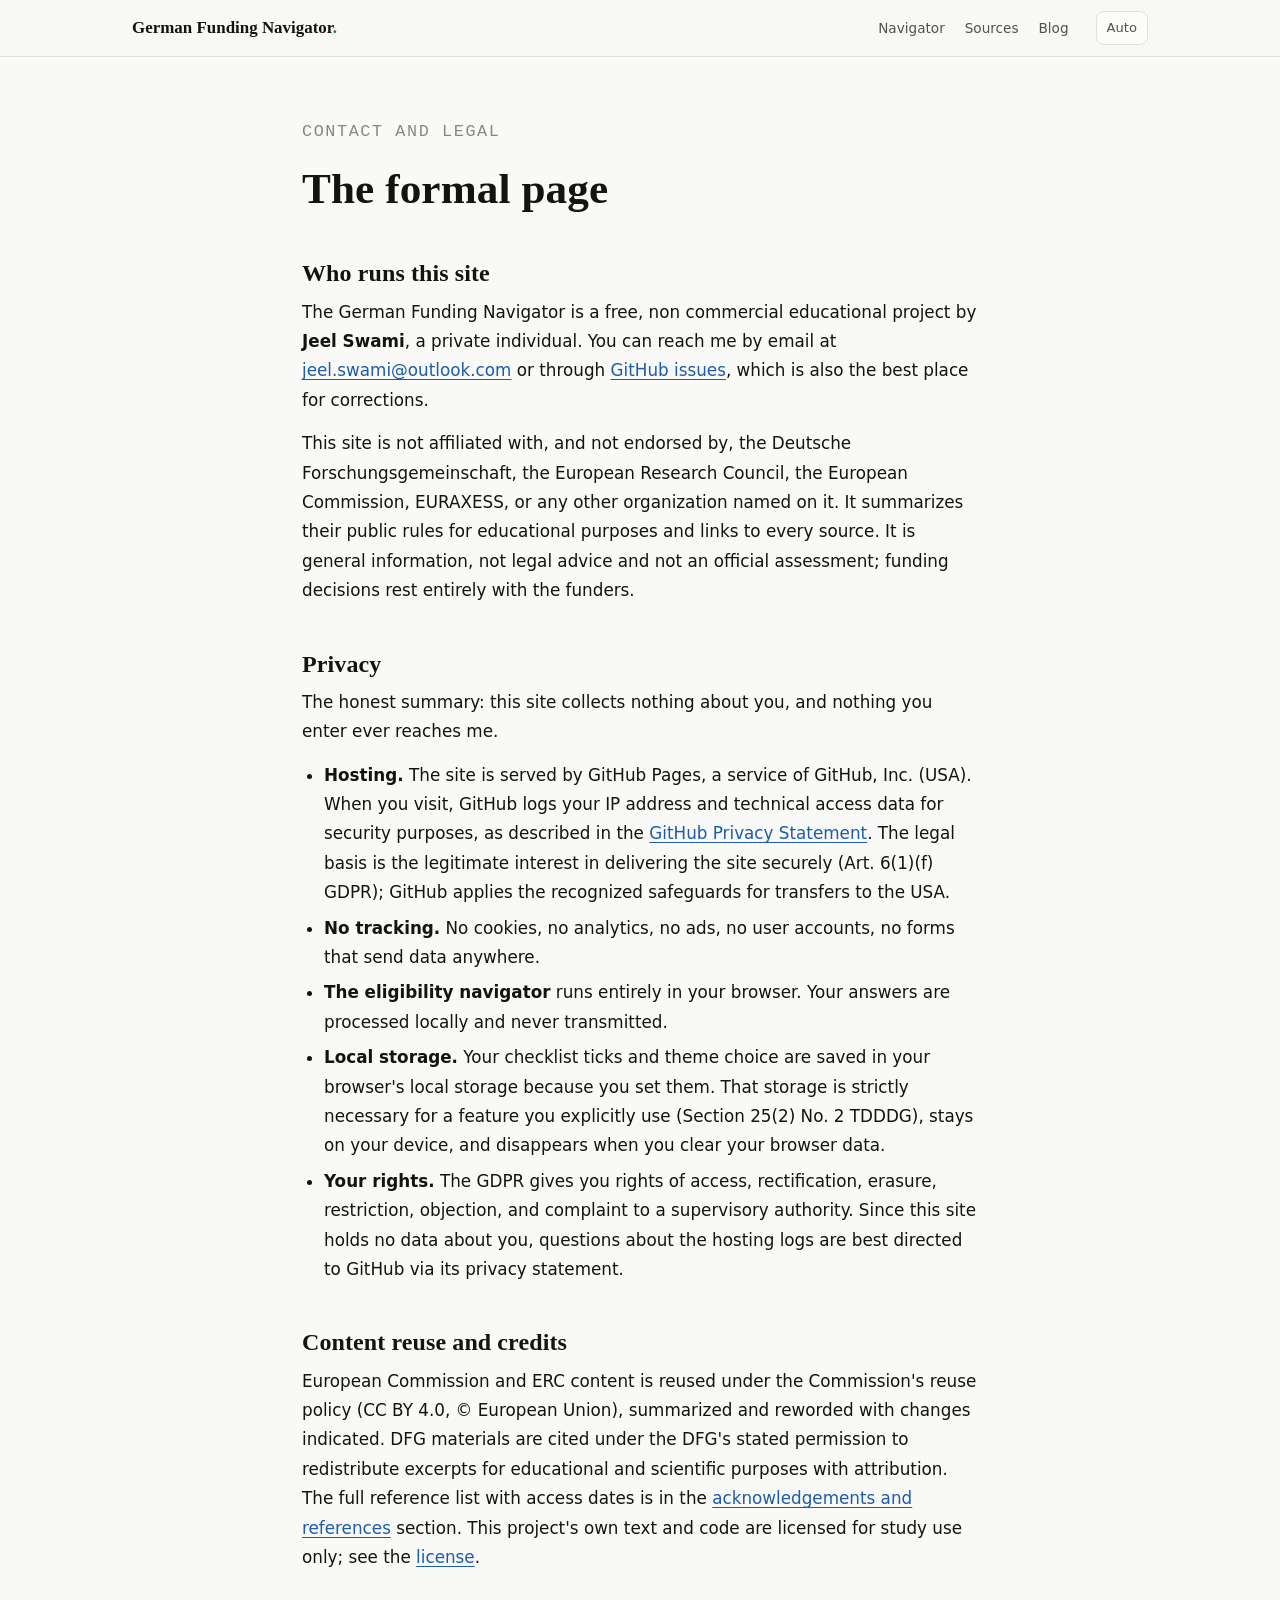
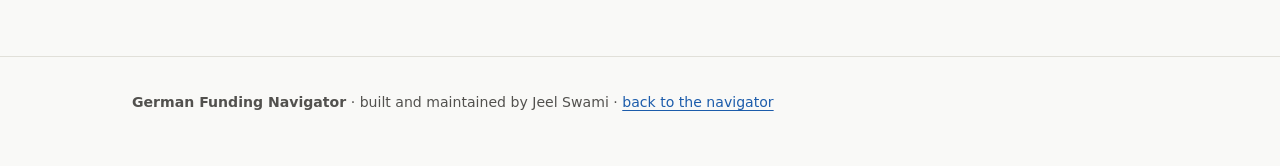
<file: legal.html>
<!DOCTYPE html>
<html lang="en">
<head>
<meta charset="UTF-8">
<meta name="viewport" content="width=device-width, initial-scale=1.0">
<title>Contact and legal · German Funding Navigator</title>
<meta name="description" content="Who runs the German Funding Navigator, how to reach them, and what happens with your data (short answer: nothing).">
<meta name="robots" content="noindex">
<link rel="icon" href="data:image/svg+xml,%3Csvg xmlns='http://www.w3.org/2000/svg' viewBox='0 0 100 100'%3E%3Ccircle cx='50' cy='50' r='46' fill='%231baf7a'/%3E%3Ctext x='50' y='68' font-size='52' text-anchor='middle' fill='white' font-family='Georgia'%3EN%3C/text%3E%3C/svg%3E">
<link rel="stylesheet" href="styles.css">
</head>
<body>

<header class="site-head">
  <div class="wrap">
    <a class="brand" href="index.html">German Funding Navigator<span class="dot">.</span></a>
    <nav class="site-nav" aria-label="Sections">
      <a href="index.html#navigator">Navigator</a>
      <a href="index.html#sources">Sources</a>
      <a href="blog.html">Blog</a>
    </nav>
    <button class="theme-btn" id="themeBtn" aria-label="Switch color theme">Theme</button>
  </div>
</header>

<article class="article">
  <p class="kicker">Contact and legal</p>
  <h1>The formal page</h1>

  <h2>Who runs this site</h2>
  <p>The German Funding Navigator is a free, non commercial educational project by <strong>Jeel Swami</strong>, a private individual. You can reach me by email at <a href="mailto:jeel.swami@outlook.com">jeel.swami@outlook.com</a> or through <a href="https://github.com/JeelSwami/german-funding-navigator/issues" target="_blank" rel="noopener">GitHub issues</a>, which is also the best place for corrections.</p>
  <p>This site is not affiliated with, and not endorsed by, the Deutsche Forschungsgemeinschaft, the European Research Council, the European Commission, EURAXESS, or any other organization named on it. It summarizes their public rules for educational purposes and links to every source. It is general information, not legal advice and not an official assessment; funding decisions rest entirely with the funders.</p>

  <h2>Privacy</h2>
  <p>The honest summary: this site collects nothing about you, and nothing you enter ever reaches me.</p>
  <ul>
    <li><strong>Hosting.</strong> The site is served by GitHub Pages, a service of GitHub, Inc. (USA). When you visit, GitHub logs your IP address and technical access data for security purposes, as described in the <a href="https://docs.github.com/en/site-policy/privacy-policies/github-privacy-statement" target="_blank" rel="noopener">GitHub Privacy Statement</a>. The legal basis is the legitimate interest in delivering the site securely (Art. 6(1)(f) GDPR); GitHub applies the recognized safeguards for transfers to the USA.</li>
    <li><strong>No tracking.</strong> No cookies, no analytics, no ads, no user accounts, no forms that send data anywhere.</li>
    <li><strong>The eligibility navigator</strong> runs entirely in your browser. Your answers are processed locally and never transmitted.</li>
    <li><strong>Local storage.</strong> Your checklist ticks and theme choice are saved in your browser's local storage because you set them. That storage is strictly necessary for a feature you explicitly use (Section 25(2) No. 2 TDDDG), stays on your device, and disappears when you clear your browser data.</li>
    <li><strong>Your rights.</strong> The GDPR gives you rights of access, rectification, erasure, restriction, objection, and complaint to a supervisory authority. Since this site holds no data about you, questions about the hosting logs are best directed to GitHub via its privacy statement.</li>
  </ul>

  <h2>Content reuse and credits</h2>
  <p>European Commission and ERC content is reused under the Commission's reuse policy (CC BY 4.0, © European Union), summarized and reworded with changes indicated. DFG materials are cited under the DFG's stated permission to redistribute excerpts for educational and scientific purposes with attribution. The full reference list with access dates is in the <a href="index.html#sources">acknowledgements and references</a> section. This project's own text and code are licensed for study use only; see the <a href="https://github.com/JeelSwami/german-funding-navigator/blob/main/LICENSE.md" target="_blank" rel="noopener">license</a>.</p>
</article>

<footer class="site-foot">
  <div class="wrap">
    <p><strong>German Funding Navigator</strong> · built and maintained by Jeel Swami · <a href="index.html">back to the navigator</a></p>
  </div>
</footer>

<script>
(function () {
  var themeBtn = document.getElementById("themeBtn");
  function applyTheme(mode) {
    if (mode === "light" || mode === "dark") document.documentElement.setAttribute("data-theme", mode);
    else document.documentElement.removeAttribute("data-theme");
    themeBtn.textContent = mode === "light" ? "Light" : mode === "dark" ? "Dark" : "Auto";
  }
  var saved = null;
  try { saved = localStorage.getItem("gfn-theme"); } catch (e) {}
  applyTheme(saved || "auto");
  themeBtn.addEventListener("click", function () {
    var cur = themeBtn.textContent.toLowerCase();
    var next = cur === "auto" ? "light" : cur === "light" ? "dark" : "auto";
    try { localStorage.setItem("gfn-theme", next); } catch (e) {}
    applyTheme(next);
  });
})();
</script>
</body>
</html>
</file>
<file: styles.css>
/* German Funding Navigator — design system
   Palette validated for colorblind safety in light and dark mode.
   Programme colors: Walter Benjamin blue, Emmy Noether orange, ERC teal. */

:root {
  color-scheme: light;
  --bg: #f9f9f7;
  --surface: #fcfcfb;
  --surface-2: #f3f2ee;
  --ink: #131311;
  --ink-2: #52514e;
  --muted: #898781;
  --line: #e1e0d9;
  --hairline: rgba(11, 11, 11, 0.10);
  --wb: #2a78d6;
  --en: #eb6834;
  --erc: #1baf7a;
  --wb-deep: #1c5cab;
  --en-deep: #b04617;
  --erc-deep: #0d7a52;
  --good: #0ca30c;
  --good-text: #006300;
  --warn: #b8860b;
  --stop: #c03535;
  --radius: 14px;
  --radius-s: 9px;
  --serif: "Iowan Old Style", "Palatino Nova", Palatino, "Book Antiqua", "Times New Roman", serif;
  --sans: system-ui, -apple-system, "Segoe UI", Roboto, "Helvetica Neue", sans-serif;
  --mono: ui-monospace, "SF Mono", "Cascadia Mono", Menlo, Consolas, monospace;
}

@media (prefers-color-scheme: dark) {
  :root:not([data-theme="light"]) {
    color-scheme: dark;
    --bg: #0d0d0d;
    --surface: #1a1a19;
    --surface-2: #222220;
    --ink: #f5f4ee;
    --ink-2: #c3c2b7;
    --muted: #8f8d86;
    --line: #2c2c2a;
    --hairline: rgba(255, 255, 255, 0.10);
    --wb: #3987e5;
    --en: #e0672f;
    --erc: #1fae7c;
    --wb-deep: #7fb3f0;
    --en-deep: #f0925f;
    --erc-deep: #4cc79a;
    --good: #0ca30c;
    --good-text: #35b435;
    --warn: #d9a441;
    --stop: #e06666;
  }
}
:root[data-theme="dark"] {
  color-scheme: dark;
  --bg: #0d0d0d;
  --surface: #1a1a19;
  --surface-2: #222220;
  --ink: #f5f4ee;
  --ink-2: #c3c2b7;
  --muted: #8f8d86;
  --line: #2c2c2a;
  --hairline: rgba(255, 255, 255, 0.10);
  --wb: #3987e5;
  --en: #e0672f;
  --erc: #1fae7c;
  --wb-deep: #7fb3f0;
  --en-deep: #f0925f;
  --erc-deep: #4cc79a;
  --good: #0ca30c;
  --good-text: #35b435;
  --warn: #d9a441;
  --stop: #e06666;
}

* { box-sizing: border-box; }
html { scroll-behavior: smooth; scroll-padding-top: 72px; }
@media (prefers-reduced-motion: reduce) {
  html { scroll-behavior: auto; }
  *, *::before, *::after { transition: none !important; animation: none !important; }
}

body {
  margin: 0;
  background: var(--bg);
  color: var(--ink);
  font-family: var(--sans);
  font-size: 16.5px;
  line-height: 1.62;
  -webkit-font-smoothing: antialiased;
  text-rendering: optimizeLegibility;
}

.skip-link {
  position: absolute; left: -9999px; top: 0;
  background: var(--ink); color: var(--bg);
  padding: 10px 16px; border-radius: 0 0 8px 0; z-index: 100;
}
.skip-link:focus { left: 0; }

h1, h2, h3 { font-family: var(--serif); font-weight: 600; line-height: 1.18; letter-spacing: 0.1px; }
h1 { font-size: clamp(2.1rem, 5.4vw, 3.4rem); margin: 0 0 14px; }
h2 { font-size: clamp(1.5rem, 3.4vw, 2.05rem); margin: 0 0 10px; }
h3 { font-size: 1.22rem; margin: 26px 0 8px; }
h4 { font-size: 1.02rem; margin: 22px 0 6px; }
p { margin: 0 0 14px; }
a { color: var(--wb-deep); text-underline-offset: 2.5px; text-decoration-thickness: 1px; }
a:hover { text-decoration-thickness: 2px; }
strong { font-weight: 650; }
small, .fine { font-size: 0.86rem; color: var(--ink-2); }
ul, ol { padding-left: 22px; margin: 0 0 14px; }
li { margin-bottom: 6px; }
::selection { background: color-mix(in srgb, var(--wb) 25%, transparent); }

:focus-visible {
  outline: 2.5px solid var(--wb);
  outline-offset: 2px;
  border-radius: 4px;
}

.wrap { max-width: 1060px; margin: 0 auto; padding: 0 22px; }

/* ---------- header ---------- */
.site-head {
  position: sticky; top: 0; z-index: 50;
  background: color-mix(in srgb, var(--bg) 86%, transparent);
  backdrop-filter: blur(10px);
  -webkit-backdrop-filter: blur(10px);
  border-bottom: 1px solid var(--line);
}
.site-head .wrap {
  display: flex; align-items: center; gap: 18px;
  min-height: 56px; flex-wrap: wrap; padding-top: 6px; padding-bottom: 6px;
}
.brand {
  font-family: var(--serif); font-weight: 700; font-size: 1.06rem;
  color: var(--ink); text-decoration: none; white-space: nowrap;
}
.brand .dot { color: var(--erc-deep); }
.site-nav { display: flex; gap: 2px; flex-wrap: wrap; margin-left: auto; }
.site-nav a {
  font-size: 0.85rem; color: var(--ink-2); text-decoration: none;
  padding: 6px 9px; border-radius: 7px;
}
.site-nav a:hover { background: var(--surface-2); color: var(--ink); }
.theme-btn {
  border: 1px solid var(--line); background: var(--surface); color: var(--ink-2);
  border-radius: 8px; padding: 5px 10px; font: inherit; font-size: 0.82rem; cursor: pointer;
}
.theme-btn:hover { color: var(--ink); border-color: var(--muted); }

/* ---------- hero ---------- */
.hero { padding: 74px 0 44px; }
.kicker {
  font-family: var(--mono); font-size: 0.78rem; letter-spacing: 1.6px;
  text-transform: uppercase; color: var(--muted); margin-bottom: 18px;
}
.hero .lede {
  font-size: 1.16rem; color: var(--ink-2); max-width: 46em; margin-bottom: 26px;
}
.chip-row { display: flex; gap: 10px; flex-wrap: wrap; margin-bottom: 26px; }
.chip {
  display: inline-flex; align-items: center; gap: 8px;
  border: 1px solid var(--line); background: var(--surface);
  border-radius: 999px; padding: 7px 15px; font-size: 0.9rem;
  color: var(--ink); text-decoration: none;
}
.chip:hover { border-color: var(--muted); }
.chip .swatch { width: 10px; height: 10px; border-radius: 50%; flex: none; }
.swatch.wb { background: var(--wb); }
.swatch.en { background: var(--en); }
.swatch.erc { background: var(--erc); }

.notice {
  display: flex; gap: 12px; align-items: flex-start;
  border: 1px solid var(--line); border-left: 3px solid var(--warn);
  background: var(--surface); border-radius: var(--radius-s);
  padding: 13px 16px; font-size: 0.92rem; color: var(--ink-2); max-width: 52em;
}
.notice.urgent { border-left-color: var(--stop); }
.notice strong { color: var(--ink); }

/* ---------- sections ---------- */
section { padding: 46px 0; }
.sec-label {
  font-family: var(--mono); font-size: 0.75rem; letter-spacing: 1.6px;
  text-transform: uppercase; color: var(--muted); margin-bottom: 8px;
}
.sec-intro { color: var(--ink-2); max-width: 50em; }
.rule { border: none; border-top: 1px solid var(--line); margin: 0; }

/* ---------- cards ---------- */
.card {
  background: var(--surface); border: 1px solid var(--line);
  border-radius: var(--radius); padding: 26px 28px;
}
.card + .card { margin-top: 18px; }
.prog-card { border-top: 3px solid var(--line); }
.prog-card.wb { border-top-color: var(--wb); }
.prog-card.en { border-top-color: var(--en); }
.prog-card.erc { border-top-color: var(--erc); }
.prog-card h2 { margin-top: 2px; }
.prog-sub { color: var(--ink-2); font-size: 0.98rem; margin-top: -4px; }

.tile-row {
  display: grid; grid-template-columns: repeat(auto-fit, minmax(150px, 1fr));
  gap: 10px; margin: 20px 0 6px;
}
.tile {
  background: var(--surface-2); border-radius: var(--radius-s);
  padding: 12px 14px;
}
.tile .t-label { font-size: 0.74rem; text-transform: uppercase; letter-spacing: 0.8px; color: var(--muted); margin-bottom: 3px; }
.tile .t-value { font-size: 1.06rem; font-weight: 650; line-height: 1.3; }
.tile .t-note { font-size: 0.8rem; color: var(--ink-2); margin-top: 2px; }

.two-col { display: grid; grid-template-columns: 1fr 1fr; gap: 8px 34px; }
@media (max-width: 760px) { .two-col { grid-template-columns: 1fr; } }

/* source citation chips */
.src {
  font-family: var(--mono); font-size: 0.72rem;
  color: var(--muted); text-decoration: none;
  border: 1px solid var(--line); border-radius: 5px;
  padding: 1px 6px; white-space: nowrap; vertical-align: 1px;
}
.src:hover { color: var(--wb-deep); border-color: var(--wb); }

.linkbox {
  background: var(--surface-2); border-radius: var(--radius-s);
  padding: 14px 18px; margin-top: 20px; font-size: 0.9rem;
}
.linkbox strong { display: block; margin-bottom: 6px; font-size: 0.82rem; text-transform: uppercase; letter-spacing: 0.8px; color: var(--muted); }
.linkbox a { display: inline-block; margin: 2px 14px 2px 0; }

/* ---------- wizard ---------- */
.wizard {
  background: var(--surface); border: 1px solid var(--line);
  border-radius: var(--radius); padding: 30px; max-width: 780px;
}
.wiz-progress { display: flex; gap: 6px; margin-bottom: 24px; }
.wiz-progress span {
  height: 4px; flex: 1; border-radius: 2px; background: var(--line);
}
.wiz-progress span.done { background: var(--erc); }
.wiz-step-label { font-family: var(--mono); font-size: 0.74rem; letter-spacing: 1.2px; text-transform: uppercase; color: var(--muted); margin-bottom: 6px; }
.wizard fieldset { border: none; padding: 0; margin: 0 0 8px; }
.wizard legend, .wiz-q {
  font-family: var(--serif); font-size: 1.28rem; font-weight: 600;
  margin-bottom: 6px; padding: 0; line-height: 1.3;
}
.wiz-help { font-size: 0.9rem; color: var(--ink-2); margin-bottom: 16px; }
.opt {
  display: flex; gap: 12px; align-items: flex-start;
  border: 1px solid var(--line); border-radius: var(--radius-s);
  padding: 13px 16px; margin-bottom: 9px; cursor: pointer;
  transition: border-color 0.12s, background 0.12s;
}
.opt:hover { border-color: var(--muted); }
.opt.selected { border-color: var(--wb); background: color-mix(in srgb, var(--wb) 7%, var(--surface)); }
.opt input { margin-top: 4px; accent-color: var(--wb); }
.opt .o-title { font-weight: 600; }
.opt .o-sub { font-size: 0.86rem; color: var(--ink-2); }
.wiz-inline { display: flex; gap: 14px; flex-wrap: wrap; align-items: flex-end; margin-bottom: 10px; }
.wiz-inline label { font-size: 0.86rem; color: var(--ink-2); display: block; margin-bottom: 4px; }
.wizard select, .wizard input[type="number"] {
  font: inherit; color: var(--ink); background: var(--surface);
  border: 1px solid var(--line); border-radius: 8px; padding: 8px 10px; min-width: 90px;
}
.wiz-nav { display: flex; justify-content: space-between; gap: 12px; margin-top: 22px; }
.btn {
  font: inherit; font-weight: 600; cursor: pointer;
  border-radius: 9px; padding: 10px 22px;
  border: 1px solid var(--line); background: var(--surface); color: var(--ink);
}
.btn:hover { border-color: var(--muted); }
.btn.primary { background: var(--ink); color: var(--bg); border-color: var(--ink); }
.btn.primary:hover { opacity: 0.88; }
.btn:disabled { opacity: 0.4; cursor: not-allowed; }
.btn.ghost { border: none; background: none; color: var(--ink-2); text-decoration: underline; text-underline-offset: 3px; padding-left: 6px; padding-right: 6px; }

/* verdict cards */
.verdicts { display: grid; gap: 16px; margin-top: 8px; }
.verdict { border: 1px solid var(--line); border-radius: var(--radius-s); padding: 18px 20px; background: var(--surface); }
.verdict.wb { border-left: 4px solid var(--wb); }
.verdict.en { border-left: 4px solid var(--en); }
.verdict.erc { border-left: 4px solid var(--erc); }
.verdict h3 { margin: 0 0 2px; font-size: 1.12rem; }
.badge {
  display: inline-block; font-size: 0.74rem; font-weight: 700;
  letter-spacing: 0.6px; text-transform: uppercase;
  border-radius: 6px; padding: 3px 9px; margin-bottom: 10px;
}
.badge.open { background: color-mix(in srgb, var(--good) 16%, var(--surface)); color: var(--good-text); }
.badge.cond { background: color-mix(in srgb, var(--warn) 18%, var(--surface)); color: var(--warn); }
.badge.closed { background: color-mix(in srgb, var(--stop) 14%, var(--surface)); color: var(--stop); }
.verdict ul { margin: 8px 0 4px; font-size: 0.93rem; }
.verdict .v-links { font-size: 0.85rem; margin-top: 8px; }
.caveat {
  font-size: 0.85rem; color: var(--ink-2);
  border-top: 1px dashed var(--line); margin-top: 18px; padding-top: 12px;
}

/* ---------- comparison table ---------- */
.table-scroll { overflow-x: auto; border: 1px solid var(--line); border-radius: var(--radius); background: var(--surface); }
table.compare { border-collapse: collapse; width: 100%; min-width: 760px; font-size: 0.92rem; }
.compare th, .compare td { text-align: left; vertical-align: top; padding: 12px 16px; border-bottom: 1px solid var(--line); }
.compare tbody tr:last-child td, .compare tbody tr:last-child th { border-bottom: none; }
.compare thead th { font-family: var(--serif); font-size: 1.02rem; border-bottom: 2px solid var(--line); }
.compare thead th.wb { color: var(--wb-deep); box-shadow: inset 0 -2px 0 var(--wb); }
.compare thead th.en { color: var(--en-deep); box-shadow: inset 0 -2px 0 var(--en); }
.compare thead th.erc { color: var(--erc-deep); box-shadow: inset 0 -2px 0 var(--erc); }
.compare tbody th { font-weight: 600; color: var(--ink-2); font-size: 0.84rem; white-space: nowrap; padding-right: 20px; }
.compare td small { display: block; color: var(--muted); margin-top: 2px; }

/* ---------- timeline / window charts ---------- */
.chart { background: var(--surface); border: 1px solid var(--line); border-radius: var(--radius); padding: 24px 26px 18px; margin-top: 18px; }
.chart h3 { margin-top: 0; }
.chart .axis-note { font-size: 0.8rem; color: var(--muted); margin-bottom: 14px; }
.track { position: relative; height: 46px; margin: 26px 0; }
.track .t-name { position: absolute; top: -20px; left: 0; font-size: 0.84rem; font-weight: 650; }
.track .grid { position: absolute; inset: 0; }
.track .grid i { position: absolute; top: 0; bottom: 0; width: 1px; background: var(--line); }
.bar {
  position: absolute; top: 8px; height: 22px; border-radius: 5px;
  font-size: 0.75rem; line-height: 22px; color: #fff; padding: 0 8px;
  white-space: nowrap; overflow: visible;
}
.bar.faded { opacity: 0.45; }
.bar.hatch {
  background-image: repeating-linear-gradient(45deg, transparent 0 4px, rgba(255,255,255,0.35) 4px 7px);
}
.bar-label-out { position: absolute; top: 34px; font-size: 0.76rem; color: var(--ink-2); white-space: nowrap; }
.bar.wb { background: var(--wb); }
.bar.en { background: var(--en); }
.bar.erc { background: var(--erc); }
.axis-labels { position: relative; height: 18px; font-size: 0.72rem; color: var(--muted); }
.axis-labels span { position: absolute; transform: translateX(-50%); }
.marker { position: absolute; top: 2px; bottom: 8px; width: 2px; background: var(--ink); opacity: 0.65; }
.marker-label { position: absolute; top: -20px; transform: translateX(-50%); font-size: 0.72rem; color: var(--ink-2); white-space: nowrap; }

/* ---------- checklists ---------- */
.check-card { margin-top: 18px; }
.check-head { display: flex; align-items: baseline; gap: 14px; flex-wrap: wrap; }
.check-head .count { font-family: var(--mono); font-size: 0.8rem; color: var(--muted); margin-left: auto; }
.progressbar { height: 5px; border-radius: 3px; background: var(--surface-2); margin: 10px 0 16px; overflow: hidden; }
.progressbar i { display: block; height: 100%; width: 0; border-radius: 3px; transition: width 0.25s; }
.check-card.wb .progressbar i { background: var(--wb); }
.check-card.en .progressbar i { background: var(--en); }
.check-card.erc .progressbar i { background: var(--erc); }
.check-group-label { font-size: 0.78rem; text-transform: uppercase; letter-spacing: 1px; color: var(--muted); margin: 18px 0 8px; font-weight: 600; }
.check-item { display: flex; gap: 11px; align-items: flex-start; padding: 7px 4px; border-radius: 7px; cursor: pointer; font-size: 0.95rem; }
.check-item:hover { background: var(--surface-2); }
.check-item input { margin-top: 4px; accent-color: var(--erc); flex: none; }
.check-item input:checked + span { color: var(--muted); text-decoration: line-through; text-decoration-thickness: 1px; }
.reset-btn { font-size: 0.8rem; }

/* ---------- FAQ ---------- */
details.faq {
  border: 1px solid var(--line); border-radius: var(--radius-s);
  background: var(--surface); margin-bottom: 10px; padding: 0 20px;
}
details.faq summary {
  cursor: pointer; list-style: none; display: flex; gap: 12px; align-items: baseline;
  font-weight: 600; padding: 15px 0; font-size: 0.99rem;
}
details.faq summary::-webkit-details-marker { display: none; }
details.faq summary::before { content: "+"; font-family: var(--mono); color: var(--muted); flex: none; transition: transform 0.15s; }
details.faq[open] summary::before { content: "–"; }
details.faq .a { padding: 2px 0 16px 26px; color: var(--ink-2); font-size: 0.95rem; }
details.faq .a p { margin-bottom: 10px; }

/* ---------- misc blocks ---------- */
.alt-grid { display: grid; grid-template-columns: repeat(auto-fit, minmax(240px, 1fr)); gap: 14px; margin-top: 18px; }
.alt {
  background: var(--surface); border: 1px solid var(--line); border-radius: var(--radius-s);
  padding: 16px 18px; font-size: 0.9rem;
}
.alt h4 { margin: 0 0 6px; font-size: 0.99rem; }
.alt p { color: var(--ink-2); margin-bottom: 8px; }

.sources ol { font-size: 0.88rem; color: var(--ink-2); }
.sources li { margin-bottom: 8px; overflow-wrap: anywhere; }
.sources h3 { font-size: 1.05rem; }

.site-foot { border-top: 1px solid var(--line); padding: 34px 0 44px; margin-top: 30px; font-size: 0.88rem; color: var(--ink-2); }
.site-foot p { margin-bottom: 8px; }

/* ---------- blog page ---------- */
.article { max-width: 720px; margin: 0 auto; padding: 60px 22px 40px; }
.article h1 { font-size: clamp(1.9rem, 4.6vw, 2.7rem); }
.article .byline { color: var(--muted); font-size: 0.9rem; margin-bottom: 34px; }
.article p, .article li { font-size: 1.05rem; line-height: 1.75; }
.article h2 { margin-top: 44px; font-size: 1.5rem; }
.article blockquote {
  margin: 24px 0; padding: 4px 22px; border-left: 3px solid var(--erc);
  color: var(--ink-2); font-family: var(--serif); font-size: 1.12rem;
}
.article .end-note { border-top: 1px solid var(--line); margin-top: 44px; padding-top: 20px; font-size: 0.92rem; color: var(--ink-2); }

@media (max-width: 640px) {
  .hero { padding: 46px 0 30px; }
  section { padding: 34px 0; }
  .card { padding: 20px; }
  .wizard { padding: 20px; }
  .site-nav { display: none; }
}

/* ---------- redesign: ribbon, path cards, ctas ---------- */
h1 { text-wrap: balance; }

.ribbon {
  background: color-mix(in srgb, var(--warn) 11%, var(--bg));
  border-bottom: 1px solid var(--line);
  font-size: 0.88rem; color: var(--ink-2);
}
.ribbon .wrap {
  padding-top: 8px; padding-bottom: 8px; line-height: 1.5;
}
.ribbon strong { color: var(--ink); }

.cta-row { display: flex; gap: 12px; flex-wrap: wrap; margin-top: 4px; }
.btn.big { padding: 13px 26px; font-size: 1.02rem; }
a.btn { text-decoration: none; display: inline-block; }

.paths {
  display: grid; grid-template-columns: repeat(auto-fit, minmax(260px, 1fr));
  gap: 16px; margin-top: 26px;
}
.path-card {
  background: var(--surface); border: 1px solid var(--line);
  border-top: 3px solid var(--line); border-radius: var(--radius);
  padding: 22px 24px; display: flex; flex-direction: column; gap: 10px;
}
.path-card.wb { border-top-color: var(--wb); }
.path-card.en { border-top-color: var(--en); }
.path-card.erc { border-top-color: var(--erc); }
.path-eyebrow {
  font-family: var(--mono); font-size: 0.72rem; letter-spacing: 1.2px;
  text-transform: uppercase; color: var(--muted);
}
.path-card h3 { margin: 0; font-size: 1.32rem; }
.path-card p { color: var(--ink-2); font-size: 0.93rem; margin: 0; }
.path-stats { display: flex; flex-wrap: wrap; gap: 6px; }
.stat-pill {
  font-size: 0.78rem; border: 1px solid var(--line); border-radius: 999px;
  padding: 3px 10px; color: var(--ink-2); background: var(--surface-2); white-space: nowrap;
}
.path-links { margin-top: auto; padding-top: 6px; display: flex; gap: 16px; font-size: 0.9rem; }

.site-nav a.nav-cta { background: var(--ink); color: var(--bg); font-weight: 600; }
.site-nav a.nav-cta:hover { background: var(--ink); color: var(--bg); opacity: 0.85; }

.wiz-meta {
  display: flex; gap: 14px; flex-wrap: wrap;
  font-size: 0.84rem; color: var(--muted); margin: 10px 0 18px;
}
.wiz-meta span::before { content: "· "; }
.wiz-meta span:first-child::before { content: ""; }

@media (max-width: 640px) {
  .site-nav {
    display: flex; flex-wrap: nowrap; overflow-x: auto;
    -webkit-overflow-scrolling: touch; scrollbar-width: none;
    margin-left: 0; width: 100%;
  }
  .site-nav::-webkit-scrollbar { display: none; }
  .site-nav a { white-space: nowrap; }
}
</file>
